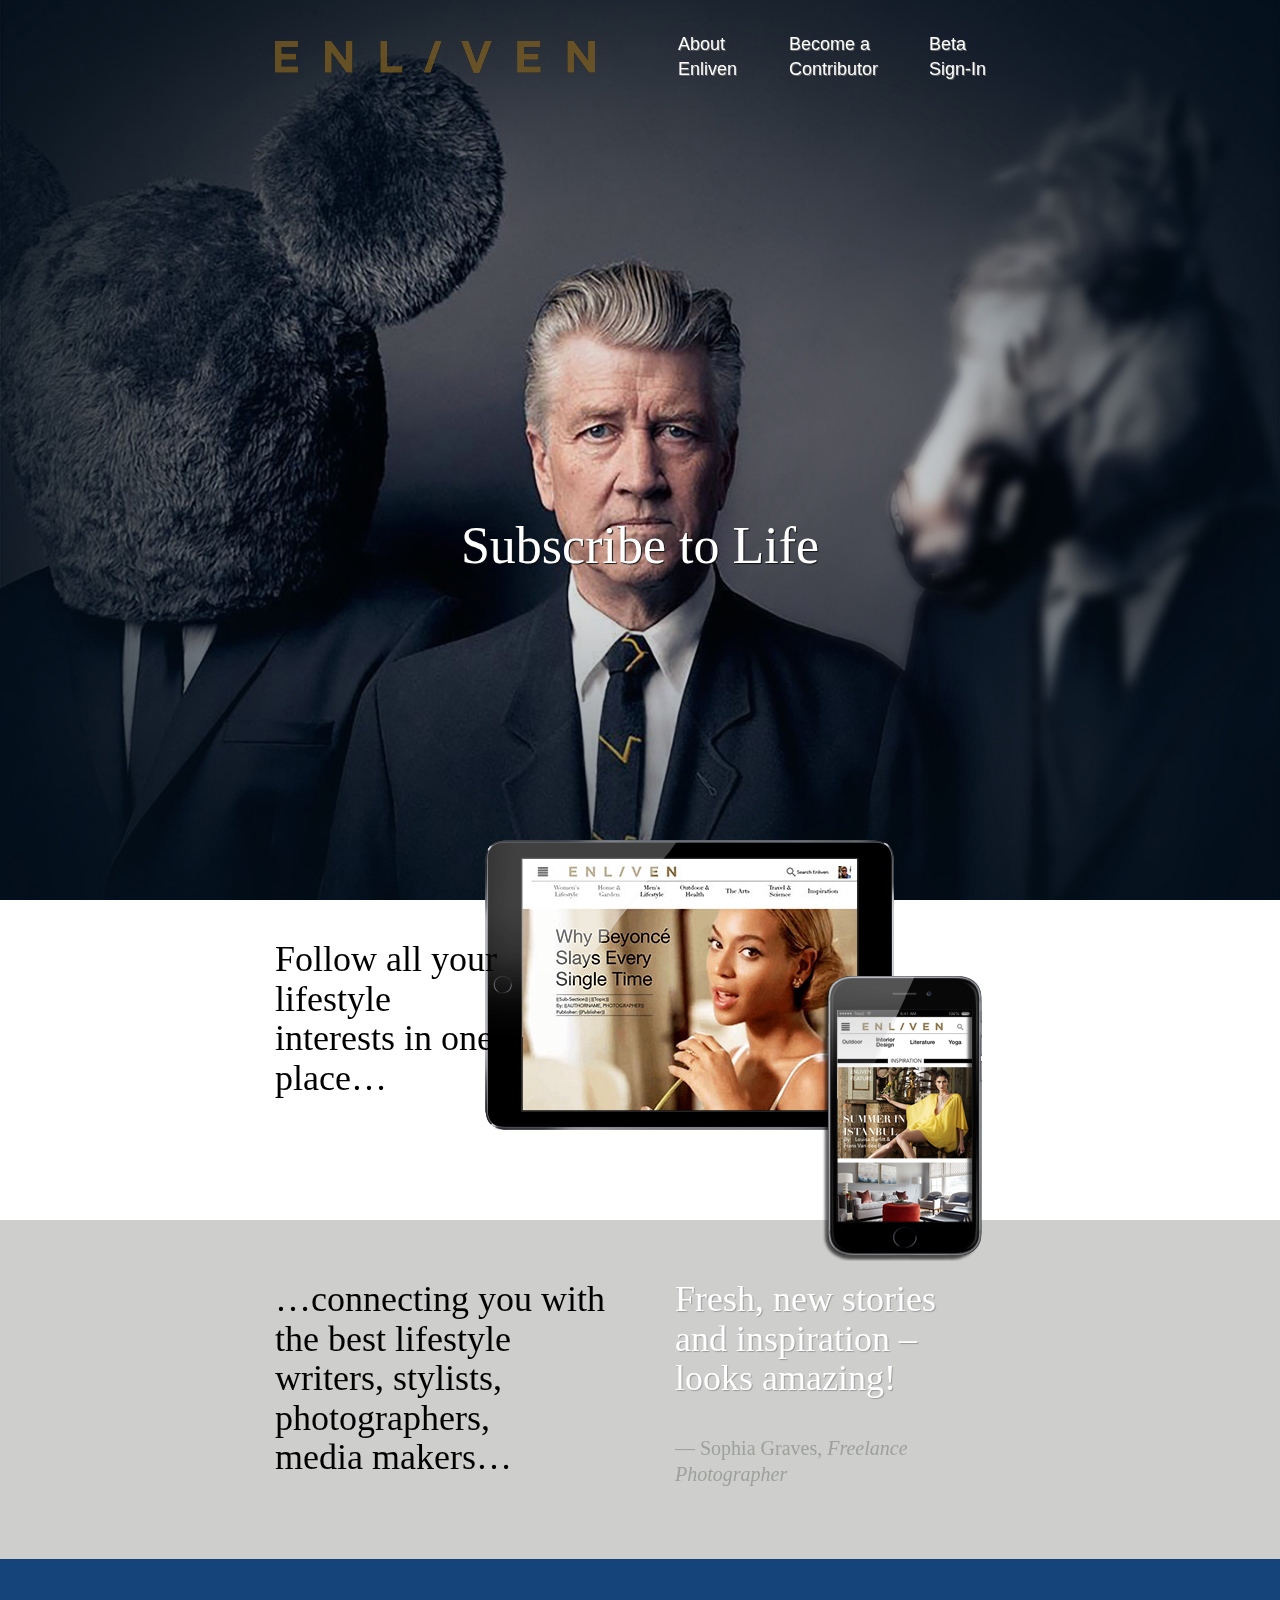
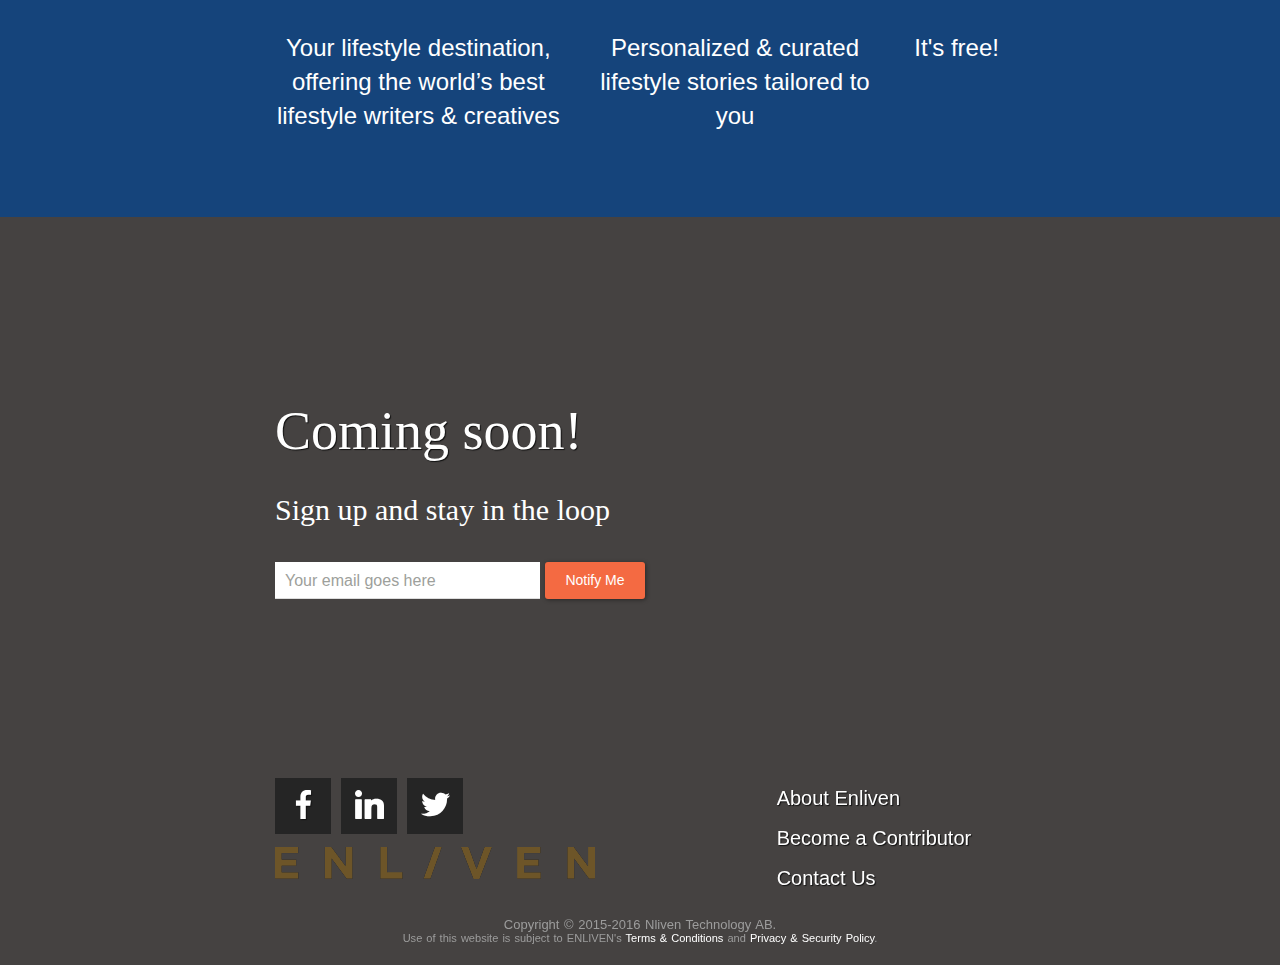
<file: index.html>
<!DOCTYPE html><html lang="en" class="no-js"><head><meta charset="utf-8"><meta name="viewport" content="width=device-width,initial-scale=1"><meta http-equiv="X-UA-Compatible" content="IE=edge"><title>ENLIVEN &ndash; Subscribe to Life</title><meta property="og:type" content="website"><meta property="og:url" content="https://www.enliven.co"><meta name="twitter:site" content="@Enliven"><meta property="og:site_name" content="ENLIVEN – Subscribe to Life"><meta property="og:title" content="ENLIVEN – Subscribe to Life"><meta property="twitter:card" content="summary"><meta property="twitter:title" content="ENLIVEN – Subscribe to Life"><meta name="description" content="ENLIVEN is a personalized lifestyle “magazine” where you can follow or save your favourite topics and styles. Share and interact with your favorite lifestyle writers, photographers, and columnists that challenge and inspire you."><meta property="og:description" content="ENLIVEN is a personalized lifestyle “magazine” where you can follow or save your favourite topics and styles. Share and interact with your favorite lifestyle writers, photographers, and columnists that challenge and inspire you."><meta property="twitter:description" content="ENLIVEN is a personalized lifestyle “magazine” where you can follow or save your favourite topics and styles. Share and interact with your favorite lifestyle writers, photographers, and columnists that challenge and inspire you."><link rel="apple-touch-icon" href="/logo-52a3cb.png"><link rel="shortcut icon" href="/favicon.ico" type="image/x-icon"><meta property="og:image" content="/images/logo-52a3cb.png"><meta property="twitter:image" content="/images/logo-52a3cb.png"><meta name="apple-mobile-web-app-capable" content="yes"><meta name="HandheldFriendly" content="true"><meta name="MobileOptimized" content="width"><link href="//style.enliven.co" rel="dns-prefetch"><link href="//piwik.enliven.co" rel="dns-prefetch"><link href="//cms-embed.enliven.co" rel="dns-prefetch"><link href="//cms.enliven.co" rel="dns-prefetch"><link href="//www.enliven.co" rel="dns-prefetch"><link href="//www.google-analytics.com" rel="dns-prefetch"><link href="//s3.amazonaws.com" rel="dns-prefetch"><link rel="stylesheet" href="/styles/main-96703f64bf.css"><script src="/scripts/vendor/modernizr-272916a077.js"></script></head><body class="page front"><!--[if lt IE 10]>
  <p class="browserupgrade">You are using an <strong>outdated</strong> browser. Please <a href="http://browsehappy.com/">upgrade your browser</a> to improve your experience.</p>
<![endif]--><section id="ext_menu-0" class="mbr-navbar mbr-navbar-freeze mbr-navbar-absolute mbr-navbar-sticky mbr-navbar-auto-collapse top"><nav class="mbr-navbar-section mbr-section navbar navbar-default"><div class="mbr-section-container"><div class="mbr-navbar-container navbar-header container"><div class="mbr-navbar-column mbr-navbar-column-s mbr-navbar-brand"><span class="mbr-navbar-brand-link mbr-brand mbr-brand-inline"><span class="mbr-brand-logo"><a href="/"><img src="/images/enliven-logo.png" alt="Enliven" class="mbr-navbar-brand-img mbr-brand-img"></a></span></span></div><div class="mbr-navbar-hamburger mbr-hamburger"><span class="mbr-hamburger-line"></span></div><div class="mbr-navbar-column mbr-navbar-menu"><nav class="mbr-navbar-menu-box mbr-navbar-menu-box-inline-right"><div class="mbr-navbar-column"><ul class="mbr-navbar-items mbr-navbar-items-right float-left mbr-buttons mbr-buttons-freeze mbr-buttons-right btn-decorator mbr-buttons-active mbr-buttons-only-links nav navbar-nav navbar-right"><li class="mbr-navbar-item"><a href="/about" class="mbr-buttons-link text-black about-link">About Enliven</a></li><li class="mbr-navbar-item"><a href="/become-a-contributor" class="mbr-buttons-link text-black become-link"><span class="text-nowrap">Become a</span> Contributor</a></li><li class="mbr-navbar-item"><a href="/contributor-faq" class="mbr-buttons-link text-black hidden-md hidden-lg">Contributor FAQ</a></li><li class="mbr-navbar-item"><a href="/submission-guidelines" class="mbr-buttons-link text-black hidden-md hidden-lg">Submission Guidelines</a></li><li class="mbr-navbar-item"><a href="/contributor-application-form" class="mbr-buttons-link text-black hidden-md hidden-lg">Contributor Application Form</a></li><li class="mbr-navbar-item"><a href="/join-enliven" class="mbr-buttons-link text-black hidden-md hidden-lg">Join ENLIVEN</a></li><li class="mbr-navbar-item"><a href="//cms.enliven.co/" class="mbr-buttons-link text-black beta-link">Beta <span class="text-nowrap">Sign-In</span></a></li><li class="mbr-navbar-item"><a href="/contact" class="mbr-buttons-link text-black hidden-md hidden-lg">Contact</a></li></ul></div></nav></div></div></div></nav></section><div id="pagepiling" class="front"><div class="section" id="section1"><section class="mbr-box mbr-section mbr-section-relative mbr-section-fixed-size mbr-section-full-height mbr-section-bg-adapted" id="main-container"><div id="background" class="poster"></div><div class="mbr-box-magnet mbr-box-magnet-sm-padding mbr-box-magnet-center-center mbr-after-navbar"><div class="mbr-box-container mbr-section-container container"><div class="mbr-box mbr-box-stretched"><div class="mbr-box-magnet mbr-box-magnet-center-center"><div class="mbr-hero animated fadeInUp text-center"><h1 class="mbr-hero-text">Subscribe <span class="text-nowrap">to Life</span></h1></div></div></div></div></div></section></div><div class="section" id="section2"><section class="mbr-section mbr-section-relative" id="msg-box4-3"><div class="mbr-section-container mbr-section-container-isolated container"><div class="row"><div class="mbr-box mbr-box-fixed mbr-box-adapted"><div class="mbr-box-magnet mbr-class-mbr-box-magnet-center-left col-sm-4 mbr-section-left"><div class="mbr-section-container mbr-section-container-middle"><div class="mbr-header"><h3 class="mbr-header-text">Follow all your lifestyle interests in one <span class="text-nowrap">place…</span></h3></div></div></div><div class="mbr-box-magnet mbr-box-magnet-top-left mbr-section-right mockup-frames col-sm-8"><div class="mbr-figure-container phone-container"><figure class="mbr-figure mbr-figure-adapted mbr-figure-caption-inside-bottom mbr-figure-full-width"><img class="mbr-figure-img frame-phone" src="/images/mockups/frame-phone.png" width="162" height="301" alt="phone"><div class="flex-slider flex-slider-phone" data-slider="phone"><ul class="slides"><li class="flex-slider-slide"><img src="/images/slides/phone-slide-1.png" width="135" height="212" alt=""></li><li class="flex-slider-slide"><img src="/images/slides/phone-slide-2.png" width="135" height="212" alt=""></li><li class="flex-slider-slide"><img src="/images/slides/phone-slide-3.png" width="135" height="212" alt=""></li><li class="flex-slider-slide"><img src="/images/slides/phone-slide-4.png" width="135" height="212" alt=""></li><li class="flex-slider-slide"><img src="/images/slides/phone-slide-5.png" width="135" height="212" alt=""></li></ul></div></figure></div><div class="mbr-figure-container tablet-container"><figure class="mbr-figure mbr-figure-adapted mbr-figure-caption-inside-bottom mbr-figure-full-width"><img class="mbr-figure-img frame-tablet" src="/images/mockups/frame-tablet.png" width="409" height="306" alt="tablet"><div class="flex-slider flex-slider-tablet" data-slider="tablet"><ul class="slides"><li class="flex-slider-slide"><img src="/images/slides/tablet-slide-1.jpg" width="338" height="254" alt=""></li><li class="flex-slider-slide"><img src="/images/slides/tablet-slide-2.jpg" width="338" height="254" alt=""></li><li class="flex-slider-slide"><img src="/images/slides/tablet-slide-3.jpg" width="338" height="254" alt=""></li><li class="flex-slider-slide"><img src="/images/slides/tablet-slide-4.jpg" width="338" height="254" alt=""></li><li class="flex-slider-slide"><img src="/images/slides/tablet-slide-5.jpg" width="338" height="254" alt=""></li><li class="flex-slider-slide"><img src="/images/slides/tablet-slide-6.jpg" width="338" height="254" alt=""></li></ul></div></figure></div></div></div></div></div></section></div><div class="section" id="section3"><section class="mbr-section mbr-section-relative" id="msg-box4-4"><div class="mbr-section-container mbr-section-container-isolated container"><div class="row"><div class="mbr-box mbr-box-fixed mbr-box-adapted"><div class="mbr-box-magnet mbr-box-magnet-top-left col-sm-6 mbr-section-left"><div class="mbr-section-container mbr-section-container-middle"><div class="mbr-header"><h3 class="mbr-header-text"><span class="text-nowrap">…connecting</span> you with the best lifestyle writers, stylists, photographers, <span class="text-nowrap">media makers…</span></h3></div></div></div><div class="mbr-box-magnet mbr-box-magnet-top-left mbr-section-right col-sm-6"><div class="flex-slider flex-slider-quotes" data-slider="quotes"><ul class="slides"><li class="flex-slider-slide"><blockquote><p>ENLIVEN is what I've been needing for years!</p><small>Bill Gray, <cite title="Source Title">Freelance Journalist</cite></small></blockquote></li><li class="flex-slider-slide"><blockquote><p>This is a true game changer for the gig economy.</p><small>Kylie Crawford<cite title="Source Title"></cite></small></blockquote></li><li class="flex-slider-slide"><blockquote><p>Love it – can't wait for the first issue!</p><small>Sandra Myhrberg, <cite title="Source Title">Editor in Chief, Odalisque Magazine</cite></small></blockquote></li><li class="flex-slider-slide"><blockquote><p>Fresh, new stories and inspiration – looks amazing!</p><small>Sophia Graves, <cite title="Source Title">Freelance Photographer</cite></small></blockquote></li><li class="flex-slider-slide"><blockquote><p>ENLIVEN puts the power back in the hands of the people.</p><small>Pamela Wade, <cite title="Source Title">Publisher</cite></small></blockquote></li></ul></div></div></div></div></div></section></div><div class="section" id="section4"><section class="mbr-section-container mbr-section-container-isolated container"><div class="row"><div class="col-md-5"><h4 class="lead">Your lifestyle destination, offering the world’s best lifestyle writers &amp; creatives</h4></div><div class="col-md-5"><h4 class="lead">Personalized &amp; curated lifestyle stories tailored to you</h4></div><div class="col-md-2"><h4 class="lead">It's free!</h4></div></div></section></div><section class="section mbr-section mbr-section--relative mbr-section--fixed-size mbr-parallax-background" id="section5"><div class="mbr-section-container mbr-section-container--std-padding container"><div class="row"><div class="mbr-header mbr-header--center mbr-header--std-padding"><h1 class="text-coming-soon">Coming soon!</h1><h3 class="text-sign-up">Sign up and stay <span class="text-nowrap">in the loop</span></h3></div></div><div class="mc_embed_signup custom-mc_embed_signup_scroll"><!-- Begin MailChimp Signup Form --><form action="//enliven.us13.list-manage.com/subscribe/post?u=26bdde73cd2b2aa42aceb57fe&amp;id=50bfc63b1c" method="post" id="mc-embedded-subscribe-form" name="mc-embedded-subscribe-form" class="validate js-subscribe-form" novalidate><fieldset class="form-inline form-horizontal mc-field-group"><div class="form-group form-group-email"><label class="sr-only" for="textinput">Email address</label><input id="textinput" type="email" value="" placeholder="Your email goes here" name="EMAIL" class="form-control required email input-md" id="mce-EMAIL"></div><div class="form-group"><button id="singlebutton3" name="singlebutton" tabindex="0" name="subscribe" class="btn btn-warning">Notify Me</button></div></fieldset><div class="mce-responses"><div class="response js-error-message" id="mce-error-response" style="display:none"></div><div class="response js-success-message" id="mce-success-response" style="display:none"></div></div><div style="position: absolute; left: -5000px" aria-hidden="true"><input type="text" name="b_26bdde73cd2b2aa42aceb57fe_50bfc63b1c" tabindex="-1" value=""></div></form><!--End mc_embed_signup--></div></div></section></div><footer id="section6" class="section footer"><div id="custom-html-226"><section id="social-buttons1-10" class="mbr-section mbr-section-relative mbr-section-fixed-size"><div class="mbr-section-container container"><div class="row"><div class="col-sm-8"><div class="row"><div class="mbr-social-icons"><div data-counters="false" class="mbr-social-likes social-likes_style-2"><div title="Share link on Facebook" class="mbr-social-icons-icon social-likes-icon facebook socicon-bg-facebook"><a href="https://www.facebook.com/Enlivenmagazine/" target="_blank" class="socicon socicon-facebook"></a></div><div title="Share link on Google+" class="mbr-social-icons-icon social-likes-icon plusone socicon-bg-linkedin"><i href="#" target="_blank" class="socicon socicon-linkedin"></i></div><div title="Share link on Twitter" class="mbr-social-icons-icon social-likes-icon twitter socicon-bg-twitter"><i href="#" target="_blank" class="socicon socicon-twitter"></i></div></div></div></div><div class="mbr-contacts mbr-contacts--wysiwyg row"><div><a href="/"><img src="/images/enliven-logo-footer.png" class="mbr-contacts-img mbr-contacts-img--left"></a></div></div></div><div class="col-sm-4"><ul class="mbr-contacts-list"><li><a href="/about" class="mbr-contacts-link text-gray">About Enliven</a></li><li><a href="/become-a-contributor" class="mbr-contacts-link text-gray"><span class="text-nowrap">Become a</span> Contributor</a></li><li><a href="/contact" class="mbr-contacts-link text-gray">Contact Us</a></li></ul></div></div></div></section></div></footer><footer class="mbr-section mbr-section--relative mbr-section--fixed-size"><div class="mbr-section-container container"><div class="mbr-footer mbr-footer--wysiwyg"><p class="mbr-footer-copyright text-center">Copyright &copy; 2015-2016 Nliven Technology AB.</p><p class="mbr-footer-copyright text-center"><small>Use of this website is subject to ENLIVEN's <a href="/terms-conditions">Terms &amp; Conditions</a> and <a href="/privacy-security">Privacy &amp; Security Policy</a>.</small></p></div></div></footer><!-- Google Analytics --><script>(function(b, o, i, l, e, r) {
    b.GoogleAnalyticsObject = l;
    b[l] || (b[l] =
      function() {
        (b[l].q = b[l].q || []).push(arguments)
      });
    b[l].l = +new Date;
    e = o.createElement(i);
    r = o.getElementsByTagName(i)[0];
    e.src = '//www.google-analytics.com/analytics.js';
    r.parentNode.insertBefore(e, r)
  }(window, document, 'script', 'ga'));
  ga('create', 'UA-72026616-1');
  ga('send', 'pageview');</script><!-- End Google Analytics Code --><!-- Piwik --><script type="text/javascript">var _paq = _paq || [];
  _paq.push(["setDomains", ["*.www.enliven.co"]]);
  _paq.push(['trackPageView']);
  _paq.push(['enableLinkTracking']);
  (function() {
    var u="//piwik.enliven.co/";
    _paq.push(['setTrackerUrl', u+'piwik.php']);
    _paq.push(['setSiteId', 1]);
    var d=document, g=d.createElement('script'), s=d.getElementsByTagName('script')[0];
    g.type='text/javascript'; g.async=true; g.defer=true; g.src=u+'piwik.js'; s.parentNode.insertBefore(g,s);
  })();</script><noscript><p><img src="//piwik.enliven.co/piwik.php?idsite=1" style="border:0" alt=""></p></noscript><!-- End Piwik Code --><script src="/scripts/vendor-3f0e1a65cd.js"></script><script src="/scripts/plugins-2d089c7f19.js"></script><script src="//s3.amazonaws.com/downloads.mailchimp.com/js/mc-validate.js" async=""></script><script src="/scripts/main-6ea86807e6.js"></script></body></html>
</file>
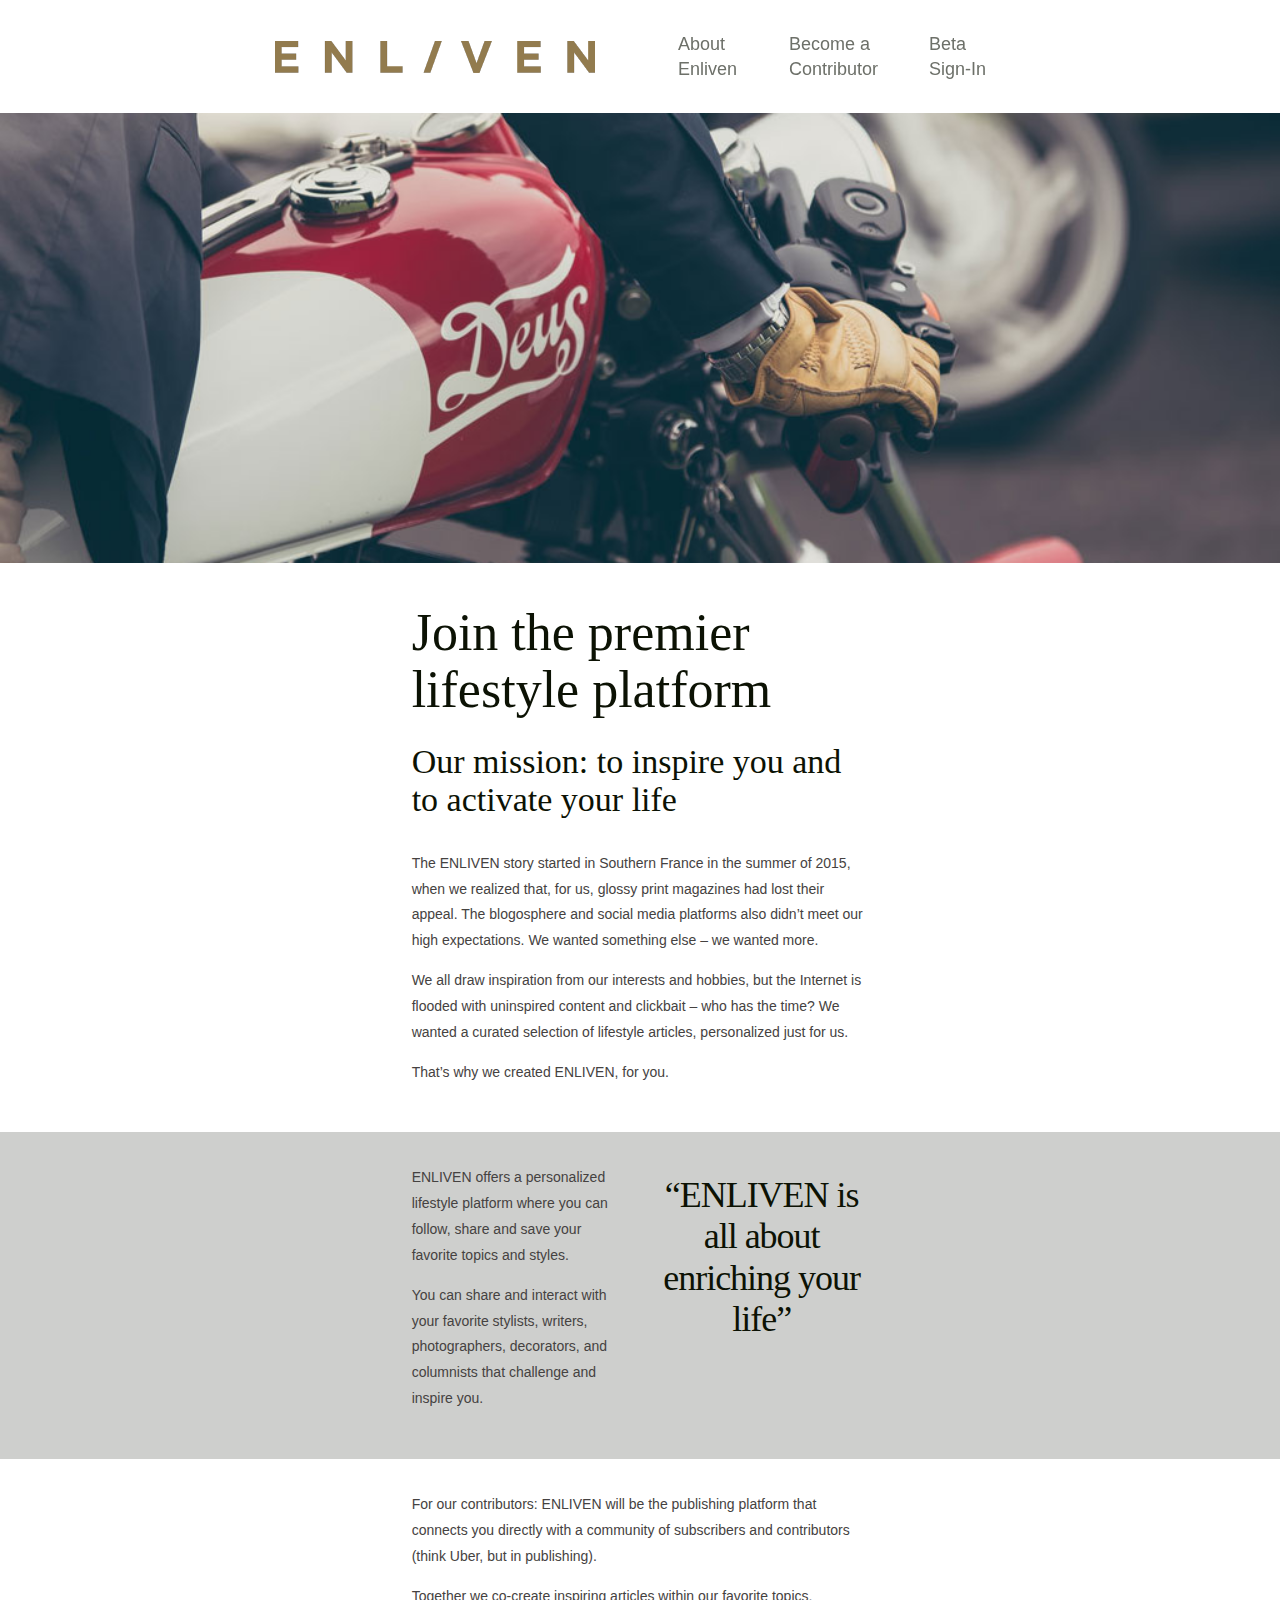
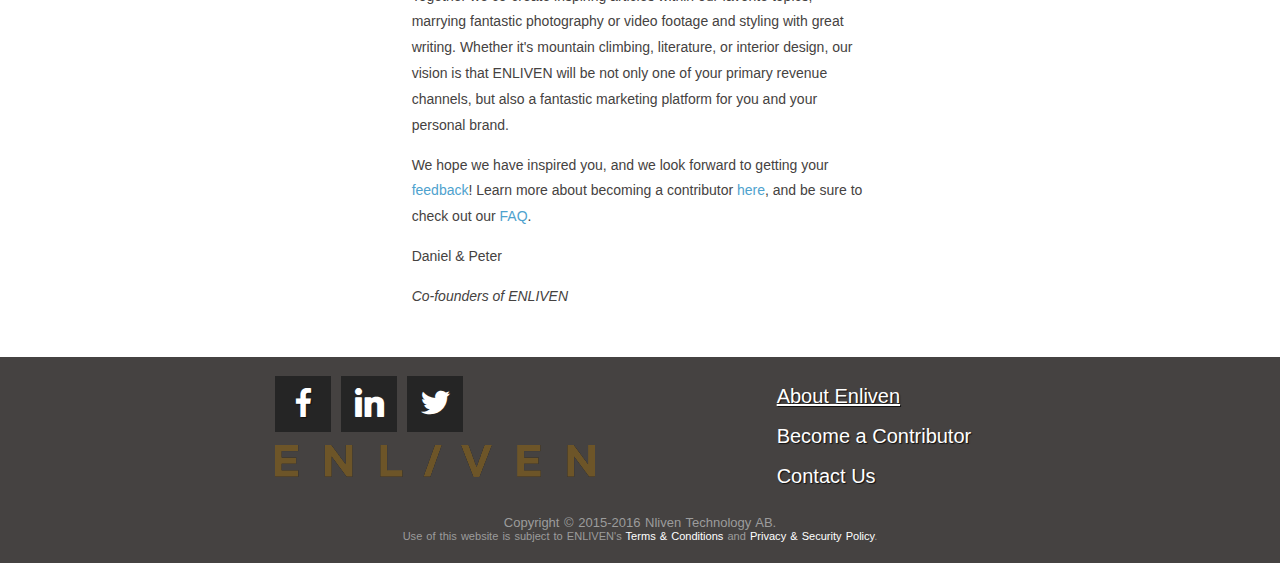
<file: about/index.html>
<!DOCTYPE html><html lang="en" class="no-js"><head><meta charset="utf-8"><meta name="viewport" content="width=device-width,initial-scale=1"><meta http-equiv="X-UA-Compatible" content="IE=edge"><title>ENLIVEN &ndash; About ENLIVEN</title><meta property="og:type" content="website"><meta property="og:url" content="https://www.enliven.co"><meta name="twitter:site" content="@Enliven"><meta property="og:site_name" content="ENLIVEN – About ENLIVEN"><meta property="og:title" content="ENLIVEN – About ENLIVEN"><meta property="twitter:card" content="summary"><meta property="twitter:title" content="ENLIVEN – About ENLIVEN"><meta name="description" content="ENLIVEN is a personalized lifestyle “magazine” where you can follow or save your favourite topics and styles. Share and interact with your favorite lifestyle writers, photographers, and columnists that challenge and inspire you."><meta property="og:description" content="ENLIVEN is a personalized lifestyle “magazine” where you can follow or save your favourite topics and styles. Share and interact with your favorite lifestyle writers, photographers, and columnists that challenge and inspire you."><meta property="twitter:description" content="ENLIVEN is a personalized lifestyle “magazine” where you can follow or save your favourite topics and styles. Share and interact with your favorite lifestyle writers, photographers, and columnists that challenge and inspire you."><link rel="apple-touch-icon" href="/logo-52a3cb.png"><link rel="shortcut icon" href="/favicon.ico" type="image/x-icon"><meta property="og:image" content="/images/logo-52a3cb.png"><meta property="twitter:image" content="/images/logo-52a3cb.png"><meta name="apple-mobile-web-app-capable" content="yes"><meta name="HandheldFriendly" content="true"><meta name="MobileOptimized" content="width"><link href="//style.enliven.co" rel="dns-prefetch"><link href="//piwik.enliven.co" rel="dns-prefetch"><link href="//cms-embed.enliven.co" rel="dns-prefetch"><link href="//cms.enliven.co" rel="dns-prefetch"><link href="//www.enliven.co" rel="dns-prefetch"><link href="//www.google-analytics.com" rel="dns-prefetch"><link href="//s3.amazonaws.com" rel="dns-prefetch"><link rel="stylesheet" href="/styles/main-96703f64bf.css"><script src="/scripts/vendor/modernizr-272916a077.js"></script></head><body class="page about"><!--[if lt IE 10]>
  <p class="browserupgrade">You are using an <strong>outdated</strong> browser. Please <a href="http://browsehappy.com/">upgrade your browser</a> to improve your experience.</p>
<![endif]--><section id="ext_menu-0" class="mbr-navbar mbr-navbar-freeze mbr-navbar-absolute mbr-navbar-sticky mbr-navbar-auto-collapse top"><nav class="mbr-navbar-section mbr-section navbar navbar-default"><div class="mbr-section-container"><div class="mbr-navbar-container navbar-header container"><div class="mbr-navbar-column mbr-navbar-column-s mbr-navbar-brand"><span class="mbr-navbar-brand-link mbr-brand mbr-brand-inline"><span class="mbr-brand-logo"><a href="/"><img src="/images/enliven-logo.png" alt="Enliven" class="mbr-navbar-brand-img mbr-brand-img"></a></span></span></div><div class="mbr-navbar-hamburger mbr-hamburger"><span class="mbr-hamburger-line"></span></div><div class="mbr-navbar-column mbr-navbar-menu"><nav class="mbr-navbar-menu-box mbr-navbar-menu-box-inline-right"><div class="mbr-navbar-column"><ul class="mbr-navbar-items mbr-navbar-items-right float-left mbr-buttons mbr-buttons-freeze mbr-buttons-right btn-decorator mbr-buttons-active mbr-buttons-only-links nav navbar-nav navbar-right"><li class="mbr-navbar-item"><a href="/about" class="mbr-buttons-link text-black about-link active">About Enliven</a></li><li class="mbr-navbar-item"><a href="/become-a-contributor" class="mbr-buttons-link text-black become-link"><span class="text-nowrap">Become a</span> Contributor</a></li><li class="mbr-navbar-item"><a href="/contributor-faq" class="mbr-buttons-link text-black hidden-md hidden-lg">Contributor FAQ</a></li><li class="mbr-navbar-item"><a href="/submission-guidelines" class="mbr-buttons-link text-black hidden-md hidden-lg">Submission Guidelines</a></li><li class="mbr-navbar-item"><a href="/contributor-application-form" class="mbr-buttons-link text-black hidden-md hidden-lg">Contributor Application Form</a></li><li class="mbr-navbar-item"><a href="/join-enliven" class="mbr-buttons-link text-black hidden-md hidden-lg">Join ENLIVEN</a></li><li class="mbr-navbar-item"><a href="//cms.enliven.co/" class="mbr-buttons-link text-black beta-link">Beta <span class="text-nowrap">Sign-In</span></a></li><li class="mbr-navbar-item"><a href="/contact" class="mbr-buttons-link text-black hidden-md hidden-lg">Contact</a></li></ul></div></nav></div></div></div></nav></section><div class="hero about"><div class="container"></div></div><section class="bkg16"><div class="container"><div class="row"><div class="col-md-8 col-md-offset-2"><h2 class="title" id="join-the-premier-lifestyle-platform">Join the premier lifestyle platform</h2><h3 id="our-mission-is-to-inspire-and-activate-your-life">Our mission: <span class="mission">to inspire you and to activate your life</span></h3><p>The ENLIVEN story started in Southern France in the summer of 2015, when we realized that, for us, glossy print magazines had lost their appeal. The blogosphere and social media platforms also didn’t meet our high expectations. We wanted something else – we wanted more.</p><p>We all draw inspiration from our interests and hobbies, but the Internet is flooded with uninspired content and clickbait – who has the time? We wanted a curated selection of lifestyle articles, personalized just for us.</p><p>That’s why we created ENLIVEN, for you.</p></div></div></div></section><section class="bkg15"><div class="container"><div class="row"><div class="col-md-4 col-md-offset-2"><p>ENLIVEN offers a personalized lifestyle platform where you can follow, share and save your favorite topics and styles.</p><p>You can share and interact with your favorite stylists, writers, photographers, decorators, and columnists that challenge and inspire you.</p></div><div class="col-md-4"><blockquote><h2>&ldquo;ENLIVEN is all about enriching your life&rdquo;</h2></blockquote></div></div></div></section><section class="bkg17"><div class="container"><div class="row"><div class="col-md-8 col-md-offset-2"><p><strong>For our contributors:</strong> ENLIVEN will be the publishing platform that connects you directly with a community of subscribers and contributors (think Uber, but in publishing).</p><p>Together we co-create inspiring articles within our favorite topics, marrying fantastic photography or video footage and styling with great writing. Whether it's mountain climbing, literature, or interior design, our vision is that ENLIVEN will be not only one of your primary revenue channels, but also a fantastic marketing platform for you and your personal brand.</p><p>We hope we have inspired you, and we look forward to getting your <a href="/contact">feedback</a>! Learn more about becoming a contributor <a href="/become-a-contributor/">here</a>, and be sure to check out our <a href="/contributor-faq/">FAQ</a>.</p><p>Daniel &amp; Peter</p><p><em>Co-founders of ENLIVEN</em></p></div></div></div></section><footer id="section6" class="section footer"><div id="custom-html-226"><section id="social-buttons1-10" class="mbr-section mbr-section-relative mbr-section-fixed-size"><div class="mbr-section-container container"><div class="row"><div class="col-sm-8"><div class="row"><div class="mbr-social-icons"><div data-counters="false" class="mbr-social-likes social-likes_style-2"><div title="Share link on Facebook" class="mbr-social-icons-icon social-likes-icon facebook socicon-bg-facebook"><a href="https://www.facebook.com/Enlivenmagazine/" target="_blank" class="socicon socicon-facebook"></a></div><div title="Share link on Google+" class="mbr-social-icons-icon social-likes-icon plusone socicon-bg-linkedin"><i href="#" target="_blank" class="socicon socicon-linkedin"></i></div><div title="Share link on Twitter" class="mbr-social-icons-icon social-likes-icon twitter socicon-bg-twitter"><i href="#" target="_blank" class="socicon socicon-twitter"></i></div></div></div></div><div class="mbr-contacts mbr-contacts--wysiwyg row"><div><a href="/"><img src="/images/enliven-logo-footer.png" class="mbr-contacts-img mbr-contacts-img--left"></a></div></div></div><div class="col-sm-4"><ul class="mbr-contacts-list"><li><a href="/about" class="mbr-contacts-link text-gray active">About Enliven</a></li><li><a href="/become-a-contributor" class="mbr-contacts-link text-gray"><span class="text-nowrap">Become a</span> Contributor</a></li><li><a href="/contact" class="mbr-contacts-link text-gray">Contact Us</a></li></ul></div></div></div></section></div></footer><footer class="mbr-section mbr-section--relative mbr-section--fixed-size"><div class="mbr-section-container container"><div class="mbr-footer mbr-footer--wysiwyg"><p class="mbr-footer-copyright text-center">Copyright &copy; 2015-2016 Nliven Technology AB.</p><p class="mbr-footer-copyright text-center"><small>Use of this website is subject to ENLIVEN's <a href="/terms-conditions">Terms &amp; Conditions</a> and <a href="/privacy-security">Privacy &amp; Security Policy</a>.</small></p></div></div></footer><!-- Google Analytics --><script>(function(b, o, i, l, e, r) {
    b.GoogleAnalyticsObject = l;
    b[l] || (b[l] =
      function() {
        (b[l].q = b[l].q || []).push(arguments)
      });
    b[l].l = +new Date;
    e = o.createElement(i);
    r = o.getElementsByTagName(i)[0];
    e.src = '//www.google-analytics.com/analytics.js';
    r.parentNode.insertBefore(e, r)
  }(window, document, 'script', 'ga'));
  ga('create', 'UA-72026616-1');
  ga('send', 'pageview');</script><!-- End Google Analytics Code --><!-- Piwik --><script type="text/javascript">var _paq = _paq || [];
  _paq.push(["setDomains", ["*.www.enliven.co"]]);
  _paq.push(['trackPageView']);
  _paq.push(['enableLinkTracking']);
  (function() {
    var u="//piwik.enliven.co/";
    _paq.push(['setTrackerUrl', u+'piwik.php']);
    _paq.push(['setSiteId', 1]);
    var d=document, g=d.createElement('script'), s=d.getElementsByTagName('script')[0];
    g.type='text/javascript'; g.async=true; g.defer=true; g.src=u+'piwik.js'; s.parentNode.insertBefore(g,s);
  })();</script><noscript><p><img src="//piwik.enliven.co/piwik.php?idsite=1" style="border:0" alt=""></p></noscript><!-- End Piwik Code --><script src="/scripts/vendor-3f0e1a65cd.js"></script><script src="/scripts/plugins-2d089c7f19.js"></script><script src="/scripts/main-6ea86807e6.js"></script></body></html>
</file>
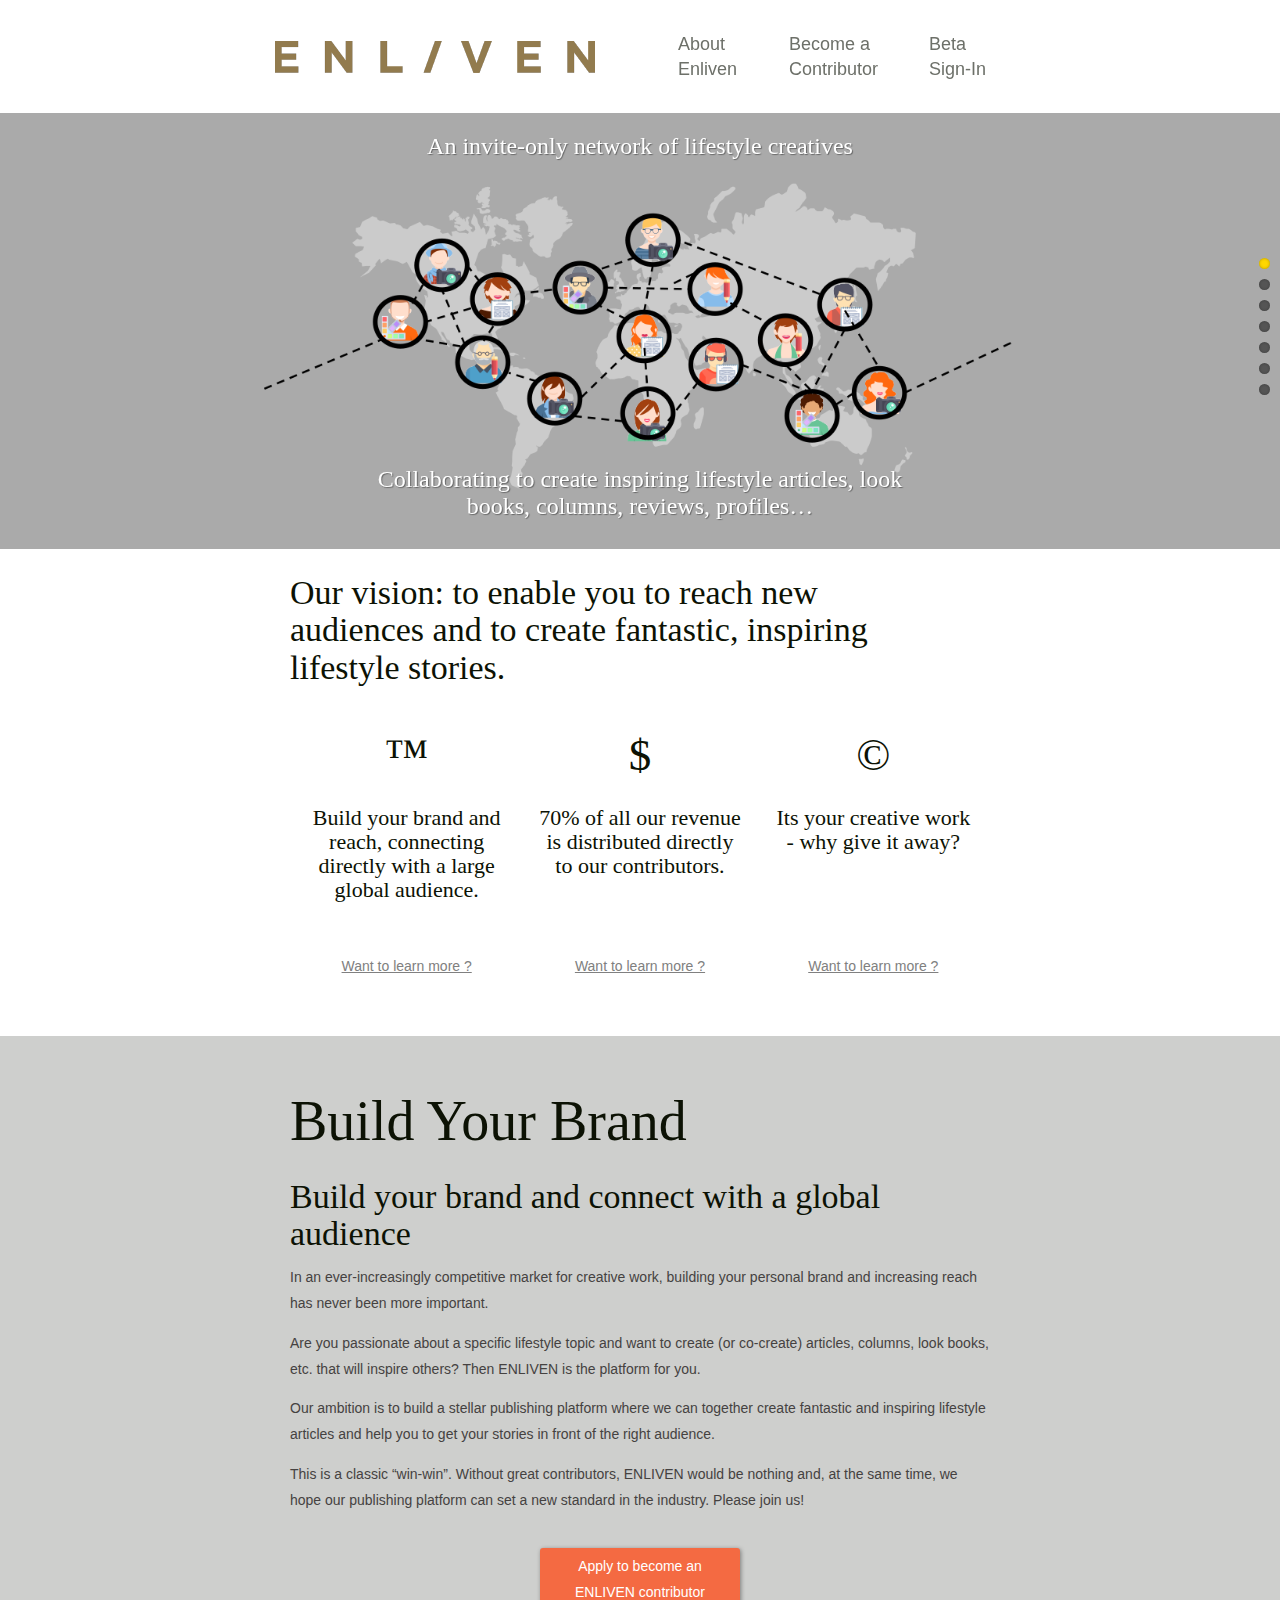
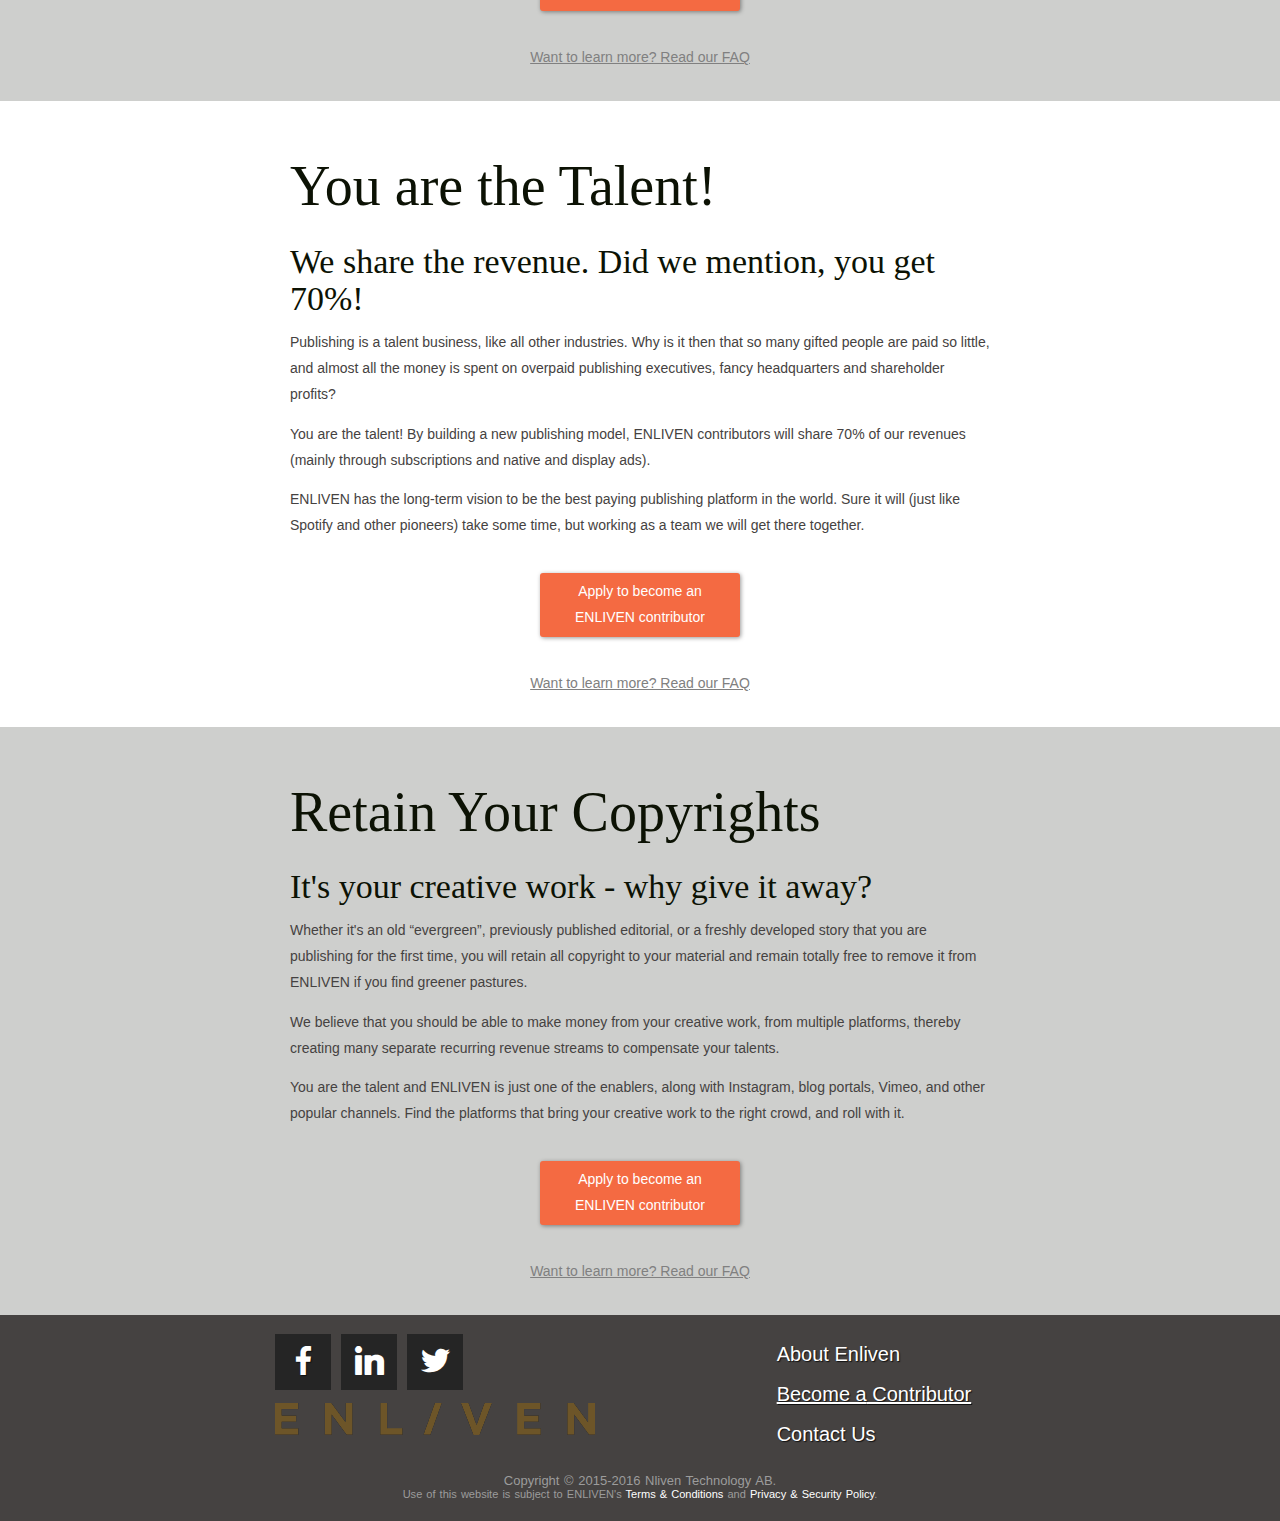
<file: become-a-contributor/index.html>
<!DOCTYPE html><html lang="en" class="no-js"><head><meta charset="utf-8"><meta name="viewport" content="width=device-width,initial-scale=1"><meta http-equiv="X-UA-Compatible" content="IE=edge"><title>ENLIVEN &ndash; Become a Contributor</title><meta property="og:type" content="website"><meta property="og:url" content="https://www.enliven.co"><meta name="twitter:site" content="@Enliven"><meta property="og:site_name" content="ENLIVEN – Become a Contributor"><meta property="og:title" content="ENLIVEN – Become a Contributor"><meta property="twitter:card" content="summary"><meta property="twitter:title" content="ENLIVEN – Become a Contributor"><meta name="description" content="ENLIVEN is a personalized lifestyle “magazine” where you can follow or save your favourite topics and styles. Share and interact with your favorite lifestyle writers, photographers, and columnists that challenge and inspire you."><meta property="og:description" content="ENLIVEN is a personalized lifestyle “magazine” where you can follow or save your favourite topics and styles. Share and interact with your favorite lifestyle writers, photographers, and columnists that challenge and inspire you."><meta property="twitter:description" content="ENLIVEN is a personalized lifestyle “magazine” where you can follow or save your favourite topics and styles. Share and interact with your favorite lifestyle writers, photographers, and columnists that challenge and inspire you."><link rel="apple-touch-icon" href="/logo-52a3cb.png"><link rel="shortcut icon" href="/favicon.ico" type="image/x-icon"><meta property="og:image" content="/images/logo-52a3cb.png"><meta property="twitter:image" content="/images/logo-52a3cb.png"><meta name="apple-mobile-web-app-capable" content="yes"><meta name="HandheldFriendly" content="true"><meta name="MobileOptimized" content="width"><link href="//style.enliven.co" rel="dns-prefetch"><link href="//piwik.enliven.co" rel="dns-prefetch"><link href="//cms-embed.enliven.co" rel="dns-prefetch"><link href="//cms.enliven.co" rel="dns-prefetch"><link href="//www.enliven.co" rel="dns-prefetch"><link href="//www.google-analytics.com" rel="dns-prefetch"><link href="//s3.amazonaws.com" rel="dns-prefetch"><link rel="stylesheet" href="/styles/main-96703f64bf.css"><script src="/scripts/vendor/modernizr-272916a077.js"></script></head><body class="page become-a-contributor"><!--[if lt IE 10]>
  <p class="browserupgrade">You are using an <strong>outdated</strong> browser. Please <a href="http://browsehappy.com/">upgrade your browser</a> to improve your experience.</p>
<![endif]--><section id="ext_menu-0" class="mbr-navbar mbr-navbar-freeze mbr-navbar-absolute mbr-navbar-sticky mbr-navbar-auto-collapse top"><nav class="mbr-navbar-section mbr-section navbar navbar-default"><div class="mbr-section-container"><div class="mbr-navbar-container navbar-header container"><div class="mbr-navbar-column mbr-navbar-column-s mbr-navbar-brand"><span class="mbr-navbar-brand-link mbr-brand mbr-brand-inline"><span class="mbr-brand-logo"><a href="/"><img src="/images/enliven-logo.png" alt="Enliven" class="mbr-navbar-brand-img mbr-brand-img"></a></span></span></div><div class="mbr-navbar-hamburger mbr-hamburger"><span class="mbr-hamburger-line"></span></div><div class="mbr-navbar-column mbr-navbar-menu"><nav class="mbr-navbar-menu-box mbr-navbar-menu-box-inline-right"><div class="mbr-navbar-column"><ul class="mbr-navbar-items mbr-navbar-items-right float-left mbr-buttons mbr-buttons-freeze mbr-buttons-right btn-decorator mbr-buttons-active mbr-buttons-only-links nav navbar-nav navbar-right"><li class="mbr-navbar-item"><a href="/about" class="mbr-buttons-link text-black about-link">About Enliven</a></li><li class="mbr-navbar-item"><a href="/become-a-contributor" class="mbr-buttons-link text-black become-link active"><span class="text-nowrap">Become a</span> Contributor</a></li><li class="mbr-navbar-item"><a href="/contributor-faq" class="mbr-buttons-link text-black hidden-md hidden-lg">Contributor FAQ</a></li><li class="mbr-navbar-item"><a href="/submission-guidelines" class="mbr-buttons-link text-black hidden-md hidden-lg">Submission Guidelines</a></li><li class="mbr-navbar-item"><a href="/contributor-application-form" class="mbr-buttons-link text-black hidden-md hidden-lg">Contributor Application Form</a></li><li class="mbr-navbar-item"><a href="/join-enliven" class="mbr-buttons-link text-black hidden-md hidden-lg">Join ENLIVEN</a></li><li class="mbr-navbar-item"><a href="//cms.enliven.co/" class="mbr-buttons-link text-black beta-link">Beta <span class="text-nowrap">Sign-In</span></a></li><li class="mbr-navbar-item"><a href="/contact" class="mbr-buttons-link text-black hidden-md hidden-lg">Contact</a></li></ul></div></nav></div></div></div></nav></section><div class="hero become-a-contributor"><div class="container"></div><div class="flex-slider" data-slider=""><ul class="slides centered"><li class="flex-slider-slide slide-1"><div class="slide-bg"><img class="slide slide-1" src="/images/slides/become-slide-1.png" width="962" height="391" alt=""></div><div class="slide-text p1"><h4>An invite-only network of lifestyle creatives</h4></div><div class="slide-text p2"><h4>Collaborating to create inspiring lifestyle articles, look books, columns, reviews, profiles&hellip;</h4></div></li><li class="flex-slider-slide slide-2"><div class="row"><div class="col-sm-6 slide-bg"><img class="slide slide-2" src="/images/slides/become-slide-2.png" width="314" height="441" alt=""></div><div class="col-sm-5 slide-text"><div><h3>You are an established ENLIVEN contributor passionate about interior design and&nbsp;architecture.</h3><h3>You have an idea for an&nbsp;article.</h3></div></div></div></li><li class="flex-slider-slide slide-3"><div class="row"><div class="col-sm-6 slide-bg"><img class="slide slide-3" src="/images/slides/become-slide-3.png" width="493" height="441" alt=""></div><div class="col-sm-5 slide-text"><div><h3>Depending on your skill set and article format, you either create the article yourself or form a team with other ENLIVEN contributors.</h3><h3>The team leader decides on an appropriate revenue&nbsp;share.</h3></div></div></div></li><li class="flex-slider-slide slide-4"><div class="row"><div class="col-sm-6 slide-bg"><img class="slide slide-4" src="/images/slides/become-slide-4.png" width="440" height="441" alt=""></div><div class="col-sm-5 slide-text"><div><h3>The article is created by the team with our easy to use online editorial&nbsp;tools.</h3><h3>Together with ENLIVEN editors, the article is fine-tuned and then&nbsp;published.</h3></div></div></div></li><li class="flex-slider-slide slide-5"><div class="row"><div class="col-sm-6 slide-bg"><img class="slide slide-5" src="/images/slides/become-slide-5.png" width="496" height="441" alt=""></div><div class="col-sm-5 slide-text"><div><h3>We market and distribute your article on ENLIVEN, social media and other relevant&nbsp;channels.</h3><h3>We also coordinate brand collaborations and ad sales to promote and support your&nbsp;article.</h3></div></div></div></li><li class="flex-slider-slide slide-6"><div class="row"><div class="col-sm-6 slide-bg"><img class="slide slide-6" src="/images/slides/become-slide-6.png" width="583" height="441" alt=""></div><div class="col-sm-5 slide-text"><div><h3>ENLIVEN's recommendation algorithms ensure that your article is put in front of the right&nbsp;audience.</h3><h3>Your story will be shown to ENLIVEN subscribers who follow related topics, influencers and stories.</h3></div></div></div></li><li class="flex-slider-slide slide-7"><div class="row"><div class="col-sm-6 slide-bg"><img class="slide slide-7" src="/images/slides/become-slide-7.png" width="480" height="441" alt=""></div><div class="col-sm-5 slide-text"><div><h3>Revenue is shared – contributors retain 60% and editors 10% of total revenues stemming from the article that you&nbsp;created.</h3><h3>ENLIVEN retains 30% to finance our growth, ad sales, marketing, technology, <em class="text-nowrap">et cetera</em>.</h3></div></div></div></li></ul></div></div><section class="features"><div class="container"><h3 id="our-vision">Our vision: <span class="vision">to enable you to reach new audiences and to create fantastic, inspiring lifestyle stories.</span></h3><div class="row responsive-table"><div class="col-md-4 text-center table-cell"><div class="align-top"><h2>&trade;</h2><h3>Build your brand and reach, connecting directly with a large global&nbsp;audience.</h3></div><div class="align-bottom"><a href="#build-your-brand" title="Build Your Brand">Want to learn more ?</a></div></div><div class="col-md-4 text-center table-cell"><div class="align-top"><h2>$</h2><h3>70% of all our revenue is distributed directly to our&nbsp;contributors.</h3></div><div class="align-bottom"><a href="#you-are-the-talent" title="You are the Talent!">Want to learn more ?</a></div></div><div class="col-md-4 text-center table-cell"><div class="align-top"><h2>&copy;</h2><h3>Its your creative work - why give it away?</h3></div><div class="align-bottom"><a href="#retain-your-copyrights" title="Retain Your Copyrights">Want to learn more ?</a></div></div></div></div></section><section class="bkg12" id="build-your-brand"><div class="container"><h1>Build Your Brand</h1><h3 id="build-your-brand-and-connect-with-a-global-audience">Build your brand and connect with a global audience</h3><p>In an ever-increasingly competitive market for creative work, building your personal brand and increasing reach has never been more important.</p><p>Are you passionate about a specific lifestyle topic and want to create (or co-create) articles, columns, look books, etc. that will inspire others? Then ENLIVEN is the platform for you.</p><p>Our ambition is to build a stellar publishing platform where we can together create fantastic and inspiring lifestyle articles and help you to get your stories in front of the right audience.</p><p>This is a classic &ldquo;win-win&rdquo;. Without great contributors, ENLIVEN would be nothing and, at the same time, we hope our publishing platform can set a new standard in the industry. Please join us!</p><div class="text-center cta"><a class="btn btn-warning" href="/contributor-application-form"><span class="text-nowrap">Apply to become an</span> <span class="text-nowrap">ENLIVEN contributor</span></a></div><div class="text-center"><a class="agrey" href="/contributor-faq">Want to learn more? Read our FAQ</a></div></div></section><section class="bkg14" id="you-are-the-talent"><div class="container"><h1>You are the Talent!</h1><h3 id="we-share-the-revenue">We share the revenue. Did we mention, you get 70%!</h3><p>Publishing is a talent business, like all other industries. Why is it then that so many gifted people are paid so little, and almost all the money is spent on overpaid publishing executives, fancy headquarters and shareholder profits?</p><p>You are the talent! By building a new publishing model, ENLIVEN contributors will share 70% of our revenues (mainly through subscriptions and native and display ads).</p><p>ENLIVEN has the long-term vision to be the best paying publishing platform in the world. Sure it will (just like Spotify and other pioneers) take some time, but working as a team we will get there together.</p><div class="text-center cta"><a class="btn btn-warning" href="/contributor-application-form"><span class="text-nowrap">Apply to become an</span> <span class="text-nowrap">ENLIVEN contributor</span></a></div><div class="text-center"><a class="agrey" href="/contributor-faq">Want to learn more? Read our FAQ</a></div></div></section><section class="bkg12" id="retain-your-copyrights"><div class="container"><h1>Retain Your Copyrights</h1><h3 id="creative-work">It's your creative work - why give it away?</h3><p>Whether it's an old &ldquo;evergreen&rdquo;, previously published editorial, or a freshly developed story that you are publishing for the first time, you will retain all copyright to your material and remain totally free to remove it from ENLIVEN if you find greener pastures.</p><p>We believe that you should be able to make money from your creative work, from multiple platforms, thereby creating many separate recurring revenue streams to compensate your talents.</p><p>You are the talent and ENLIVEN is just one of the enablers, along with Instagram, blog portals, Vimeo, and other popular channels. Find the platforms that bring your creative work to the right crowd, and roll with it.</p><div class="text-center cta"><a class="btn btn-warning" href="/contributor-application-form"><span class="text-nowrap">Apply to become an</span> <span class="text-nowrap">ENLIVEN contributor</span></a></div><div class="text-center"><a class="agrey" href="/contributor-faq">Want to learn more? Read our FAQ</a></div></div></section><footer id="section6" class="section footer"><div id="custom-html-226"><section id="social-buttons1-10" class="mbr-section mbr-section-relative mbr-section-fixed-size"><div class="mbr-section-container container"><div class="row"><div class="col-sm-8"><div class="row"><div class="mbr-social-icons"><div data-counters="false" class="mbr-social-likes social-likes_style-2"><div title="Share link on Facebook" class="mbr-social-icons-icon social-likes-icon facebook socicon-bg-facebook"><a href="https://www.facebook.com/Enlivenmagazine/" target="_blank" class="socicon socicon-facebook"></a></div><div title="Share link on Google+" class="mbr-social-icons-icon social-likes-icon plusone socicon-bg-linkedin"><i href="#" target="_blank" class="socicon socicon-linkedin"></i></div><div title="Share link on Twitter" class="mbr-social-icons-icon social-likes-icon twitter socicon-bg-twitter"><i href="#" target="_blank" class="socicon socicon-twitter"></i></div></div></div></div><div class="mbr-contacts mbr-contacts--wysiwyg row"><div><a href="/"><img src="/images/enliven-logo-footer.png" class="mbr-contacts-img mbr-contacts-img--left"></a></div></div></div><div class="col-sm-4"><ul class="mbr-contacts-list"><li><a href="/about" class="mbr-contacts-link text-gray">About Enliven</a></li><li><a href="/become-a-contributor" class="mbr-contacts-link text-gray active"><span class="text-nowrap">Become a</span> Contributor</a></li><li><a href="/contact" class="mbr-contacts-link text-gray">Contact Us</a></li></ul></div></div></div></section></div></footer><footer class="mbr-section mbr-section--relative mbr-section--fixed-size"><div class="mbr-section-container container"><div class="mbr-footer mbr-footer--wysiwyg"><p class="mbr-footer-copyright text-center">Copyright &copy; 2015-2016 Nliven Technology AB.</p><p class="mbr-footer-copyright text-center"><small>Use of this website is subject to ENLIVEN's <a href="/terms-conditions">Terms &amp; Conditions</a> and <a href="/privacy-security">Privacy &amp; Security Policy</a>.</small></p></div></div></footer><!-- Google Analytics --><script>(function(b, o, i, l, e, r) {
    b.GoogleAnalyticsObject = l;
    b[l] || (b[l] =
      function() {
        (b[l].q = b[l].q || []).push(arguments)
      });
    b[l].l = +new Date;
    e = o.createElement(i);
    r = o.getElementsByTagName(i)[0];
    e.src = '//www.google-analytics.com/analytics.js';
    r.parentNode.insertBefore(e, r)
  }(window, document, 'script', 'ga'));
  ga('create', 'UA-72026616-1');
  ga('send', 'pageview');</script><!-- End Google Analytics Code --><!-- Piwik --><script type="text/javascript">var _paq = _paq || [];
  _paq.push(["setDomains", ["*.www.enliven.co"]]);
  _paq.push(['trackPageView']);
  _paq.push(['enableLinkTracking']);
  (function() {
    var u="//piwik.enliven.co/";
    _paq.push(['setTrackerUrl', u+'piwik.php']);
    _paq.push(['setSiteId', 1]);
    var d=document, g=d.createElement('script'), s=d.getElementsByTagName('script')[0];
    g.type='text/javascript'; g.async=true; g.defer=true; g.src=u+'piwik.js'; s.parentNode.insertBefore(g,s);
  })();</script><noscript><p><img src="//piwik.enliven.co/piwik.php?idsite=1" style="border:0" alt=""></p></noscript><!-- End Piwik Code --><script src="/scripts/vendor-3f0e1a65cd.js"></script><script src="/scripts/plugins-2d089c7f19.js"></script><script src="/scripts/main-6ea86807e6.js"></script></body></html>
</file>
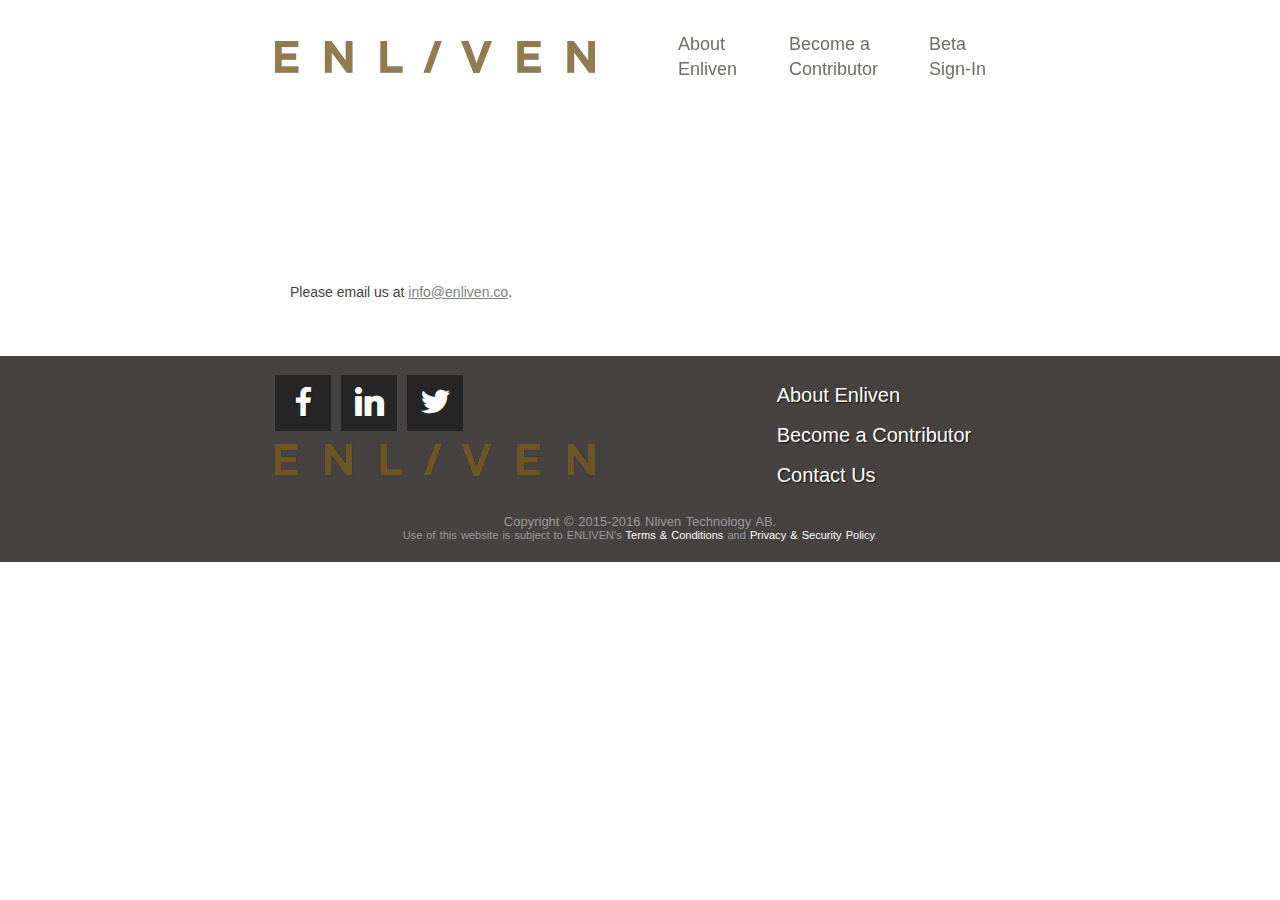
<file: contact/index.html>
<!DOCTYPE html><html lang="en" class="no-js"><head><meta charset="utf-8"><meta name="viewport" content="width=device-width,initial-scale=1"><meta http-equiv="X-UA-Compatible" content="IE=edge"><title>ENLIVEN &ndash; Contact</title><meta property="og:type" content="website"><meta property="og:url" content="https://www.enliven.co"><meta name="twitter:site" content="@Enliven"><meta property="og:site_name" content="ENLIVEN – Contact"><meta property="og:title" content="ENLIVEN – Contact"><meta property="twitter:card" content="summary"><meta property="twitter:title" content="ENLIVEN – Contact"><meta name="description" content="ENLIVEN is a personalized lifestyle “magazine” where you can follow or save your favourite topics and styles. Share and interact with your favorite lifestyle writers, photographers, and columnists that challenge and inspire you."><meta property="og:description" content="ENLIVEN is a personalized lifestyle “magazine” where you can follow or save your favourite topics and styles. Share and interact with your favorite lifestyle writers, photographers, and columnists that challenge and inspire you."><meta property="twitter:description" content="ENLIVEN is a personalized lifestyle “magazine” where you can follow or save your favourite topics and styles. Share and interact with your favorite lifestyle writers, photographers, and columnists that challenge and inspire you."><link rel="apple-touch-icon" href="/logo-52a3cb.png"><link rel="shortcut icon" href="/favicon.ico" type="image/x-icon"><meta property="og:image" content="/images/logo-52a3cb.png"><meta property="twitter:image" content="/images/logo-52a3cb.png"><meta name="apple-mobile-web-app-capable" content="yes"><meta name="HandheldFriendly" content="true"><meta name="MobileOptimized" content="width"><link href="//style.enliven.co" rel="dns-prefetch"><link href="//piwik.enliven.co" rel="dns-prefetch"><link href="//cms-embed.enliven.co" rel="dns-prefetch"><link href="//cms.enliven.co" rel="dns-prefetch"><link href="//www.enliven.co" rel="dns-prefetch"><link href="//www.google-analytics.com" rel="dns-prefetch"><link href="//s3.amazonaws.com" rel="dns-prefetch"><link rel="stylesheet" href="/styles/main-96703f64bf.css"><script src="/scripts/vendor/modernizr-272916a077.js"></script></head><body class="page contact"><!--[if lt IE 10]>
  <p class="browserupgrade">You are using an <strong>outdated</strong> browser. Please <a href="http://browsehappy.com/">upgrade your browser</a> to improve your experience.</p>
<![endif]--><section id="ext_menu-0" class="mbr-navbar mbr-navbar-freeze mbr-navbar-absolute mbr-navbar-sticky mbr-navbar-auto-collapse top"><nav class="mbr-navbar-section mbr-section navbar navbar-default"><div class="mbr-section-container"><div class="mbr-navbar-container navbar-header container"><div class="mbr-navbar-column mbr-navbar-column-s mbr-navbar-brand"><span class="mbr-navbar-brand-link mbr-brand mbr-brand-inline"><span class="mbr-brand-logo"><a href="/"><img src="/images/enliven-logo.png" alt="Enliven" class="mbr-navbar-brand-img mbr-brand-img"></a></span></span></div><div class="mbr-navbar-hamburger mbr-hamburger"><span class="mbr-hamburger-line"></span></div><div class="mbr-navbar-column mbr-navbar-menu"><nav class="mbr-navbar-menu-box mbr-navbar-menu-box-inline-right"><div class="mbr-navbar-column"><ul class="mbr-navbar-items mbr-navbar-items-right float-left mbr-buttons mbr-buttons-freeze mbr-buttons-right btn-decorator mbr-buttons-active mbr-buttons-only-links nav navbar-nav navbar-right"><li class="mbr-navbar-item"><a href="/about" class="mbr-buttons-link text-black about-link">About Enliven</a></li><li class="mbr-navbar-item"><a href="/become-a-contributor" class="mbr-buttons-link text-black become-link"><span class="text-nowrap">Become a</span> Contributor</a></li><li class="mbr-navbar-item"><a href="/contributor-faq" class="mbr-buttons-link text-black hidden-md hidden-lg">Contributor FAQ</a></li><li class="mbr-navbar-item"><a href="/submission-guidelines" class="mbr-buttons-link text-black hidden-md hidden-lg">Submission Guidelines</a></li><li class="mbr-navbar-item"><a href="/contributor-application-form" class="mbr-buttons-link text-black hidden-md hidden-lg">Contributor Application Form</a></li><li class="mbr-navbar-item"><a href="/join-enliven" class="mbr-buttons-link text-black hidden-md hidden-lg">Join ENLIVEN</a></li><li class="mbr-navbar-item"><a href="//cms.enliven.co/" class="mbr-buttons-link text-black beta-link">Beta <span class="text-nowrap">Sign-In</span></a></li><li class="mbr-navbar-item"><a href="/contact" class="mbr-buttons-link text-black hidden-md hidden-lg active">Contact</a></li></ul></div></nav></div></div></div></nav></section><div class="hero contact"><div class="container"></div></div><section class="features"><div class="container"><iframe class="resizable" scrolling="no" src="https://cms-embed.enliven.co/contact"></iframe><p>Please email us at <a href="mailto:info@enliven.co">info@enliven.co</a>.</p></div></section><footer id="section6" class="section footer"><div id="custom-html-226"><section id="social-buttons1-10" class="mbr-section mbr-section-relative mbr-section-fixed-size"><div class="mbr-section-container container"><div class="row"><div class="col-sm-8"><div class="row"><div class="mbr-social-icons"><div data-counters="false" class="mbr-social-likes social-likes_style-2"><div title="Share link on Facebook" class="mbr-social-icons-icon social-likes-icon facebook socicon-bg-facebook"><a href="https://www.facebook.com/Enlivenmagazine/" target="_blank" class="socicon socicon-facebook"></a></div><div title="Share link on Google+" class="mbr-social-icons-icon social-likes-icon plusone socicon-bg-linkedin"><i href="#" target="_blank" class="socicon socicon-linkedin"></i></div><div title="Share link on Twitter" class="mbr-social-icons-icon social-likes-icon twitter socicon-bg-twitter"><i href="#" target="_blank" class="socicon socicon-twitter"></i></div></div></div></div><div class="mbr-contacts mbr-contacts--wysiwyg row"><div><a href="/"><img src="/images/enliven-logo-footer.png" class="mbr-contacts-img mbr-contacts-img--left"></a></div></div></div><div class="col-sm-4"><ul class="mbr-contacts-list"><li><a href="/about" class="mbr-contacts-link text-gray">About Enliven</a></li><li><a href="/become-a-contributor" class="mbr-contacts-link text-gray"><span class="text-nowrap">Become a</span> Contributor</a></li><li><a href="/contact" class="mbr-contacts-link text-gray">Contact Us</a></li></ul></div></div></div></section></div></footer><footer class="mbr-section mbr-section--relative mbr-section--fixed-size"><div class="mbr-section-container container"><div class="mbr-footer mbr-footer--wysiwyg"><p class="mbr-footer-copyright text-center">Copyright &copy; 2015-2016 Nliven Technology AB.</p><p class="mbr-footer-copyright text-center"><small>Use of this website is subject to ENLIVEN's <a href="/terms-conditions">Terms &amp; Conditions</a> and <a href="/privacy-security">Privacy &amp; Security Policy</a>.</small></p></div></div></footer><!-- Google Analytics --><script>(function(b, o, i, l, e, r) {
    b.GoogleAnalyticsObject = l;
    b[l] || (b[l] =
      function() {
        (b[l].q = b[l].q || []).push(arguments)
      });
    b[l].l = +new Date;
    e = o.createElement(i);
    r = o.getElementsByTagName(i)[0];
    e.src = '//www.google-analytics.com/analytics.js';
    r.parentNode.insertBefore(e, r)
  }(window, document, 'script', 'ga'));
  ga('create', 'UA-72026616-1');
  ga('send', 'pageview');</script><!-- End Google Analytics Code --><!-- Piwik --><script type="text/javascript">var _paq = _paq || [];
  _paq.push(["setDomains", ["*.www.enliven.co"]]);
  _paq.push(['trackPageView']);
  _paq.push(['enableLinkTracking']);
  (function() {
    var u="//piwik.enliven.co/";
    _paq.push(['setTrackerUrl', u+'piwik.php']);
    _paq.push(['setSiteId', 1]);
    var d=document, g=d.createElement('script'), s=d.getElementsByTagName('script')[0];
    g.type='text/javascript'; g.async=true; g.defer=true; g.src=u+'piwik.js'; s.parentNode.insertBefore(g,s);
  })();</script><noscript><p><img src="//piwik.enliven.co/piwik.php?idsite=1" style="border:0" alt=""></p></noscript><!-- End Piwik Code --><script src="/scripts/vendor-3f0e1a65cd.js"></script><script src="/scripts/plugins-2d089c7f19.js"></script><script src="/scripts/main-6ea86807e6.js"></script></body></html>
</file>
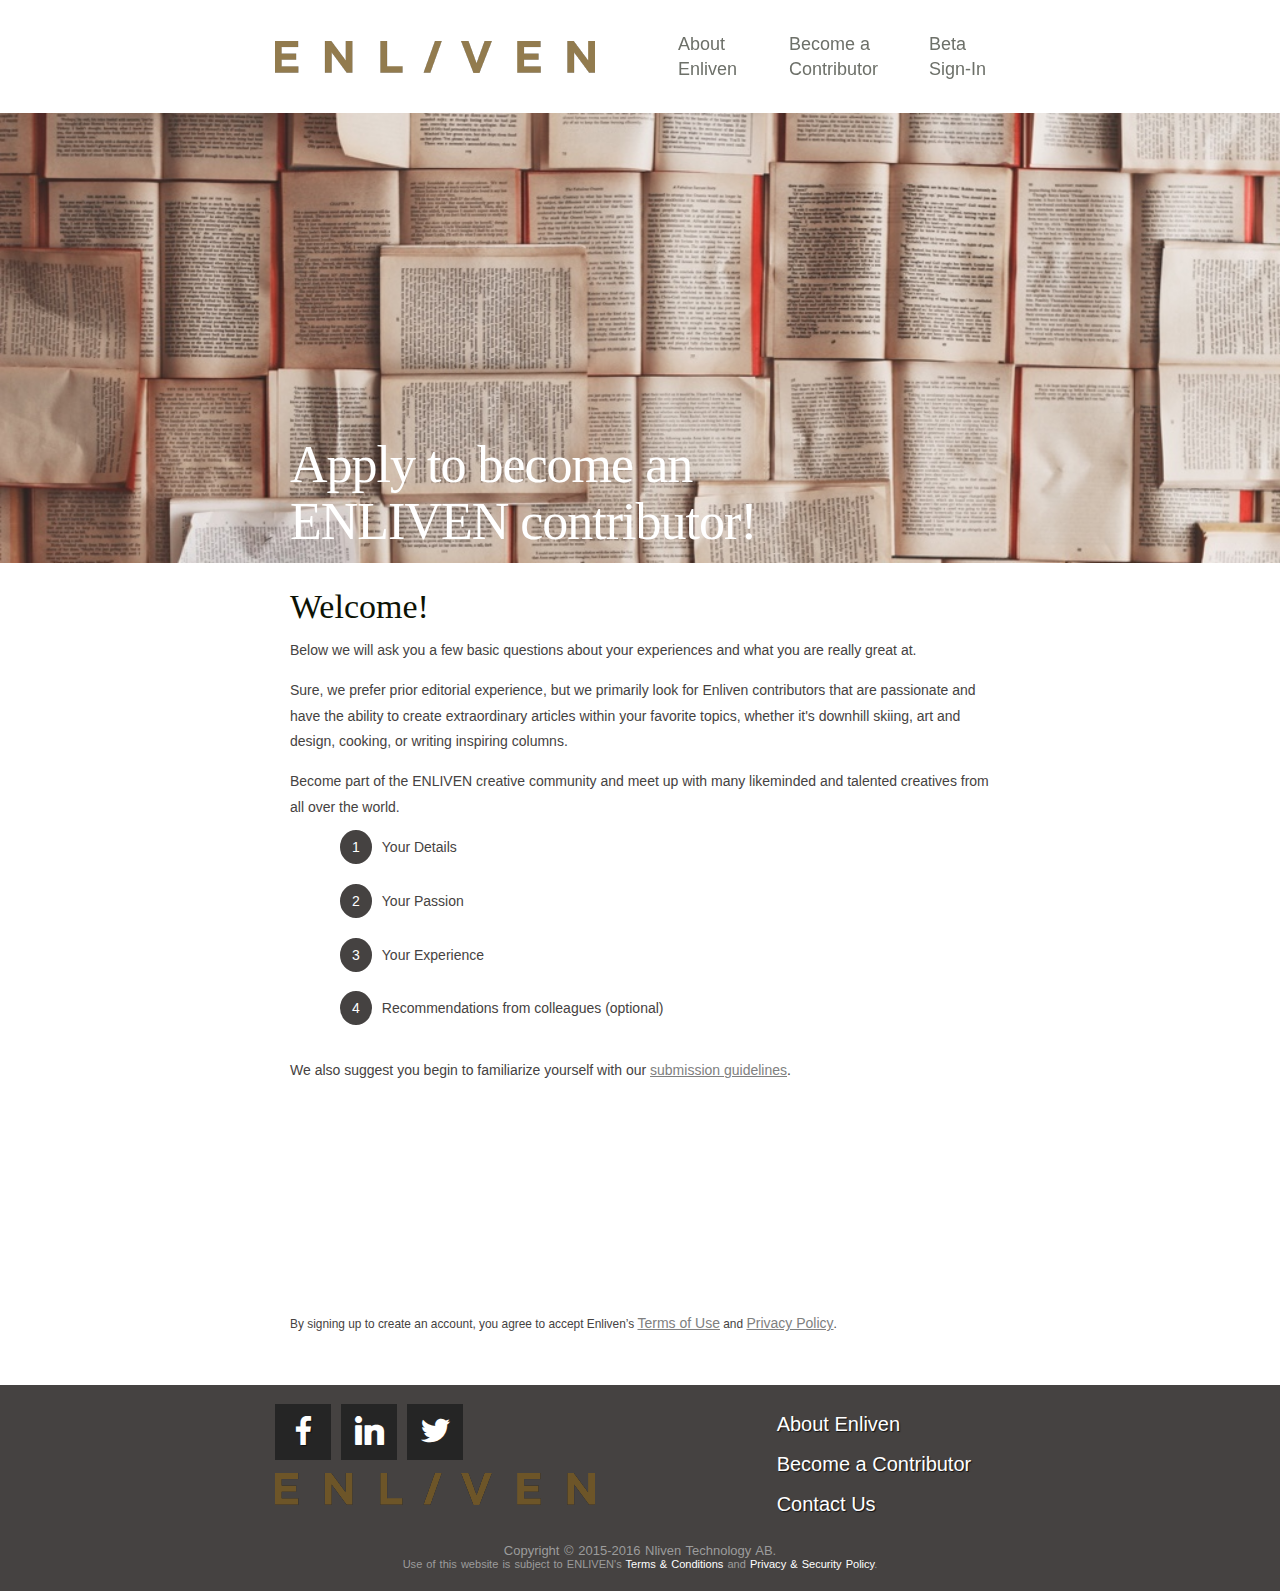
<file: contributor-application-form/index.html>
<!DOCTYPE html><html lang="en" class="no-js"><head><meta charset="utf-8"><meta name="viewport" content="width=device-width,initial-scale=1"><meta http-equiv="X-UA-Compatible" content="IE=edge"><title>ENLIVEN &ndash; Contributor Application Form</title><meta property="og:type" content="website"><meta property="og:url" content="https://www.enliven.co"><meta name="twitter:site" content="@Enliven"><meta property="og:site_name" content="ENLIVEN – Contributor Application Form"><meta property="og:title" content="ENLIVEN – Contributor Application Form"><meta property="twitter:card" content="summary"><meta property="twitter:title" content="ENLIVEN – Contributor Application Form"><meta name="description" content="ENLIVEN is a personalized lifestyle “magazine” where you can follow or save your favourite topics and styles. Share and interact with your favorite lifestyle writers, photographers, and columnists that challenge and inspire you."><meta property="og:description" content="ENLIVEN is a personalized lifestyle “magazine” where you can follow or save your favourite topics and styles. Share and interact with your favorite lifestyle writers, photographers, and columnists that challenge and inspire you."><meta property="twitter:description" content="ENLIVEN is a personalized lifestyle “magazine” where you can follow or save your favourite topics and styles. Share and interact with your favorite lifestyle writers, photographers, and columnists that challenge and inspire you."><link rel="apple-touch-icon" href="/logo-52a3cb.png"><link rel="shortcut icon" href="/favicon.ico" type="image/x-icon"><meta property="og:image" content="/images/logo-52a3cb.png"><meta property="twitter:image" content="/images/logo-52a3cb.png"><meta name="apple-mobile-web-app-capable" content="yes"><meta name="HandheldFriendly" content="true"><meta name="MobileOptimized" content="width"><link href="//style.enliven.co" rel="dns-prefetch"><link href="//piwik.enliven.co" rel="dns-prefetch"><link href="//cms-embed.enliven.co" rel="dns-prefetch"><link href="//cms.enliven.co" rel="dns-prefetch"><link href="//www.enliven.co" rel="dns-prefetch"><link href="//www.google-analytics.com" rel="dns-prefetch"><link href="//s3.amazonaws.com" rel="dns-prefetch"><link rel="stylesheet" href="/styles/main-96703f64bf.css"><script src="/scripts/vendor/modernizr-272916a077.js"></script></head><body class="page contributor-application-form"><!--[if lt IE 10]>
  <p class="browserupgrade">You are using an <strong>outdated</strong> browser. Please <a href="http://browsehappy.com/">upgrade your browser</a> to improve your experience.</p>
<![endif]--><section id="ext_menu-0" class="mbr-navbar mbr-navbar-freeze mbr-navbar-absolute mbr-navbar-sticky mbr-navbar-auto-collapse top"><nav class="mbr-navbar-section mbr-section navbar navbar-default"><div class="mbr-section-container"><div class="mbr-navbar-container navbar-header container"><div class="mbr-navbar-column mbr-navbar-column-s mbr-navbar-brand"><span class="mbr-navbar-brand-link mbr-brand mbr-brand-inline"><span class="mbr-brand-logo"><a href="/"><img src="/images/enliven-logo.png" alt="Enliven" class="mbr-navbar-brand-img mbr-brand-img"></a></span></span></div><div class="mbr-navbar-hamburger mbr-hamburger"><span class="mbr-hamburger-line"></span></div><div class="mbr-navbar-column mbr-navbar-menu"><nav class="mbr-navbar-menu-box mbr-navbar-menu-box-inline-right"><div class="mbr-navbar-column"><ul class="mbr-navbar-items mbr-navbar-items-right float-left mbr-buttons mbr-buttons-freeze mbr-buttons-right btn-decorator mbr-buttons-active mbr-buttons-only-links nav navbar-nav navbar-right"><li class="mbr-navbar-item"><a href="/about" class="mbr-buttons-link text-black about-link">About Enliven</a></li><li class="mbr-navbar-item"><a href="/become-a-contributor" class="mbr-buttons-link text-black become-link"><span class="text-nowrap">Become a</span> Contributor</a></li><li class="mbr-navbar-item"><a href="/contributor-faq" class="mbr-buttons-link text-black hidden-md hidden-lg">Contributor FAQ</a></li><li class="mbr-navbar-item"><a href="/submission-guidelines" class="mbr-buttons-link text-black hidden-md hidden-lg">Submission Guidelines</a></li><li class="mbr-navbar-item"><a href="/contributor-application-form" class="mbr-buttons-link text-black hidden-md hidden-lg active">Contributor Application Form</a></li><li class="mbr-navbar-item"><a href="/join-enliven" class="mbr-buttons-link text-black hidden-md hidden-lg">Join ENLIVEN</a></li><li class="mbr-navbar-item"><a href="//cms.enliven.co/" class="mbr-buttons-link text-black beta-link">Beta <span class="text-nowrap">Sign-In</span></a></li><li class="mbr-navbar-item"><a href="/contact" class="mbr-buttons-link text-black hidden-md hidden-lg">Contact</a></li></ul></div></nav></div></div></div></nav></section><div class="hero contributor-application-form"><div class="container"><h2 class="title" id="want-to-become-an-enliven-contributor">Apply to become an<br>ENLIVEN contributor!</h2></div></div><section class="features"><div class="container"><h3>Welcome!</h3><p>Below we will ask you a few basic questions about your experiences and what you are really great at.</p><p>Sure, we prefer prior editorial experience, but we primarily look for Enliven contributors that are passionate and have the ability to create extraordinary articles within your favorite topics, whether it's downhill skiing, art and design, cooking, or writing inspiring columns.</p><p>Become part of the ENLIVEN creative community and meet up with many likeminded and talented creatives from all over the world.</p><ol class="ordered-list-fancy"><li>Your Details</li><li>Your Passion</li><li>Your Experience</li><li>Recommendations from colleagues (optional)</li></ol><p>We also suggest you begin to familiarize yourself with our <a href="/submission-guidelines">submission guidelines</a>.</p><iframe class="resizable contributor-form" scrolling="no" src="https://cms-embed.enliven.co/contributor/register"></iframe><p class="small">By signing up to create an account, you agree to accept Enliven’s <a href="/terms-conditions">Terms of Use</a> and <a href="/privacy-security">Privacy Policy</a>.</p></div></section><footer id="section6" class="section footer"><div id="custom-html-226"><section id="social-buttons1-10" class="mbr-section mbr-section-relative mbr-section-fixed-size"><div class="mbr-section-container container"><div class="row"><div class="col-sm-8"><div class="row"><div class="mbr-social-icons"><div data-counters="false" class="mbr-social-likes social-likes_style-2"><div title="Share link on Facebook" class="mbr-social-icons-icon social-likes-icon facebook socicon-bg-facebook"><a href="https://www.facebook.com/Enlivenmagazine/" target="_blank" class="socicon socicon-facebook"></a></div><div title="Share link on Google+" class="mbr-social-icons-icon social-likes-icon plusone socicon-bg-linkedin"><i href="#" target="_blank" class="socicon socicon-linkedin"></i></div><div title="Share link on Twitter" class="mbr-social-icons-icon social-likes-icon twitter socicon-bg-twitter"><i href="#" target="_blank" class="socicon socicon-twitter"></i></div></div></div></div><div class="mbr-contacts mbr-contacts--wysiwyg row"><div><a href="/"><img src="/images/enliven-logo-footer.png" class="mbr-contacts-img mbr-contacts-img--left"></a></div></div></div><div class="col-sm-4"><ul class="mbr-contacts-list"><li><a href="/about" class="mbr-contacts-link text-gray">About Enliven</a></li><li><a href="/become-a-contributor" class="mbr-contacts-link text-gray"><span class="text-nowrap">Become a</span> Contributor</a></li><li><a href="/contact" class="mbr-contacts-link text-gray">Contact Us</a></li></ul></div></div></div></section></div></footer><footer class="mbr-section mbr-section--relative mbr-section--fixed-size"><div class="mbr-section-container container"><div class="mbr-footer mbr-footer--wysiwyg"><p class="mbr-footer-copyright text-center">Copyright &copy; 2015-2016 Nliven Technology AB.</p><p class="mbr-footer-copyright text-center"><small>Use of this website is subject to ENLIVEN's <a href="/terms-conditions">Terms &amp; Conditions</a> and <a href="/privacy-security">Privacy &amp; Security Policy</a>.</small></p></div></div></footer><!-- Google Analytics --><script>(function(b, o, i, l, e, r) {
    b.GoogleAnalyticsObject = l;
    b[l] || (b[l] =
      function() {
        (b[l].q = b[l].q || []).push(arguments)
      });
    b[l].l = +new Date;
    e = o.createElement(i);
    r = o.getElementsByTagName(i)[0];
    e.src = '//www.google-analytics.com/analytics.js';
    r.parentNode.insertBefore(e, r)
  }(window, document, 'script', 'ga'));
  ga('create', 'UA-72026616-1');
  ga('send', 'pageview');</script><!-- End Google Analytics Code --><!-- Piwik --><script type="text/javascript">var _paq = _paq || [];
  _paq.push(["setDomains", ["*.www.enliven.co"]]);
  _paq.push(['trackPageView']);
  _paq.push(['enableLinkTracking']);
  (function() {
    var u="//piwik.enliven.co/";
    _paq.push(['setTrackerUrl', u+'piwik.php']);
    _paq.push(['setSiteId', 1]);
    var d=document, g=d.createElement('script'), s=d.getElementsByTagName('script')[0];
    g.type='text/javascript'; g.async=true; g.defer=true; g.src=u+'piwik.js'; s.parentNode.insertBefore(g,s);
  })();</script><noscript><p><img src="//piwik.enliven.co/piwik.php?idsite=1" style="border:0" alt=""></p></noscript><!-- End Piwik Code --><script src="/scripts/vendor-3f0e1a65cd.js"></script><script src="/scripts/plugins-2d089c7f19.js"></script><script src="/scripts/main-6ea86807e6.js"></script></body></html>
</file>
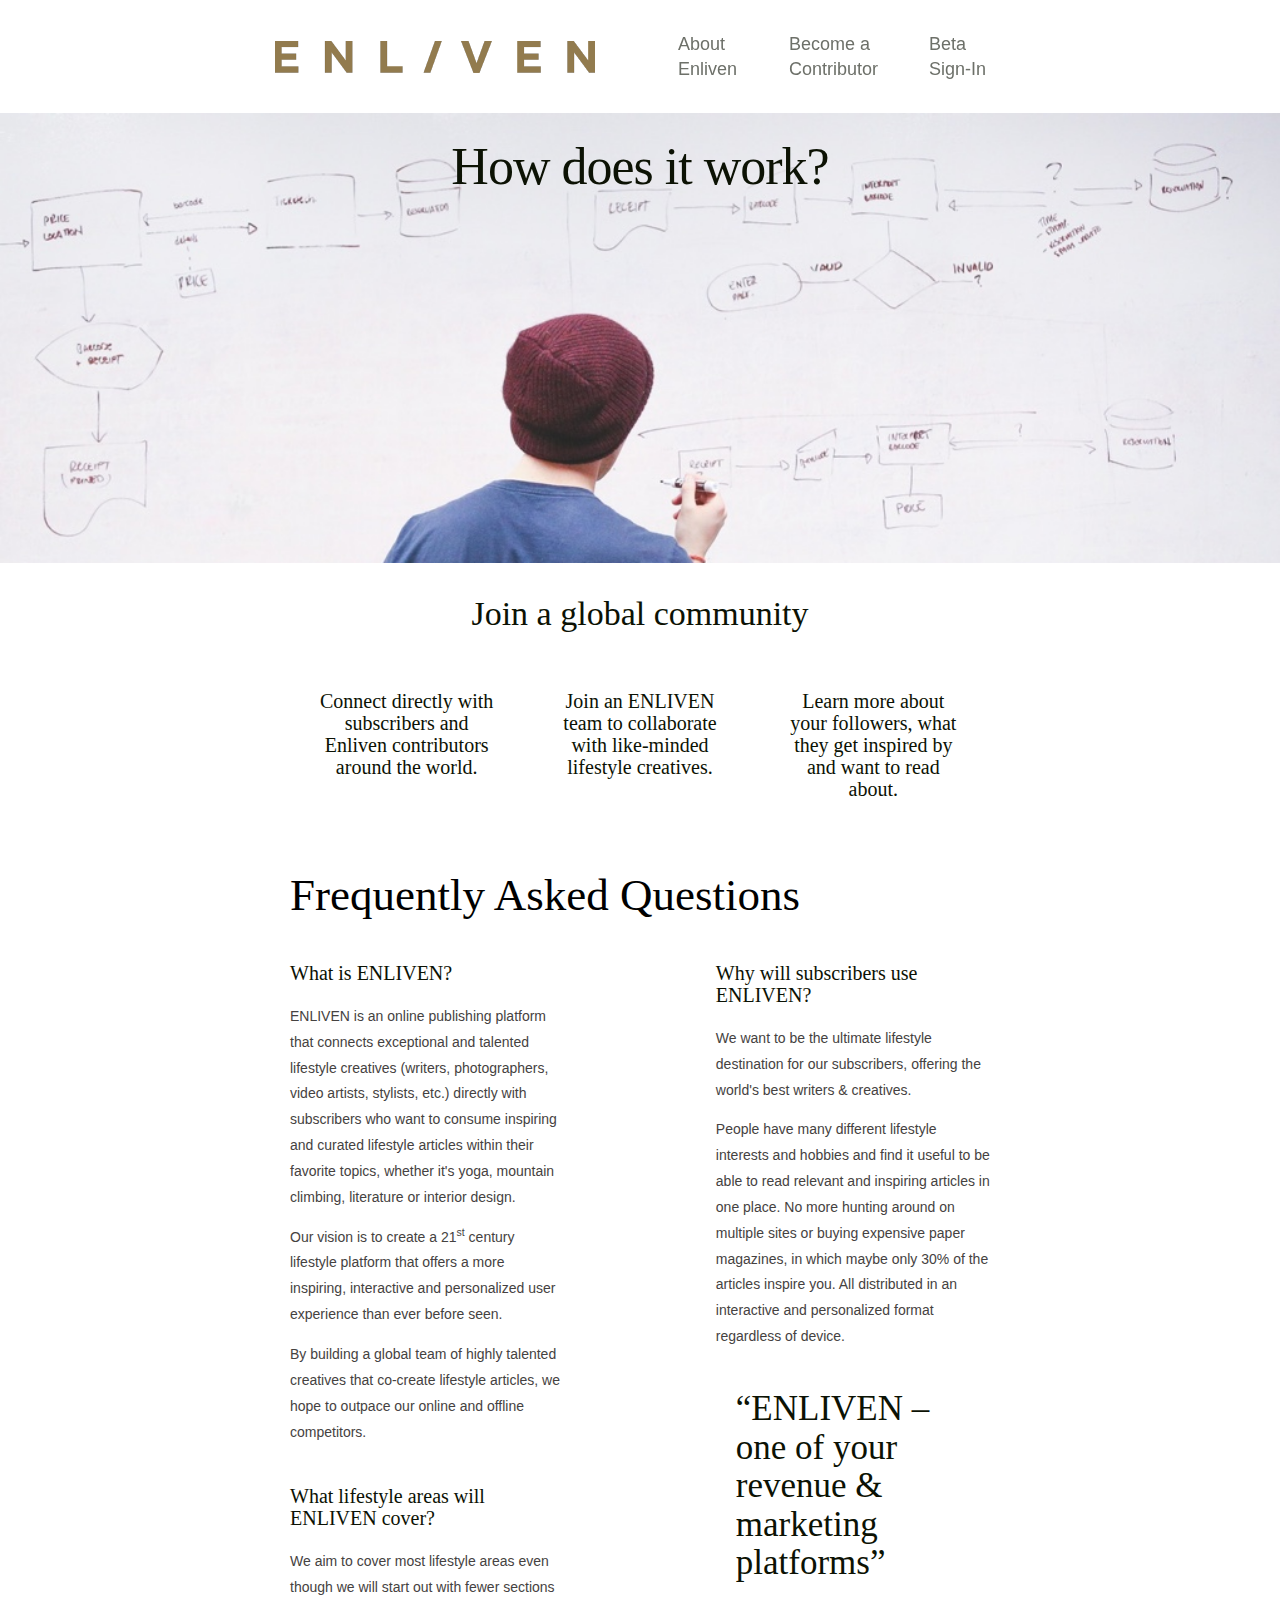
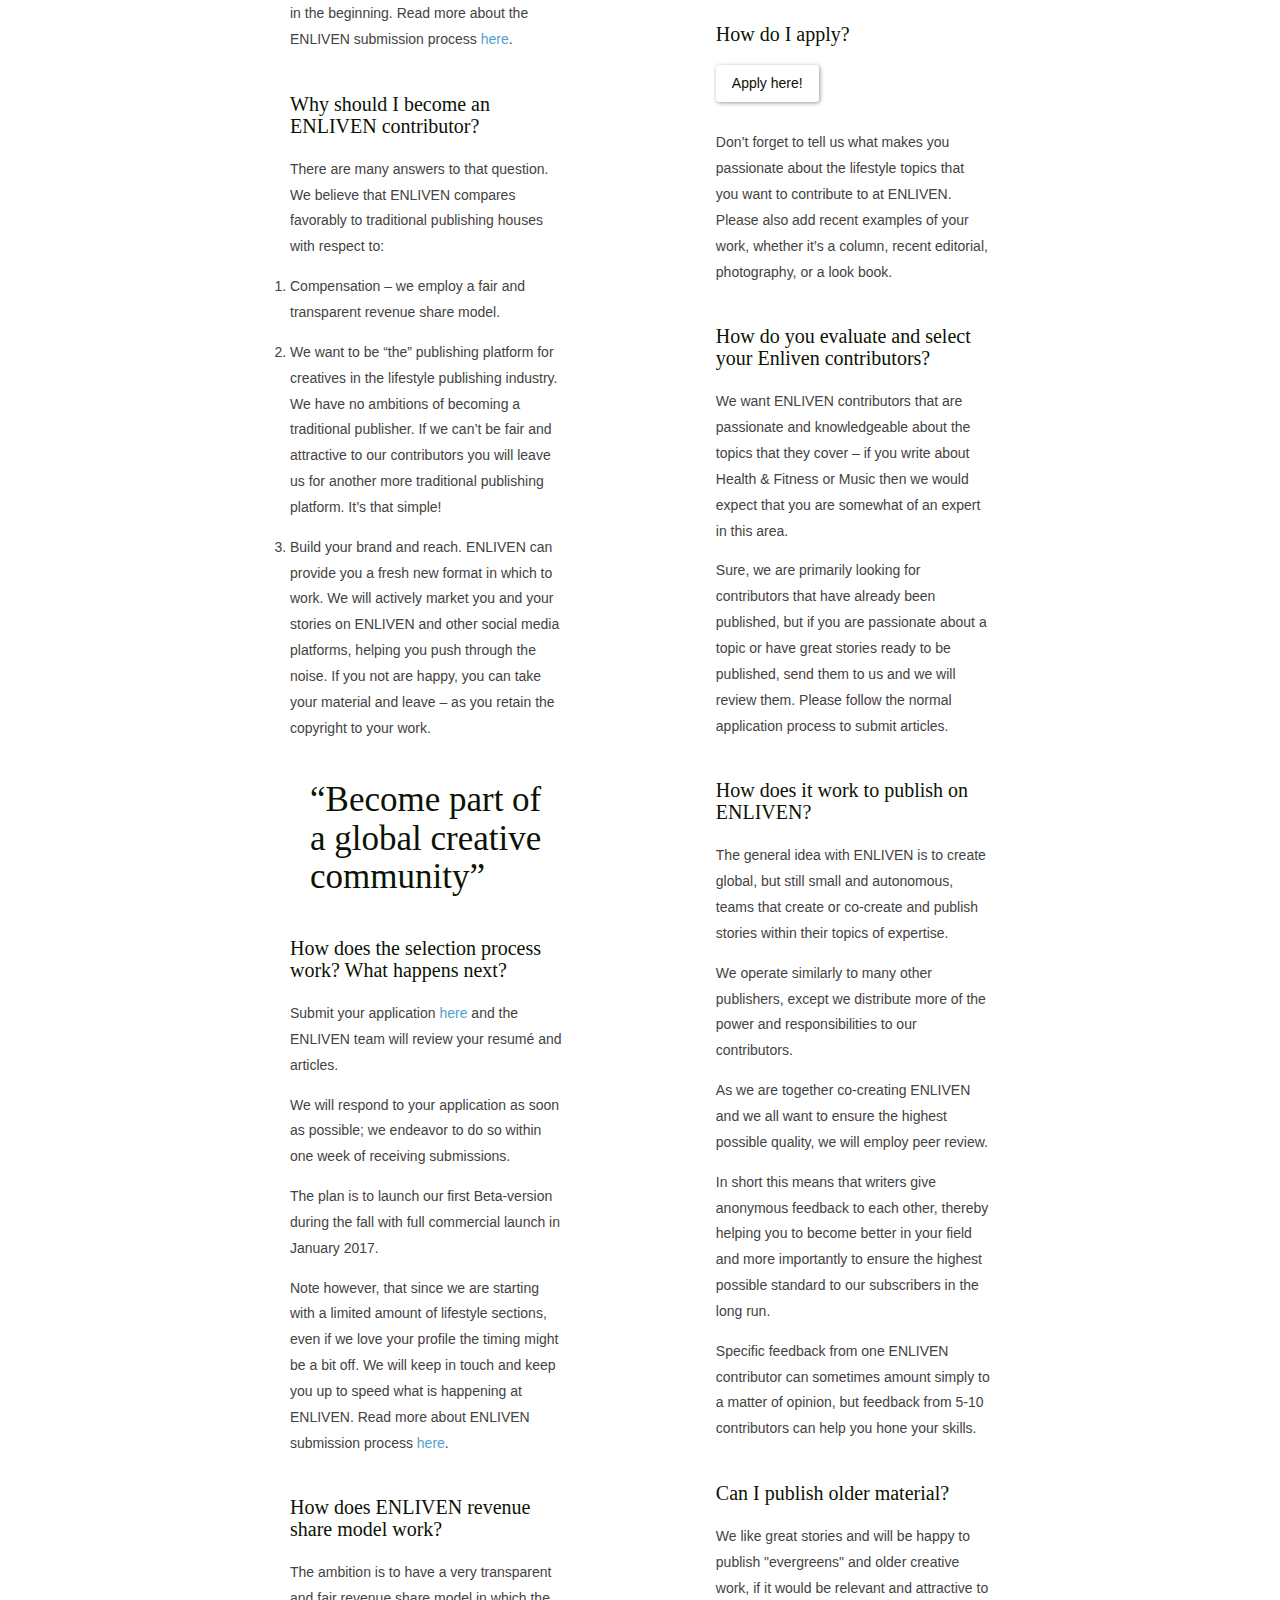
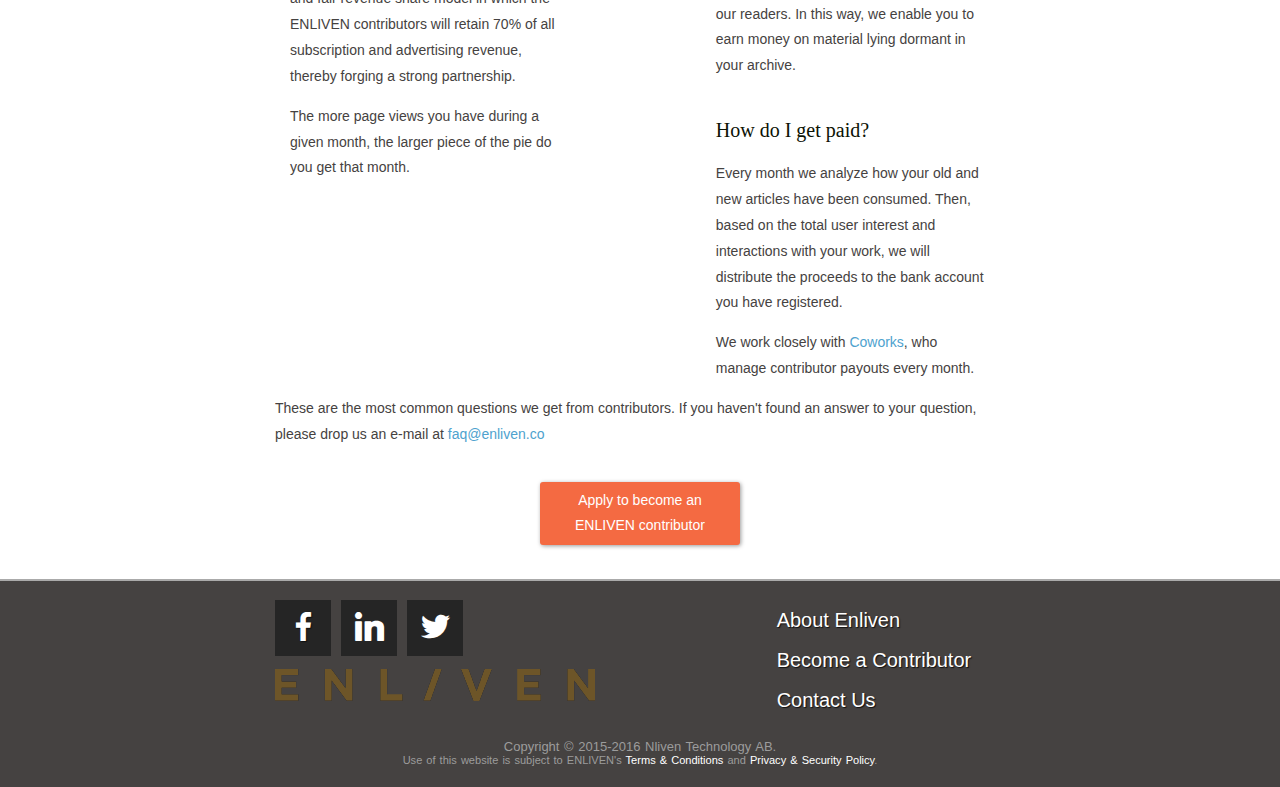
<file: contributor-faq/index.html>
<!DOCTYPE html><html lang="en" class="no-js"><head><meta charset="utf-8"><meta name="viewport" content="width=device-width,initial-scale=1"><meta http-equiv="X-UA-Compatible" content="IE=edge"><title>ENLIVEN &ndash; Contributor FAQ</title><meta property="og:type" content="website"><meta property="og:url" content="https://www.enliven.co"><meta name="twitter:site" content="@Enliven"><meta property="og:site_name" content="ENLIVEN – Contributor FAQ"><meta property="og:title" content="ENLIVEN – Contributor FAQ"><meta property="twitter:card" content="summary"><meta property="twitter:title" content="ENLIVEN – Contributor FAQ"><meta name="description" content="ENLIVEN is a personalized lifestyle “magazine” where you can follow or save your favourite topics and styles. Share and interact with your favorite lifestyle writers, photographers, and columnists that challenge and inspire you."><meta property="og:description" content="ENLIVEN is a personalized lifestyle “magazine” where you can follow or save your favourite topics and styles. Share and interact with your favorite lifestyle writers, photographers, and columnists that challenge and inspire you."><meta property="twitter:description" content="ENLIVEN is a personalized lifestyle “magazine” where you can follow or save your favourite topics and styles. Share and interact with your favorite lifestyle writers, photographers, and columnists that challenge and inspire you."><link rel="apple-touch-icon" href="/logo-52a3cb.png"><link rel="shortcut icon" href="/favicon.ico" type="image/x-icon"><meta property="og:image" content="/images/logo-52a3cb.png"><meta property="twitter:image" content="/images/logo-52a3cb.png"><meta name="apple-mobile-web-app-capable" content="yes"><meta name="HandheldFriendly" content="true"><meta name="MobileOptimized" content="width"><link href="//style.enliven.co" rel="dns-prefetch"><link href="//piwik.enliven.co" rel="dns-prefetch"><link href="//cms-embed.enliven.co" rel="dns-prefetch"><link href="//cms.enliven.co" rel="dns-prefetch"><link href="//www.enliven.co" rel="dns-prefetch"><link href="//www.google-analytics.com" rel="dns-prefetch"><link href="//s3.amazonaws.com" rel="dns-prefetch"><link rel="stylesheet" href="/styles/main-96703f64bf.css"><script src="/scripts/vendor/modernizr-272916a077.js"></script></head><body class="page contributor-faq"><!--[if lt IE 10]>
  <p class="browserupgrade">You are using an <strong>outdated</strong> browser. Please <a href="http://browsehappy.com/">upgrade your browser</a> to improve your experience.</p>
<![endif]--><section id="ext_menu-0" class="mbr-navbar mbr-navbar-freeze mbr-navbar-absolute mbr-navbar-sticky mbr-navbar-auto-collapse top"><nav class="mbr-navbar-section mbr-section navbar navbar-default"><div class="mbr-section-container"><div class="mbr-navbar-container navbar-header container"><div class="mbr-navbar-column mbr-navbar-column-s mbr-navbar-brand"><span class="mbr-navbar-brand-link mbr-brand mbr-brand-inline"><span class="mbr-brand-logo"><a href="/"><img src="/images/enliven-logo.png" alt="Enliven" class="mbr-navbar-brand-img mbr-brand-img"></a></span></span></div><div class="mbr-navbar-hamburger mbr-hamburger"><span class="mbr-hamburger-line"></span></div><div class="mbr-navbar-column mbr-navbar-menu"><nav class="mbr-navbar-menu-box mbr-navbar-menu-box-inline-right"><div class="mbr-navbar-column"><ul class="mbr-navbar-items mbr-navbar-items-right float-left mbr-buttons mbr-buttons-freeze mbr-buttons-right btn-decorator mbr-buttons-active mbr-buttons-only-links nav navbar-nav navbar-right"><li class="mbr-navbar-item"><a href="/about" class="mbr-buttons-link text-black about-link">About Enliven</a></li><li class="mbr-navbar-item"><a href="/become-a-contributor" class="mbr-buttons-link text-black become-link"><span class="text-nowrap">Become a</span> Contributor</a></li><li class="mbr-navbar-item"><a href="/contributor-faq" class="mbr-buttons-link text-black hidden-md hidden-lg active">Contributor FAQ</a></li><li class="mbr-navbar-item"><a href="/submission-guidelines" class="mbr-buttons-link text-black hidden-md hidden-lg">Submission Guidelines</a></li><li class="mbr-navbar-item"><a href="/contributor-application-form" class="mbr-buttons-link text-black hidden-md hidden-lg">Contributor Application Form</a></li><li class="mbr-navbar-item"><a href="/join-enliven" class="mbr-buttons-link text-black hidden-md hidden-lg">Join ENLIVEN</a></li><li class="mbr-navbar-item"><a href="//cms.enliven.co/" class="mbr-buttons-link text-black beta-link">Beta <span class="text-nowrap">Sign-In</span></a></li><li class="mbr-navbar-item"><a href="/contact" class="mbr-buttons-link text-black hidden-md hidden-lg">Contact</a></li></ul></div></nav></div></div></div></nav></section><div class="hero contributor-faq"><div class="container"><h1 class="title text-center" id="how-does-it-work">How does it work?</h1></div></div><section class="features2"><div class="container"><h1 id="join-a-global-community" class="text-center">Join a global community</h1><div class="row responsive-table"><div class="col-md-4 text-center table-cell"><div class="align-top"><h4>Connect directly with subscribers and Enliven contributors around the world.</h4></div></div><div class="col-md-4 text-center table-cell"><div class="align-top"><h4>Join an ENLIVEN team to collaborate with like-minded lifestyle creatives.</h4></div></div><div class="col-md-4 text-center table-cell"><div class="align-top"><h4>Learn more about your followers, what they get inspired by and want to read about.</h4></div></div></div></div></section><section class="faq"><div class="container"><h2 id="frequently-asked-questions">Frequently Asked Questions</h2><div class="row"><!-- col 1 --><div class="col-md-5"><h4 id="what-is-enliven">What is ENLIVEN?</h4><p>ENLIVEN is an online publishing platform that connects exceptional and talented lifestyle creatives (writers, photographers, video artists, stylists, etc.) directly with subscribers who want to consume inspiring and curated lifestyle articles within their favorite topics, whether it's yoga, mountain climbing, literature or interior design.</p><p>Our vision is to create a 21<sup>st</sup> century lifestyle platform that offers a more inspiring, interactive and personalized user experience than ever before seen.</p><p>By building a global team of highly talented creatives that co-create lifestyle articles, we hope to outpace our online and offline competitors.</p><h4 id="what-lifestyle-areas-will-enliven-cover">What lifestyle areas will ENLIVEN cover?</h4><p>We aim to cover most lifestyle areas even though we will start out with fewer sections in the beginning. Read more about the ENLIVEN submission process <a href="/submission-guidelines">here</a>.</p><h4 id="why-should-i-become-an-enliven-contributor">Why should I become an ENLIVEN contributor?</h4><p>There are many answers to that question. We believe that ENLIVEN compares favorably to traditional publishing houses with respect to:</p><ol style="list-style-type: decimal"><li><p>Compensation – we employ a fair and transparent revenue share model.</p></li><li><p>We want to be “the” publishing platform for creatives in the lifestyle publishing industry. We have no ambitions of becoming a traditional publisher. If we can’t be fair and attractive to our contributors you will leave us for another more traditional publishing platform. It’s that simple!</p></li><li><p>Build your brand and reach. ENLIVEN can provide you a fresh new format in which to work. We will actively market you and your stories on ENLIVEN and other social media platforms, helping you push through the noise. If you not are happy, you can take your material and leave – as you retain the copyright to your work.</p></li></ol><blockquote>&ldquo;Become part of a global creative community&rdquo;</blockquote><h4 id="how-does-the-selection-process-work-and-happens-next">How does the selection process work? What happens next?</h4><p>Submit your application <a href="/contributor-application-form">here</a> and the ENLIVEN team will review your resumé and articles.</p><p>We will respond to your application as soon as possible; we endeavor to do so within one week of receiving submissions.</p><p>The plan is to launch our first Beta-version during the fall with full commercial launch in January 2017.</p><p>Note however, that since we are starting with a limited amount of lifestyle sections, even if we love your profile the timing might be a bit off. We will keep in touch and keep you up to speed what is happening at ENLIVEN. Read more about ENLIVEN submission process <a href="/submission-guidelines">here</a>.</p><h4 id="how-does-enliven-revenue-share-model-work">How does ENLIVEN revenue share model work?</h4><p>The ambition is to have a very transparent and fair revenue share model in which the ENLIVEN contributors will retain 70% of all subscription and advertising revenue, thereby forging a strong partnership.</p><p>The more page views you have during a given month, the larger piece of the pie do you get that month.</p></div><!-- end col 1 --><!-- col 2 --><div class="col-md-2"></div><!-- end col 2 --><!-- col 3 --><div class="col-md-5"><h4 id="why-will-subscribers-use-enliven">Why will subscribers use ENLIVEN?</h4><p>We want to be the ultimate lifestyle destination for our subscribers, offering the world's best writers &amp; creatives.</p><p>People have many different lifestyle interests and hobbies and find it useful to be able to read relevant and inspiring articles in one place. No more hunting around on multiple sites or buying expensive paper magazines, in which maybe only 30% of the articles inspire you. All distributed in an interactive and personalized format regardless of device.</p><blockquote>&ldquo;ENLIVEN – one of your revenue &amp marketing platforms&rdquo;</blockquote><h4 id="how-do-i-apply">How do I apply?</h4><p><a class="btn btn-default" href="/contributor-application-form">Apply here!</a></p><p>Don’t forget to tell us what makes you passionate about the lifestyle topics that you want to contribute to at ENLIVEN. Please also add recent examples of your work, whether it’s a column, recent editorial, photography, or a look book.</p><h4 id="how-do-you-evaluate-and-select-your-enliven-contributors">How do you evaluate and select your Enliven contributors?</h4><p>We want ENLIVEN contributors that are passionate and knowledgeable about the topics that they cover – if you write about Health &amp; Fitness or Music then we would expect that you are somewhat of an expert in this area.</p><p>Sure, we are primarily looking for contributors that have already been published, but if you are passionate about a topic or have great stories ready to be published, send them to us and we will review them. Please follow the normal application process to submit articles.</p><h4 id="how-does-it-work-to-publish-on-enliven">How does it work to publish on ENLIVEN?</h4><p>The general idea with ENLIVEN is to create global, but still small and autonomous, teams that create or co-create and publish stories within their topics of expertise.</p><p>We operate similarly to many other publishers, except we distribute more of the power and responsibilities to our contributors.</p><p>As we are together co-creating ENLIVEN and we all want to ensure the highest possible quality, we will employ peer review.</p><p>In short this means that writers give anonymous feedback to each other, thereby helping you to become better in your field and more importantly to ensure the highest possible standard to our subscribers in the long run.</p><p>Specific feedback from one ENLIVEN contributor can sometimes amount simply to a matter of opinion, but feedback from 5-10 contributors can help you hone your skills.</p><h4 id="can-i-publish-older-material">Can I publish older material?</h4><p>We like great stories and will be happy to publish "evergreens" and older creative work, if it would be relevant and attractive to our readers. In this way, we enable you to earn money on material lying dormant in your archive.</p><h4 id="how-do-i-get-paid">How do I get paid?</h4><p>Every month we analyze how your old and new articles have been consumed. Then, based on the total user interest and interactions with your work, we will distribute the proceeds to the bank account you have registered.</p><p>We work closely with <a href="https://coworks.com/" target="_blank">Coworks</a>, who manage contributor payouts every month.</p></div><p id="below">These are the most common questions we get from contributors. If you haven't found an answer to your question, please drop us an e-mail at <a href="mailto:faq@enliven.co">faq@enliven.co</a></p></div><!-- end col 2 --></div></section><section class="newt"><div class="container"><div class="text-center cta"><a class="btn btn-warning" href="/contributor-application-form"><span class="text-nowrap">Apply to become an</span> <span class="text-nowrap">ENLIVEN contributor</span></a></div></div></section><footer id="section6" class="section footer"><div id="custom-html-226"><section id="social-buttons1-10" class="mbr-section mbr-section-relative mbr-section-fixed-size"><div class="mbr-section-container container"><div class="row"><div class="col-sm-8"><div class="row"><div class="mbr-social-icons"><div data-counters="false" class="mbr-social-likes social-likes_style-2"><div title="Share link on Facebook" class="mbr-social-icons-icon social-likes-icon facebook socicon-bg-facebook"><a href="https://www.facebook.com/Enlivenmagazine/" target="_blank" class="socicon socicon-facebook"></a></div><div title="Share link on Google+" class="mbr-social-icons-icon social-likes-icon plusone socicon-bg-linkedin"><i href="#" target="_blank" class="socicon socicon-linkedin"></i></div><div title="Share link on Twitter" class="mbr-social-icons-icon social-likes-icon twitter socicon-bg-twitter"><i href="#" target="_blank" class="socicon socicon-twitter"></i></div></div></div></div><div class="mbr-contacts mbr-contacts--wysiwyg row"><div><a href="/"><img src="/images/enliven-logo-footer.png" class="mbr-contacts-img mbr-contacts-img--left"></a></div></div></div><div class="col-sm-4"><ul class="mbr-contacts-list"><li><a href="/about" class="mbr-contacts-link text-gray">About Enliven</a></li><li><a href="/become-a-contributor" class="mbr-contacts-link text-gray"><span class="text-nowrap">Become a</span> Contributor</a></li><li><a href="/contact" class="mbr-contacts-link text-gray">Contact Us</a></li></ul></div></div></div></section></div></footer><footer class="mbr-section mbr-section--relative mbr-section--fixed-size"><div class="mbr-section-container container"><div class="mbr-footer mbr-footer--wysiwyg"><p class="mbr-footer-copyright text-center">Copyright &copy; 2015-2016 Nliven Technology AB.</p><p class="mbr-footer-copyright text-center"><small>Use of this website is subject to ENLIVEN's <a href="/terms-conditions">Terms &amp; Conditions</a> and <a href="/privacy-security">Privacy &amp; Security Policy</a>.</small></p></div></div></footer><!-- Google Analytics --><script>(function(b, o, i, l, e, r) {
    b.GoogleAnalyticsObject = l;
    b[l] || (b[l] =
      function() {
        (b[l].q = b[l].q || []).push(arguments)
      });
    b[l].l = +new Date;
    e = o.createElement(i);
    r = o.getElementsByTagName(i)[0];
    e.src = '//www.google-analytics.com/analytics.js';
    r.parentNode.insertBefore(e, r)
  }(window, document, 'script', 'ga'));
  ga('create', 'UA-72026616-1');
  ga('send', 'pageview');</script><!-- End Google Analytics Code --><!-- Piwik --><script type="text/javascript">var _paq = _paq || [];
  _paq.push(["setDomains", ["*.www.enliven.co"]]);
  _paq.push(['trackPageView']);
  _paq.push(['enableLinkTracking']);
  (function() {
    var u="//piwik.enliven.co/";
    _paq.push(['setTrackerUrl', u+'piwik.php']);
    _paq.push(['setSiteId', 1]);
    var d=document, g=d.createElement('script'), s=d.getElementsByTagName('script')[0];
    g.type='text/javascript'; g.async=true; g.defer=true; g.src=u+'piwik.js'; s.parentNode.insertBefore(g,s);
  })();</script><noscript><p><img src="//piwik.enliven.co/piwik.php?idsite=1" style="border:0" alt=""></p></noscript><!-- End Piwik Code --><script src="/scripts/vendor-3f0e1a65cd.js"></script><script src="/scripts/plugins-2d089c7f19.js"></script><script src="/scripts/main-6ea86807e6.js"></script></body></html>
</file>
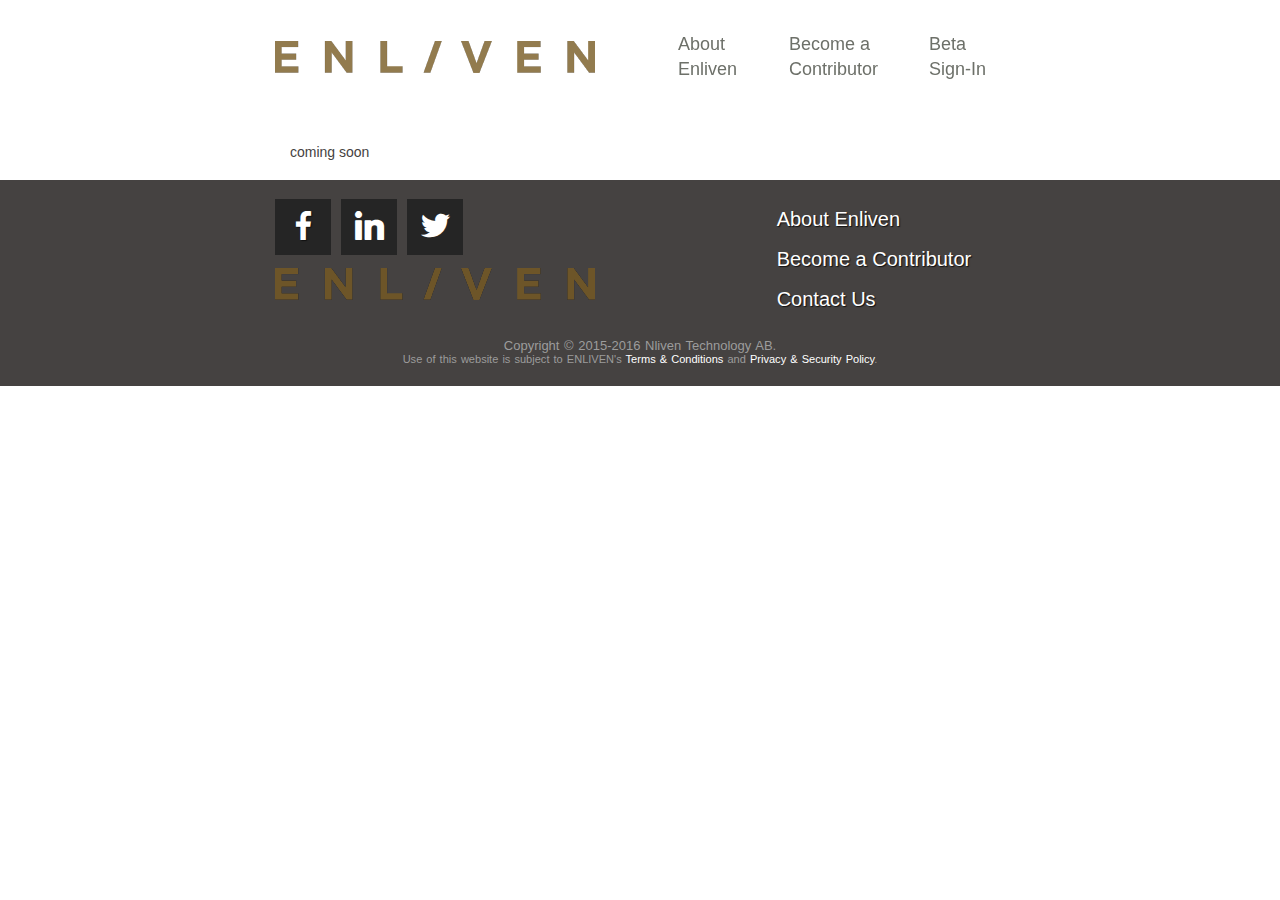
<file: contributor-signup/index.html>
<!DOCTYPE html><html lang="en" class="no-js"><head><meta charset="utf-8"><meta name="viewport" content="width=device-width,initial-scale=1"><meta http-equiv="X-UA-Compatible" content="IE=edge"><title>ENLIVEN &ndash; Contributor Signup</title><meta property="og:type" content="website"><meta property="og:url" content="https://www.enliven.co"><meta name="twitter:site" content="@Enliven"><meta property="og:site_name" content="ENLIVEN – Contributor Signup"><meta property="og:title" content="ENLIVEN – Contributor Signup"><meta property="twitter:card" content="summary"><meta property="twitter:title" content="ENLIVEN – Contributor Signup"><meta name="description" content="ENLIVEN is a personalized lifestyle “magazine” where you can follow or save your favourite topics and styles. Share and interact with your favorite lifestyle writers, photographers, and columnists that challenge and inspire you."><meta property="og:description" content="ENLIVEN is a personalized lifestyle “magazine” where you can follow or save your favourite topics and styles. Share and interact with your favorite lifestyle writers, photographers, and columnists that challenge and inspire you."><meta property="twitter:description" content="ENLIVEN is a personalized lifestyle “magazine” where you can follow or save your favourite topics and styles. Share and interact with your favorite lifestyle writers, photographers, and columnists that challenge and inspire you."><link rel="apple-touch-icon" href="/logo-52a3cb.png"><link rel="shortcut icon" href="/favicon.ico" type="image/x-icon"><meta property="og:image" content="/images/logo-52a3cb.png"><meta property="twitter:image" content="/images/logo-52a3cb.png"><meta name="apple-mobile-web-app-capable" content="yes"><meta name="HandheldFriendly" content="true"><meta name="MobileOptimized" content="width"><link href="//style.enliven.co" rel="dns-prefetch"><link href="//piwik.enliven.co" rel="dns-prefetch"><link href="//cms-embed.enliven.co" rel="dns-prefetch"><link href="//cms.enliven.co" rel="dns-prefetch"><link href="//www.enliven.co" rel="dns-prefetch"><link href="//www.google-analytics.com" rel="dns-prefetch"><link href="//s3.amazonaws.com" rel="dns-prefetch"><link rel="stylesheet" href="/styles/main-96703f64bf.css"><script src="/scripts/vendor/modernizr-272916a077.js"></script></head><body class="page contributor-signup"><!--[if lt IE 10]>
  <p class="browserupgrade">You are using an <strong>outdated</strong> browser. Please <a href="http://browsehappy.com/">upgrade your browser</a> to improve your experience.</p>
<![endif]--><section id="ext_menu-0" class="mbr-navbar mbr-navbar-freeze mbr-navbar-absolute mbr-navbar-sticky mbr-navbar-auto-collapse top"><nav class="mbr-navbar-section mbr-section navbar navbar-default"><div class="mbr-section-container"><div class="mbr-navbar-container navbar-header container"><div class="mbr-navbar-column mbr-navbar-column-s mbr-navbar-brand"><span class="mbr-navbar-brand-link mbr-brand mbr-brand-inline"><span class="mbr-brand-logo"><a href="/"><img src="/images/enliven-logo.png" alt="Enliven" class="mbr-navbar-brand-img mbr-brand-img"></a></span></span></div><div class="mbr-navbar-hamburger mbr-hamburger"><span class="mbr-hamburger-line"></span></div><div class="mbr-navbar-column mbr-navbar-menu"><nav class="mbr-navbar-menu-box mbr-navbar-menu-box-inline-right"><div class="mbr-navbar-column"><ul class="mbr-navbar-items mbr-navbar-items-right float-left mbr-buttons mbr-buttons-freeze mbr-buttons-right btn-decorator mbr-buttons-active mbr-buttons-only-links nav navbar-nav navbar-right"><li class="mbr-navbar-item"><a href="/about" class="mbr-buttons-link text-black about-link">About Enliven</a></li><li class="mbr-navbar-item"><a href="/become-a-contributor" class="mbr-buttons-link text-black become-link"><span class="text-nowrap">Become a</span> Contributor</a></li><li class="mbr-navbar-item"><a href="/contributor-faq" class="mbr-buttons-link text-black hidden-md hidden-lg">Contributor FAQ</a></li><li class="mbr-navbar-item"><a href="/submission-guidelines" class="mbr-buttons-link text-black hidden-md hidden-lg">Submission Guidelines</a></li><li class="mbr-navbar-item"><a href="/contributor-application-form" class="mbr-buttons-link text-black hidden-md hidden-lg">Contributor Application Form</a></li><li class="mbr-navbar-item"><a href="/join-enliven" class="mbr-buttons-link text-black hidden-md hidden-lg">Join ENLIVEN</a></li><li class="mbr-navbar-item"><a href="//cms.enliven.co/" class="mbr-buttons-link text-black beta-link">Beta <span class="text-nowrap">Sign-In</span></a></li><li class="mbr-navbar-item"><a href="/contact" class="mbr-buttons-link text-black hidden-md hidden-lg">Contact</a></li></ul></div></nav></div></div></div></nav></section><div style="padding-top: 140px" class="container"><p>coming soon</p></div><footer id="section6" class="section footer"><div id="custom-html-226"><section id="social-buttons1-10" class="mbr-section mbr-section-relative mbr-section-fixed-size"><div class="mbr-section-container container"><div class="row"><div class="col-sm-8"><div class="row"><div class="mbr-social-icons"><div data-counters="false" class="mbr-social-likes social-likes_style-2"><div title="Share link on Facebook" class="mbr-social-icons-icon social-likes-icon facebook socicon-bg-facebook"><a href="https://www.facebook.com/Enlivenmagazine/" target="_blank" class="socicon socicon-facebook"></a></div><div title="Share link on Google+" class="mbr-social-icons-icon social-likes-icon plusone socicon-bg-linkedin"><i href="#" target="_blank" class="socicon socicon-linkedin"></i></div><div title="Share link on Twitter" class="mbr-social-icons-icon social-likes-icon twitter socicon-bg-twitter"><i href="#" target="_blank" class="socicon socicon-twitter"></i></div></div></div></div><div class="mbr-contacts mbr-contacts--wysiwyg row"><div><a href="/"><img src="/images/enliven-logo-footer.png" class="mbr-contacts-img mbr-contacts-img--left"></a></div></div></div><div class="col-sm-4"><ul class="mbr-contacts-list"><li><a href="/about" class="mbr-contacts-link text-gray">About Enliven</a></li><li><a href="/become-a-contributor" class="mbr-contacts-link text-gray"><span class="text-nowrap">Become a</span> Contributor</a></li><li><a href="/contact" class="mbr-contacts-link text-gray">Contact Us</a></li></ul></div></div></div></section></div></footer><footer class="mbr-section mbr-section--relative mbr-section--fixed-size"><div class="mbr-section-container container"><div class="mbr-footer mbr-footer--wysiwyg"><p class="mbr-footer-copyright text-center">Copyright &copy; 2015-2016 Nliven Technology AB.</p><p class="mbr-footer-copyright text-center"><small>Use of this website is subject to ENLIVEN's <a href="/terms-conditions">Terms &amp; Conditions</a> and <a href="/privacy-security">Privacy &amp; Security Policy</a>.</small></p></div></div></footer><!-- Google Analytics --><script>(function(b, o, i, l, e, r) {
    b.GoogleAnalyticsObject = l;
    b[l] || (b[l] =
      function() {
        (b[l].q = b[l].q || []).push(arguments)
      });
    b[l].l = +new Date;
    e = o.createElement(i);
    r = o.getElementsByTagName(i)[0];
    e.src = '//www.google-analytics.com/analytics.js';
    r.parentNode.insertBefore(e, r)
  }(window, document, 'script', 'ga'));
  ga('create', 'UA-72026616-1');
  ga('send', 'pageview');</script><!-- End Google Analytics Code --><!-- Piwik --><script type="text/javascript">var _paq = _paq || [];
  _paq.push(["setDomains", ["*.www.enliven.co"]]);
  _paq.push(['trackPageView']);
  _paq.push(['enableLinkTracking']);
  (function() {
    var u="//piwik.enliven.co/";
    _paq.push(['setTrackerUrl', u+'piwik.php']);
    _paq.push(['setSiteId', 1]);
    var d=document, g=d.createElement('script'), s=d.getElementsByTagName('script')[0];
    g.type='text/javascript'; g.async=true; g.defer=true; g.src=u+'piwik.js'; s.parentNode.insertBefore(g,s);
  })();</script><noscript><p><img src="//piwik.enliven.co/piwik.php?idsite=1" style="border:0" alt=""></p></noscript><!-- End Piwik Code --><script src="/scripts/vendor-3f0e1a65cd.js"></script><script src="/scripts/plugins-2d089c7f19.js"></script><script src="/scripts/main-6ea86807e6.js"></script></body></html>
</file>
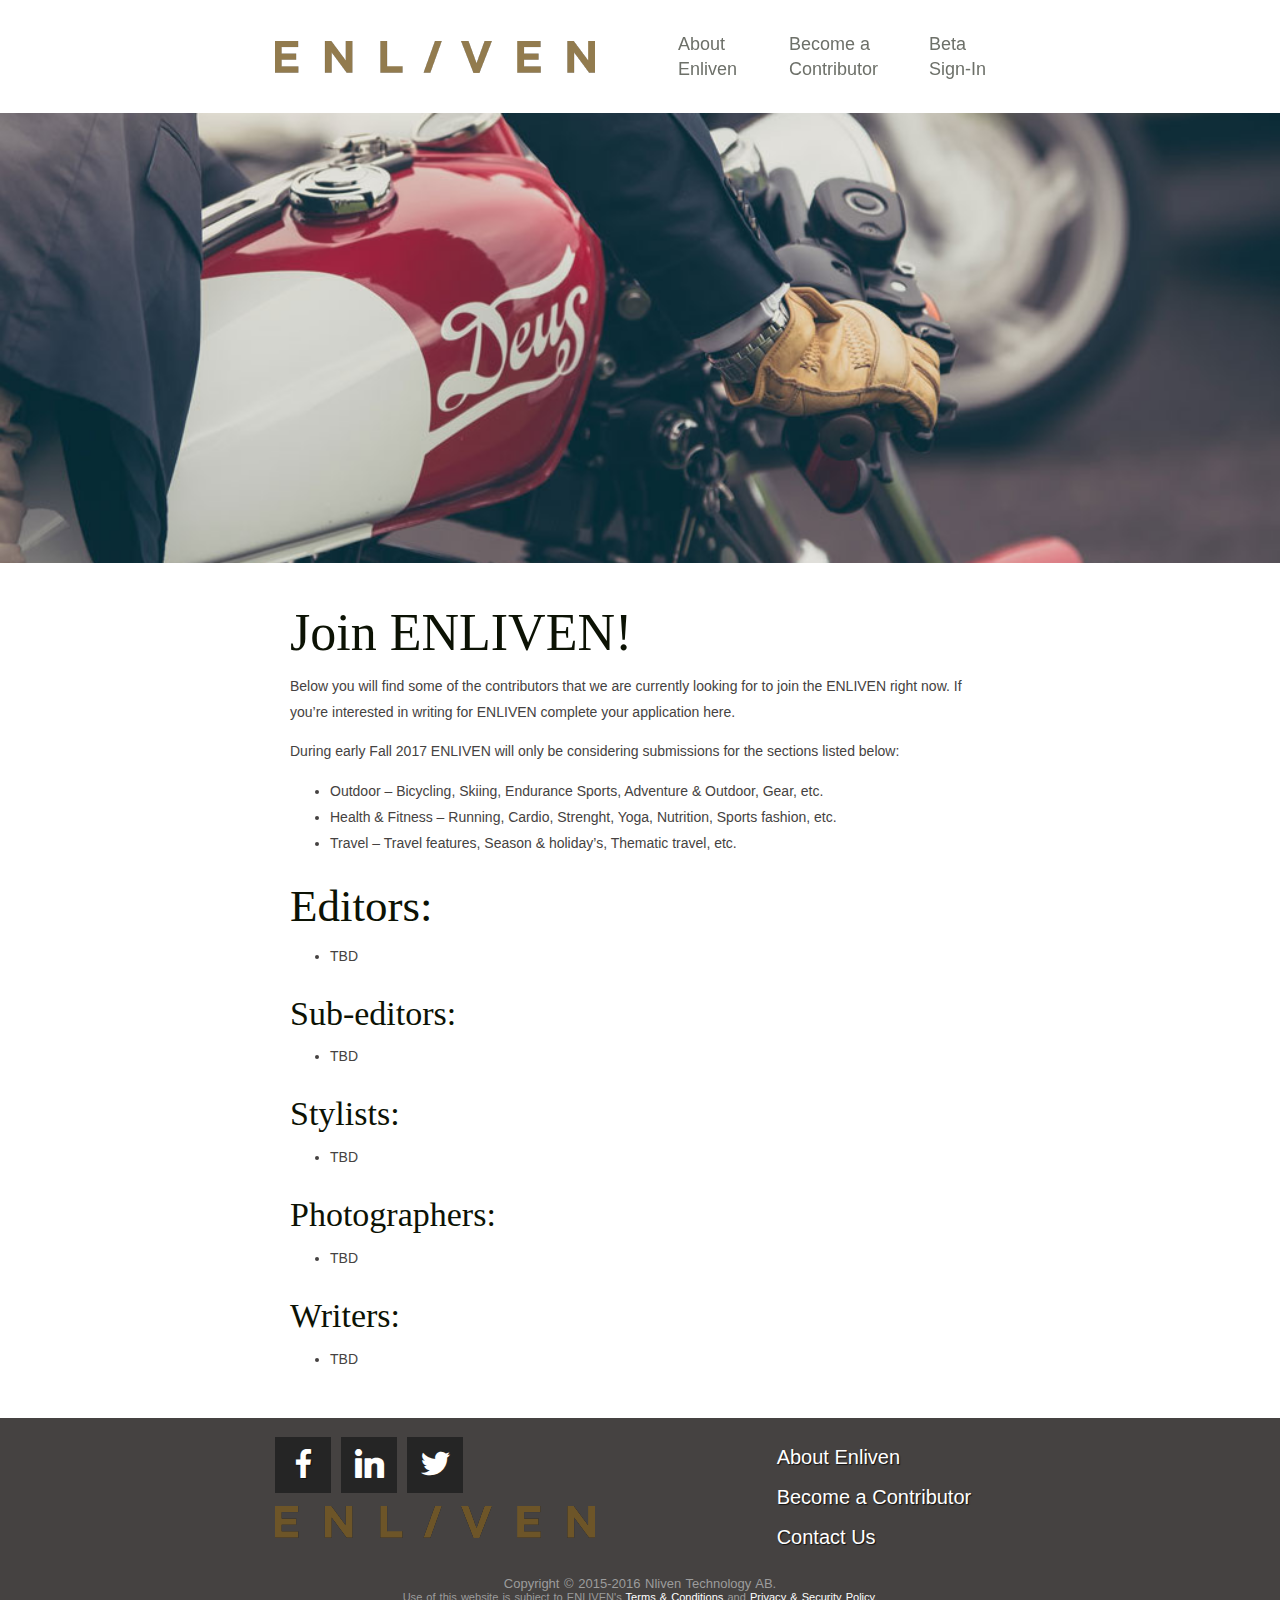
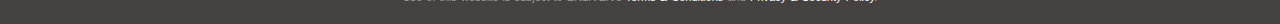
<file: join-enliven/index.html>
<!DOCTYPE html><html lang="en" class="no-js"><head><meta charset="utf-8"><meta name="viewport" content="width=device-width,initial-scale=1"><meta http-equiv="X-UA-Compatible" content="IE=edge"><title>ENLIVEN &ndash; Join ENLIVEN</title><meta property="og:type" content="website"><meta property="og:url" content="https://www.enliven.co"><meta name="twitter:site" content="@Enliven"><meta property="og:site_name" content="ENLIVEN – Join ENLIVEN"><meta property="og:title" content="ENLIVEN – Join ENLIVEN"><meta property="twitter:card" content="summary"><meta property="twitter:title" content="ENLIVEN – Join ENLIVEN"><meta name="description" content="ENLIVEN is a personalized lifestyle “magazine” where you can follow or save your favourite topics and styles. Share and interact with your favorite lifestyle writers, photographers, and columnists that challenge and inspire you."><meta property="og:description" content="ENLIVEN is a personalized lifestyle “magazine” where you can follow or save your favourite topics and styles. Share and interact with your favorite lifestyle writers, photographers, and columnists that challenge and inspire you."><meta property="twitter:description" content="ENLIVEN is a personalized lifestyle “magazine” where you can follow or save your favourite topics and styles. Share and interact with your favorite lifestyle writers, photographers, and columnists that challenge and inspire you."><link rel="apple-touch-icon" href="/logo-52a3cb.png"><link rel="shortcut icon" href="/favicon.ico" type="image/x-icon"><meta property="og:image" content="/images/logo-52a3cb.png"><meta property="twitter:image" content="/images/logo-52a3cb.png"><meta name="apple-mobile-web-app-capable" content="yes"><meta name="HandheldFriendly" content="true"><meta name="MobileOptimized" content="width"><link href="//style.enliven.co" rel="dns-prefetch"><link href="//piwik.enliven.co" rel="dns-prefetch"><link href="//cms-embed.enliven.co" rel="dns-prefetch"><link href="//cms.enliven.co" rel="dns-prefetch"><link href="//www.enliven.co" rel="dns-prefetch"><link href="//www.google-analytics.com" rel="dns-prefetch"><link href="//s3.amazonaws.com" rel="dns-prefetch"><link rel="stylesheet" href="/styles/main-96703f64bf.css"><script src="/scripts/vendor/modernizr-272916a077.js"></script></head><body class="page join-enliven"><!--[if lt IE 10]>
  <p class="browserupgrade">You are using an <strong>outdated</strong> browser. Please <a href="http://browsehappy.com/">upgrade your browser</a> to improve your experience.</p>
<![endif]--><section id="ext_menu-0" class="mbr-navbar mbr-navbar-freeze mbr-navbar-absolute mbr-navbar-sticky mbr-navbar-auto-collapse top"><nav class="mbr-navbar-section mbr-section navbar navbar-default"><div class="mbr-section-container"><div class="mbr-navbar-container navbar-header container"><div class="mbr-navbar-column mbr-navbar-column-s mbr-navbar-brand"><span class="mbr-navbar-brand-link mbr-brand mbr-brand-inline"><span class="mbr-brand-logo"><a href="/"><img src="/images/enliven-logo.png" alt="Enliven" class="mbr-navbar-brand-img mbr-brand-img"></a></span></span></div><div class="mbr-navbar-hamburger mbr-hamburger"><span class="mbr-hamburger-line"></span></div><div class="mbr-navbar-column mbr-navbar-menu"><nav class="mbr-navbar-menu-box mbr-navbar-menu-box-inline-right"><div class="mbr-navbar-column"><ul class="mbr-navbar-items mbr-navbar-items-right float-left mbr-buttons mbr-buttons-freeze mbr-buttons-right btn-decorator mbr-buttons-active mbr-buttons-only-links nav navbar-nav navbar-right"><li class="mbr-navbar-item"><a href="/about" class="mbr-buttons-link text-black about-link">About Enliven</a></li><li class="mbr-navbar-item"><a href="/become-a-contributor" class="mbr-buttons-link text-black become-link"><span class="text-nowrap">Become a</span> Contributor</a></li><li class="mbr-navbar-item"><a href="/contributor-faq" class="mbr-buttons-link text-black hidden-md hidden-lg">Contributor FAQ</a></li><li class="mbr-navbar-item"><a href="/submission-guidelines" class="mbr-buttons-link text-black hidden-md hidden-lg">Submission Guidelines</a></li><li class="mbr-navbar-item"><a href="/contributor-application-form" class="mbr-buttons-link text-black hidden-md hidden-lg">Contributor Application Form</a></li><li class="mbr-navbar-item"><a href="/join-enliven" class="mbr-buttons-link text-black hidden-md hidden-lg active">Join ENLIVEN</a></li><li class="mbr-navbar-item"><a href="//cms.enliven.co/" class="mbr-buttons-link text-black beta-link">Beta <span class="text-nowrap">Sign-In</span></a></li><li class="mbr-navbar-item"><a href="/contact" class="mbr-buttons-link text-black hidden-md hidden-lg">Contact</a></li></ul></div></nav></div></div></div></nav></section><div class="hero about"><div class="container"></div></div><section class="bkg16"><div class="container"><h2 class="title">Join ENLIVEN!</h2><p>Below you will find some of the contributors that we are currently looking for to join the ENLIVEN right now. If you’re interested in writing for ENLIVEN complete your application here.</p><p>During early Fall 2017 ENLIVEN will only be considering submissions for the sections listed below:</p><ul><li><strong>Outdoor</strong> – Bicycling, Skiing, Endurance Sports, Adventure &amp; Outdoor, Gear, etc.</li><li><strong>Health &amp; Fitness</strong> – Running, Cardio, Strenght, Yoga, Nutrition, Sports fashion, etc.</li><li><strong>Travel</strong> – Travel features, Season &amp; holiday’s, Thematic travel, etc.</li></ul><h2 id="editors">Editors:</h2><ul><li>TBD</li></ul><h3 id="sub-editors">Sub-editors:</h3><ul><li>TBD</li></ul><h3 id="stylists">Stylists:</h3><ul><li>TBD</li></ul><h3 id="photographers">Photographers:</h3><ul><li>TBD</li></ul><h3 id="writers">Writers:</h3><ul><li>TBD</li></ul></div></section><footer id="section6" class="section footer"><div id="custom-html-226"><section id="social-buttons1-10" class="mbr-section mbr-section-relative mbr-section-fixed-size"><div class="mbr-section-container container"><div class="row"><div class="col-sm-8"><div class="row"><div class="mbr-social-icons"><div data-counters="false" class="mbr-social-likes social-likes_style-2"><div title="Share link on Facebook" class="mbr-social-icons-icon social-likes-icon facebook socicon-bg-facebook"><a href="https://www.facebook.com/Enlivenmagazine/" target="_blank" class="socicon socicon-facebook"></a></div><div title="Share link on Google+" class="mbr-social-icons-icon social-likes-icon plusone socicon-bg-linkedin"><i href="#" target="_blank" class="socicon socicon-linkedin"></i></div><div title="Share link on Twitter" class="mbr-social-icons-icon social-likes-icon twitter socicon-bg-twitter"><i href="#" target="_blank" class="socicon socicon-twitter"></i></div></div></div></div><div class="mbr-contacts mbr-contacts--wysiwyg row"><div><a href="/"><img src="/images/enliven-logo-footer.png" class="mbr-contacts-img mbr-contacts-img--left"></a></div></div></div><div class="col-sm-4"><ul class="mbr-contacts-list"><li><a href="/about" class="mbr-contacts-link text-gray">About Enliven</a></li><li><a href="/become-a-contributor" class="mbr-contacts-link text-gray"><span class="text-nowrap">Become a</span> Contributor</a></li><li><a href="/contact" class="mbr-contacts-link text-gray">Contact Us</a></li></ul></div></div></div></section></div></footer><footer class="mbr-section mbr-section--relative mbr-section--fixed-size"><div class="mbr-section-container container"><div class="mbr-footer mbr-footer--wysiwyg"><p class="mbr-footer-copyright text-center">Copyright &copy; 2015-2016 Nliven Technology AB.</p><p class="mbr-footer-copyright text-center"><small>Use of this website is subject to ENLIVEN's <a href="/terms-conditions">Terms &amp; Conditions</a> and <a href="/privacy-security">Privacy &amp; Security Policy</a>.</small></p></div></div></footer><!-- Google Analytics --><script>(function(b, o, i, l, e, r) {
    b.GoogleAnalyticsObject = l;
    b[l] || (b[l] =
      function() {
        (b[l].q = b[l].q || []).push(arguments)
      });
    b[l].l = +new Date;
    e = o.createElement(i);
    r = o.getElementsByTagName(i)[0];
    e.src = '//www.google-analytics.com/analytics.js';
    r.parentNode.insertBefore(e, r)
  }(window, document, 'script', 'ga'));
  ga('create', 'UA-72026616-1');
  ga('send', 'pageview');</script><!-- End Google Analytics Code --><!-- Piwik --><script type="text/javascript">var _paq = _paq || [];
  _paq.push(["setDomains", ["*.www.enliven.co"]]);
  _paq.push(['trackPageView']);
  _paq.push(['enableLinkTracking']);
  (function() {
    var u="//piwik.enliven.co/";
    _paq.push(['setTrackerUrl', u+'piwik.php']);
    _paq.push(['setSiteId', 1]);
    var d=document, g=d.createElement('script'), s=d.getElementsByTagName('script')[0];
    g.type='text/javascript'; g.async=true; g.defer=true; g.src=u+'piwik.js'; s.parentNode.insertBefore(g,s);
  })();</script><noscript><p><img src="//piwik.enliven.co/piwik.php?idsite=1" style="border:0" alt=""></p></noscript><!-- End Piwik Code --><script src="/scripts/vendor-3f0e1a65cd.js"></script><script src="/scripts/plugins-2d089c7f19.js"></script><script src="/scripts/main-6ea86807e6.js"></script></body></html>
</file>
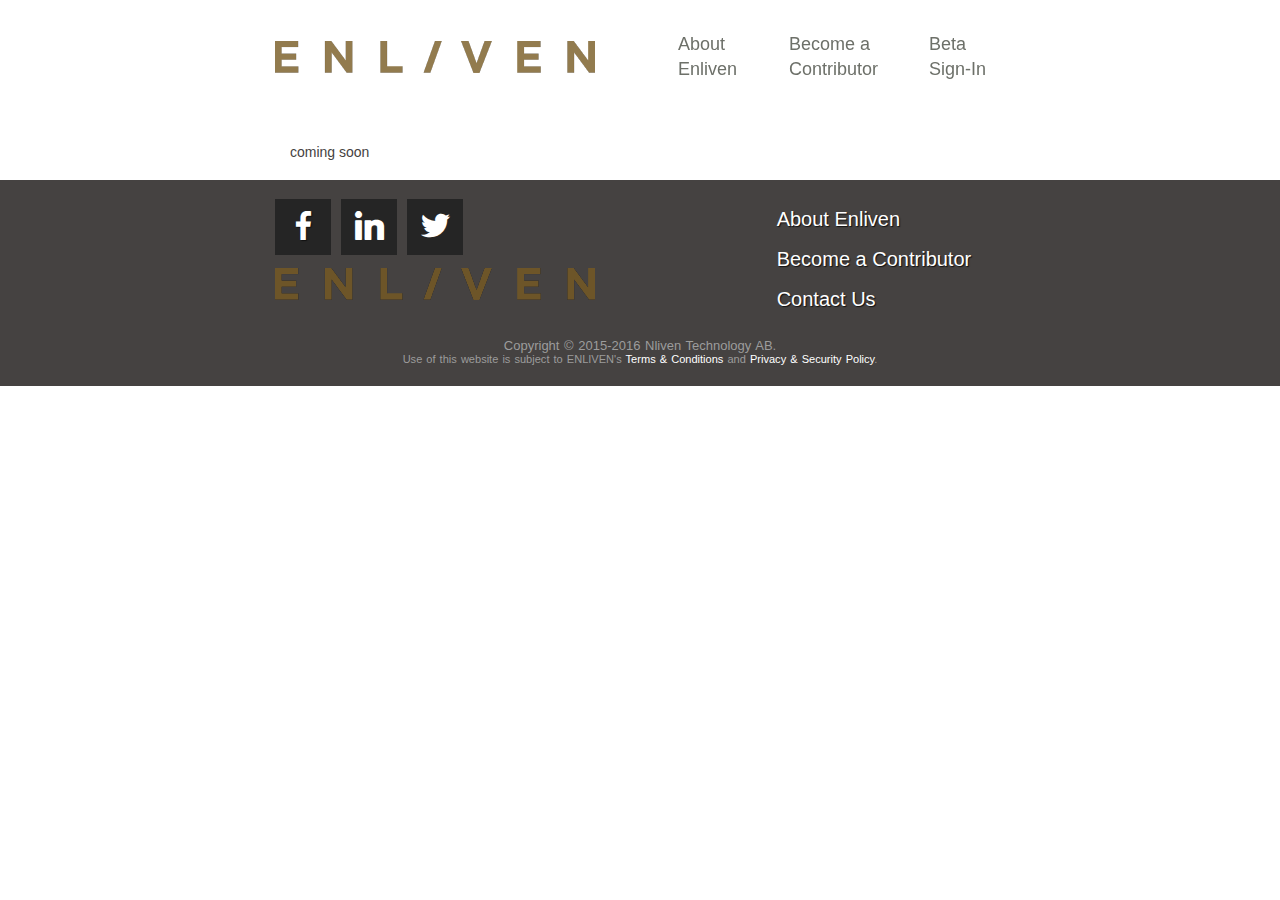
<file: press/index.html>
<!DOCTYPE html><html lang="en" class="no-js"><head><meta charset="utf-8"><meta name="viewport" content="width=device-width,initial-scale=1"><meta http-equiv="X-UA-Compatible" content="IE=edge"><title>ENLIVEN &ndash; Press</title><meta property="og:type" content="website"><meta property="og:url" content="https://www.enliven.co"><meta name="twitter:site" content="@Enliven"><meta property="og:site_name" content="ENLIVEN – Press"><meta property="og:title" content="ENLIVEN – Press"><meta property="twitter:card" content="summary"><meta property="twitter:title" content="ENLIVEN – Press"><meta name="description" content="ENLIVEN is a personalized lifestyle “magazine” where you can follow or save your favourite topics and styles. Share and interact with your favorite lifestyle writers, photographers, and columnists that challenge and inspire you."><meta property="og:description" content="ENLIVEN is a personalized lifestyle “magazine” where you can follow or save your favourite topics and styles. Share and interact with your favorite lifestyle writers, photographers, and columnists that challenge and inspire you."><meta property="twitter:description" content="ENLIVEN is a personalized lifestyle “magazine” where you can follow or save your favourite topics and styles. Share and interact with your favorite lifestyle writers, photographers, and columnists that challenge and inspire you."><link rel="apple-touch-icon" href="/logo-52a3cb.png"><link rel="shortcut icon" href="/favicon.ico" type="image/x-icon"><meta property="og:image" content="/images/logo-52a3cb.png"><meta property="twitter:image" content="/images/logo-52a3cb.png"><meta name="apple-mobile-web-app-capable" content="yes"><meta name="HandheldFriendly" content="true"><meta name="MobileOptimized" content="width"><link href="//style.enliven.co" rel="dns-prefetch"><link href="//piwik.enliven.co" rel="dns-prefetch"><link href="//cms-embed.enliven.co" rel="dns-prefetch"><link href="//cms.enliven.co" rel="dns-prefetch"><link href="//www.enliven.co" rel="dns-prefetch"><link href="//www.google-analytics.com" rel="dns-prefetch"><link href="//s3.amazonaws.com" rel="dns-prefetch"><link rel="stylesheet" href="/styles/main-96703f64bf.css"><script src="/scripts/vendor/modernizr-272916a077.js"></script></head><body class="page press"><!--[if lt IE 10]>
  <p class="browserupgrade">You are using an <strong>outdated</strong> browser. Please <a href="http://browsehappy.com/">upgrade your browser</a> to improve your experience.</p>
<![endif]--><section id="ext_menu-0" class="mbr-navbar mbr-navbar-freeze mbr-navbar-absolute mbr-navbar-sticky mbr-navbar-auto-collapse top"><nav class="mbr-navbar-section mbr-section navbar navbar-default"><div class="mbr-section-container"><div class="mbr-navbar-container navbar-header container"><div class="mbr-navbar-column mbr-navbar-column-s mbr-navbar-brand"><span class="mbr-navbar-brand-link mbr-brand mbr-brand-inline"><span class="mbr-brand-logo"><a href="/"><img src="/images/enliven-logo.png" alt="Enliven" class="mbr-navbar-brand-img mbr-brand-img"></a></span></span></div><div class="mbr-navbar-hamburger mbr-hamburger"><span class="mbr-hamburger-line"></span></div><div class="mbr-navbar-column mbr-navbar-menu"><nav class="mbr-navbar-menu-box mbr-navbar-menu-box-inline-right"><div class="mbr-navbar-column"><ul class="mbr-navbar-items mbr-navbar-items-right float-left mbr-buttons mbr-buttons-freeze mbr-buttons-right btn-decorator mbr-buttons-active mbr-buttons-only-links nav navbar-nav navbar-right"><li class="mbr-navbar-item"><a href="/about" class="mbr-buttons-link text-black about-link">About Enliven</a></li><li class="mbr-navbar-item"><a href="/become-a-contributor" class="mbr-buttons-link text-black become-link"><span class="text-nowrap">Become a</span> Contributor</a></li><li class="mbr-navbar-item"><a href="/contributor-faq" class="mbr-buttons-link text-black hidden-md hidden-lg">Contributor FAQ</a></li><li class="mbr-navbar-item"><a href="/submission-guidelines" class="mbr-buttons-link text-black hidden-md hidden-lg">Submission Guidelines</a></li><li class="mbr-navbar-item"><a href="/contributor-application-form" class="mbr-buttons-link text-black hidden-md hidden-lg">Contributor Application Form</a></li><li class="mbr-navbar-item"><a href="/join-enliven" class="mbr-buttons-link text-black hidden-md hidden-lg">Join ENLIVEN</a></li><li class="mbr-navbar-item"><a href="//cms.enliven.co/" class="mbr-buttons-link text-black beta-link">Beta <span class="text-nowrap">Sign-In</span></a></li><li class="mbr-navbar-item"><a href="/contact" class="mbr-buttons-link text-black hidden-md hidden-lg">Contact</a></li></ul></div></nav></div></div></div></nav></section><div style="padding-top: 140px" class="container"><p>coming soon</p></div><footer id="section6" class="section footer"><div id="custom-html-226"><section id="social-buttons1-10" class="mbr-section mbr-section-relative mbr-section-fixed-size"><div class="mbr-section-container container"><div class="row"><div class="col-sm-8"><div class="row"><div class="mbr-social-icons"><div data-counters="false" class="mbr-social-likes social-likes_style-2"><div title="Share link on Facebook" class="mbr-social-icons-icon social-likes-icon facebook socicon-bg-facebook"><a href="https://www.facebook.com/Enlivenmagazine/" target="_blank" class="socicon socicon-facebook"></a></div><div title="Share link on Google+" class="mbr-social-icons-icon social-likes-icon plusone socicon-bg-linkedin"><i href="#" target="_blank" class="socicon socicon-linkedin"></i></div><div title="Share link on Twitter" class="mbr-social-icons-icon social-likes-icon twitter socicon-bg-twitter"><i href="#" target="_blank" class="socicon socicon-twitter"></i></div></div></div></div><div class="mbr-contacts mbr-contacts--wysiwyg row"><div><a href="/"><img src="/images/enliven-logo-footer.png" class="mbr-contacts-img mbr-contacts-img--left"></a></div></div></div><div class="col-sm-4"><ul class="mbr-contacts-list"><li><a href="/about" class="mbr-contacts-link text-gray">About Enliven</a></li><li><a href="/become-a-contributor" class="mbr-contacts-link text-gray"><span class="text-nowrap">Become a</span> Contributor</a></li><li><a href="/contact" class="mbr-contacts-link text-gray">Contact Us</a></li></ul></div></div></div></section></div></footer><footer class="mbr-section mbr-section--relative mbr-section--fixed-size"><div class="mbr-section-container container"><div class="mbr-footer mbr-footer--wysiwyg"><p class="mbr-footer-copyright text-center">Copyright &copy; 2015-2016 Nliven Technology AB.</p><p class="mbr-footer-copyright text-center"><small>Use of this website is subject to ENLIVEN's <a href="/terms-conditions">Terms &amp; Conditions</a> and <a href="/privacy-security">Privacy &amp; Security Policy</a>.</small></p></div></div></footer><!-- Google Analytics --><script>(function(b, o, i, l, e, r) {
    b.GoogleAnalyticsObject = l;
    b[l] || (b[l] =
      function() {
        (b[l].q = b[l].q || []).push(arguments)
      });
    b[l].l = +new Date;
    e = o.createElement(i);
    r = o.getElementsByTagName(i)[0];
    e.src = '//www.google-analytics.com/analytics.js';
    r.parentNode.insertBefore(e, r)
  }(window, document, 'script', 'ga'));
  ga('create', 'UA-72026616-1');
  ga('send', 'pageview');</script><!-- End Google Analytics Code --><!-- Piwik --><script type="text/javascript">var _paq = _paq || [];
  _paq.push(["setDomains", ["*.www.enliven.co"]]);
  _paq.push(['trackPageView']);
  _paq.push(['enableLinkTracking']);
  (function() {
    var u="//piwik.enliven.co/";
    _paq.push(['setTrackerUrl', u+'piwik.php']);
    _paq.push(['setSiteId', 1]);
    var d=document, g=d.createElement('script'), s=d.getElementsByTagName('script')[0];
    g.type='text/javascript'; g.async=true; g.defer=true; g.src=u+'piwik.js'; s.parentNode.insertBefore(g,s);
  })();</script><noscript><p><img src="//piwik.enliven.co/piwik.php?idsite=1" style="border:0" alt=""></p></noscript><!-- End Piwik Code --><script src="/scripts/vendor-3f0e1a65cd.js"></script><script src="/scripts/plugins-2d089c7f19.js"></script><script src="/scripts/main-6ea86807e6.js"></script></body></html>
</file>
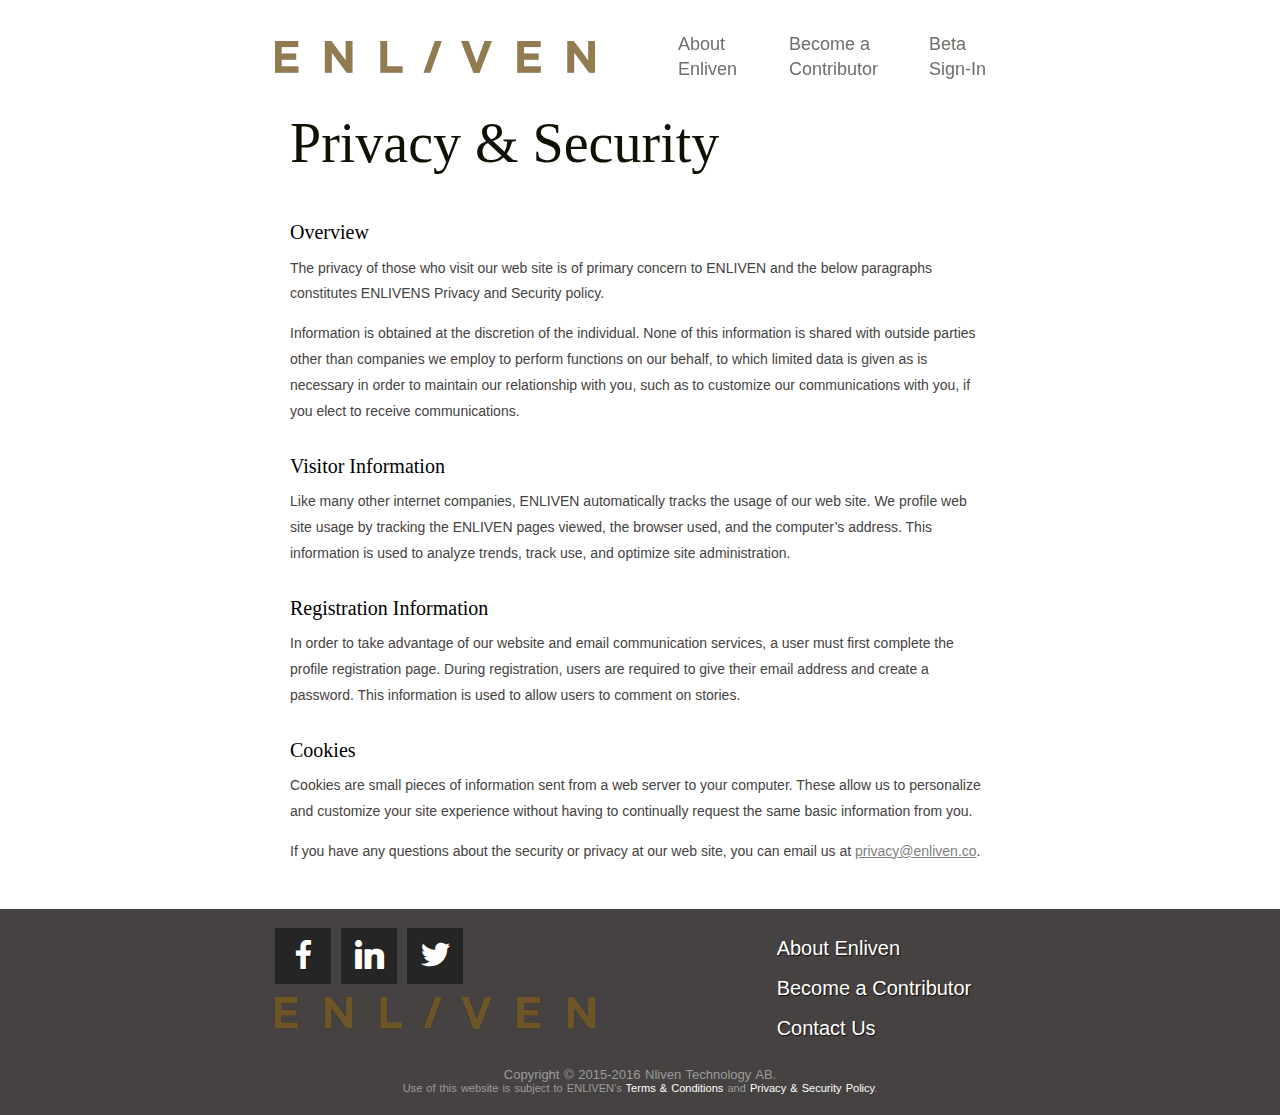
<file: privacy-security/index.html>
<!DOCTYPE html><html lang="en" class="no-js"><head><meta charset="utf-8"><meta name="viewport" content="width=device-width,initial-scale=1"><meta http-equiv="X-UA-Compatible" content="IE=edge"><title>ENLIVEN &ndash; Privacy and Security</title><meta property="og:type" content="website"><meta property="og:url" content="https://www.enliven.co"><meta name="twitter:site" content="@Enliven"><meta property="og:site_name" content="ENLIVEN – Privacy and Security"><meta property="og:title" content="ENLIVEN – Privacy and Security"><meta property="twitter:card" content="summary"><meta property="twitter:title" content="ENLIVEN – Privacy and Security"><meta name="description" content="ENLIVEN is a personalized lifestyle “magazine” where you can follow or save your favourite topics and styles. Share and interact with your favorite lifestyle writers, photographers, and columnists that challenge and inspire you."><meta property="og:description" content="ENLIVEN is a personalized lifestyle “magazine” where you can follow or save your favourite topics and styles. Share and interact with your favorite lifestyle writers, photographers, and columnists that challenge and inspire you."><meta property="twitter:description" content="ENLIVEN is a personalized lifestyle “magazine” where you can follow or save your favourite topics and styles. Share and interact with your favorite lifestyle writers, photographers, and columnists that challenge and inspire you."><link rel="apple-touch-icon" href="/logo-52a3cb.png"><link rel="shortcut icon" href="/favicon.ico" type="image/x-icon"><meta property="og:image" content="/images/logo-52a3cb.png"><meta property="twitter:image" content="/images/logo-52a3cb.png"><meta name="apple-mobile-web-app-capable" content="yes"><meta name="HandheldFriendly" content="true"><meta name="MobileOptimized" content="width"><link href="//style.enliven.co" rel="dns-prefetch"><link href="//piwik.enliven.co" rel="dns-prefetch"><link href="//cms-embed.enliven.co" rel="dns-prefetch"><link href="//cms.enliven.co" rel="dns-prefetch"><link href="//www.enliven.co" rel="dns-prefetch"><link href="//www.google-analytics.com" rel="dns-prefetch"><link href="//s3.amazonaws.com" rel="dns-prefetch"><link rel="stylesheet" href="/styles/main-96703f64bf.css"><script src="/scripts/vendor/modernizr-272916a077.js"></script></head><body class="page privacy-security"><!--[if lt IE 10]>
  <p class="browserupgrade">You are using an <strong>outdated</strong> browser. Please <a href="http://browsehappy.com/">upgrade your browser</a> to improve your experience.</p>
<![endif]--><section id="ext_menu-0" class="mbr-navbar mbr-navbar-freeze mbr-navbar-absolute mbr-navbar-sticky mbr-navbar-auto-collapse top"><nav class="mbr-navbar-section mbr-section navbar navbar-default"><div class="mbr-section-container"><div class="mbr-navbar-container navbar-header container"><div class="mbr-navbar-column mbr-navbar-column-s mbr-navbar-brand"><span class="mbr-navbar-brand-link mbr-brand mbr-brand-inline"><span class="mbr-brand-logo"><a href="/"><img src="/images/enliven-logo.png" alt="Enliven" class="mbr-navbar-brand-img mbr-brand-img"></a></span></span></div><div class="mbr-navbar-hamburger mbr-hamburger"><span class="mbr-hamburger-line"></span></div><div class="mbr-navbar-column mbr-navbar-menu"><nav class="mbr-navbar-menu-box mbr-navbar-menu-box-inline-right"><div class="mbr-navbar-column"><ul class="mbr-navbar-items mbr-navbar-items-right float-left mbr-buttons mbr-buttons-freeze mbr-buttons-right btn-decorator mbr-buttons-active mbr-buttons-only-links nav navbar-nav navbar-right"><li class="mbr-navbar-item"><a href="/about" class="mbr-buttons-link text-black about-link">About Enliven</a></li><li class="mbr-navbar-item"><a href="/become-a-contributor" class="mbr-buttons-link text-black become-link"><span class="text-nowrap">Become a</span> Contributor</a></li><li class="mbr-navbar-item"><a href="/contributor-faq" class="mbr-buttons-link text-black hidden-md hidden-lg">Contributor FAQ</a></li><li class="mbr-navbar-item"><a href="/submission-guidelines" class="mbr-buttons-link text-black hidden-md hidden-lg">Submission Guidelines</a></li><li class="mbr-navbar-item"><a href="/contributor-application-form" class="mbr-buttons-link text-black hidden-md hidden-lg">Contributor Application Form</a></li><li class="mbr-navbar-item"><a href="/join-enliven" class="mbr-buttons-link text-black hidden-md hidden-lg">Join ENLIVEN</a></li><li class="mbr-navbar-item"><a href="//cms.enliven.co/" class="mbr-buttons-link text-black beta-link">Beta <span class="text-nowrap">Sign-In</span></a></li><li class="mbr-navbar-item"><a href="/contact" class="mbr-buttons-link text-black hidden-md hidden-lg">Contact</a></li></ul></div></nav></div></div></div></nav></section><section class="teco"><div class="container"><h1 id="privacy-security">Privacy &amp; Security</h1><h2 id="overview">Overview</h2><p>The privacy of those who visit our web site is of primary concern to ENLIVEN and the below paragraphs constitutes ENLIVENS Privacy and Security policy.</p><p>Information is obtained at the discretion of the individual. None of this information is shared with outside parties other than companies we employ to perform functions on our behalf, to which limited data is given as is necessary in order to maintain our relationship with you, such as to customize our communications with you, if you elect to receive communications.</p><h2 id="visitorinformation">Visitor Information</h2><p>Like many other internet companies, ENLIVEN automatically tracks the usage of our web site. We profile web site usage by tracking the ENLIVEN pages viewed, the browser used, and the computer’s address. This information is used to analyze trends, track use, and optimize site administration.</p><h2 id="registrationinformation">Registration Information</h2><p>In order to take advantage of our website and email communication services, a user must first complete the profile registration page. During registration, users are required to give their email address and create a password. This information is used to allow users to comment on stories.</p><h2 id="cookies">Cookies</h2><p>Cookies are small pieces of information sent from a web server to your computer. These allow us to personalize and customize your site experience without having to continually request the same basic information from you.</p><p>If you have any questions about the security or privacy at our web site, you can email us at <a class="agrey" href="mailto:privacy@enliven.co">privacy@enliven.co</a>.</p></div></section><footer id="section6" class="section footer"><div id="custom-html-226"><section id="social-buttons1-10" class="mbr-section mbr-section-relative mbr-section-fixed-size"><div class="mbr-section-container container"><div class="row"><div class="col-sm-8"><div class="row"><div class="mbr-social-icons"><div data-counters="false" class="mbr-social-likes social-likes_style-2"><div title="Share link on Facebook" class="mbr-social-icons-icon social-likes-icon facebook socicon-bg-facebook"><a href="https://www.facebook.com/Enlivenmagazine/" target="_blank" class="socicon socicon-facebook"></a></div><div title="Share link on Google+" class="mbr-social-icons-icon social-likes-icon plusone socicon-bg-linkedin"><i href="#" target="_blank" class="socicon socicon-linkedin"></i></div><div title="Share link on Twitter" class="mbr-social-icons-icon social-likes-icon twitter socicon-bg-twitter"><i href="#" target="_blank" class="socicon socicon-twitter"></i></div></div></div></div><div class="mbr-contacts mbr-contacts--wysiwyg row"><div><a href="/"><img src="/images/enliven-logo-footer.png" class="mbr-contacts-img mbr-contacts-img--left"></a></div></div></div><div class="col-sm-4"><ul class="mbr-contacts-list"><li><a href="/about" class="mbr-contacts-link text-gray">About Enliven</a></li><li><a href="/become-a-contributor" class="mbr-contacts-link text-gray"><span class="text-nowrap">Become a</span> Contributor</a></li><li><a href="/contact" class="mbr-contacts-link text-gray">Contact Us</a></li></ul></div></div></div></section></div></footer><footer class="mbr-section mbr-section--relative mbr-section--fixed-size"><div class="mbr-section-container container"><div class="mbr-footer mbr-footer--wysiwyg"><p class="mbr-footer-copyright text-center">Copyright &copy; 2015-2016 Nliven Technology AB.</p><p class="mbr-footer-copyright text-center"><small>Use of this website is subject to ENLIVEN's <a href="/terms-conditions">Terms &amp; Conditions</a> and <a href="/privacy-security">Privacy &amp; Security Policy</a>.</small></p></div></div></footer><!-- Google Analytics --><script>(function(b, o, i, l, e, r) {
    b.GoogleAnalyticsObject = l;
    b[l] || (b[l] =
      function() {
        (b[l].q = b[l].q || []).push(arguments)
      });
    b[l].l = +new Date;
    e = o.createElement(i);
    r = o.getElementsByTagName(i)[0];
    e.src = '//www.google-analytics.com/analytics.js';
    r.parentNode.insertBefore(e, r)
  }(window, document, 'script', 'ga'));
  ga('create', 'UA-72026616-1');
  ga('send', 'pageview');</script><!-- End Google Analytics Code --><!-- Piwik --><script type="text/javascript">var _paq = _paq || [];
  _paq.push(["setDomains", ["*.www.enliven.co"]]);
  _paq.push(['trackPageView']);
  _paq.push(['enableLinkTracking']);
  (function() {
    var u="//piwik.enliven.co/";
    _paq.push(['setTrackerUrl', u+'piwik.php']);
    _paq.push(['setSiteId', 1]);
    var d=document, g=d.createElement('script'), s=d.getElementsByTagName('script')[0];
    g.type='text/javascript'; g.async=true; g.defer=true; g.src=u+'piwik.js'; s.parentNode.insertBefore(g,s);
  })();</script><noscript><p><img src="//piwik.enliven.co/piwik.php?idsite=1" style="border:0" alt=""></p></noscript><!-- End Piwik Code --><script src="/scripts/vendor-3f0e1a65cd.js"></script><script src="/scripts/plugins-2d089c7f19.js"></script><script src="/scripts/main-6ea86807e6.js"></script></body></html>
</file>
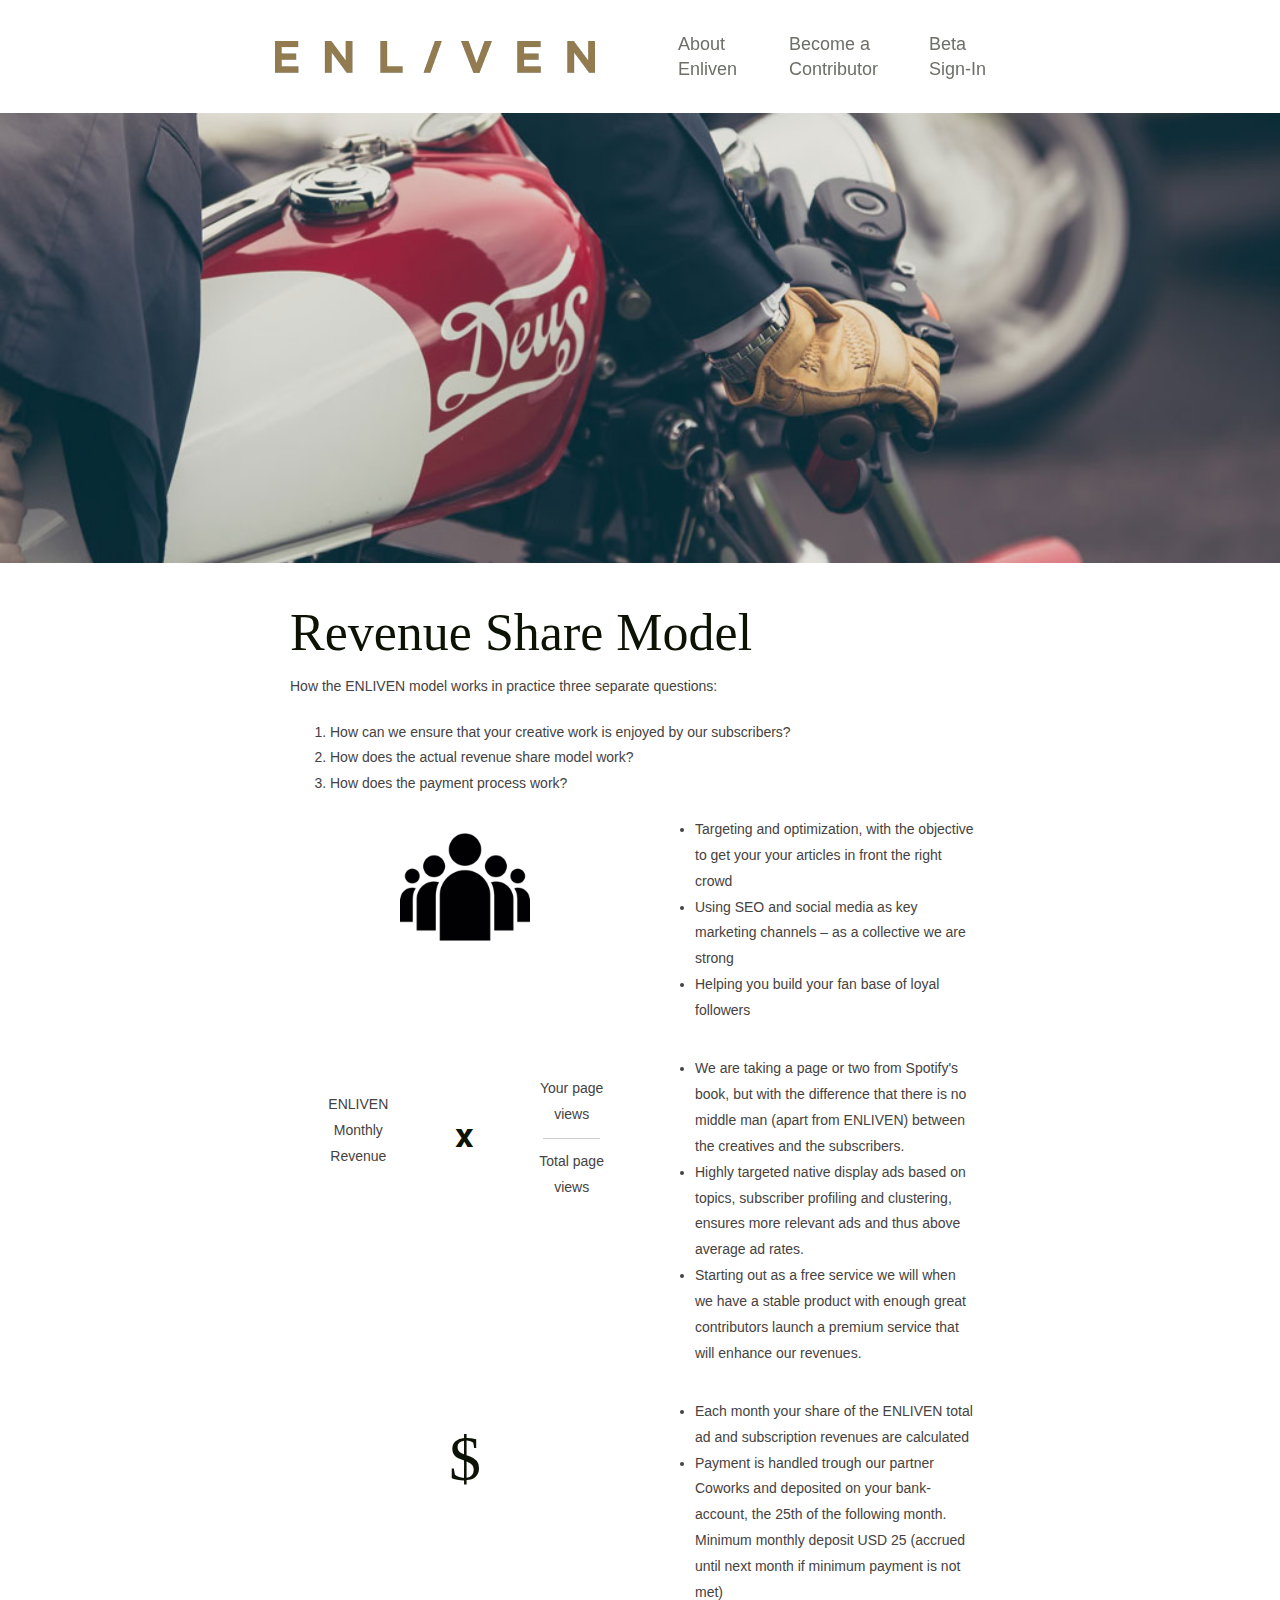
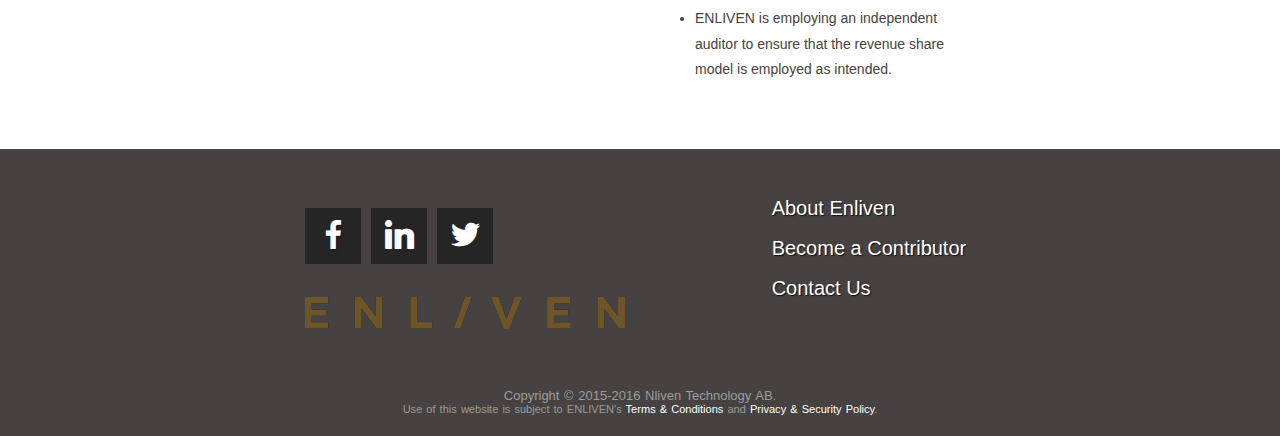
<file: revenue-share-model/index.html>
<!DOCTYPE html><html lang="en" class="no-js"><head><meta charset="utf-8"><meta name="viewport" content="width=device-width,initial-scale=1"><meta http-equiv="X-UA-Compatible" content="IE=edge"><title>ENLIVEN &ndash; Revenue Share Model</title><meta property="og:type" content="website"><meta property="og:url" content="https://www.enliven.co"><meta name="twitter:site" content="@Enliven"><meta property="og:site_name" content="ENLIVEN – Revenue Share Model"><meta property="og:title" content="ENLIVEN – Revenue Share Model"><meta property="twitter:card" content="summary"><meta property="twitter:title" content="ENLIVEN – Revenue Share Model"><meta name="description" content="ENLIVEN is a personalized lifestyle “magazine” where you can follow or save your favourite topics and styles. Share and interact with your favorite lifestyle writers, photographers, and columnists that challenge and inspire you."><meta property="og:description" content="ENLIVEN is a personalized lifestyle “magazine” where you can follow or save your favourite topics and styles. Share and interact with your favorite lifestyle writers, photographers, and columnists that challenge and inspire you."><meta property="twitter:description" content="ENLIVEN is a personalized lifestyle “magazine” where you can follow or save your favourite topics and styles. Share and interact with your favorite lifestyle writers, photographers, and columnists that challenge and inspire you."><link rel="apple-touch-icon" href="/logo-52a3cb.png"><link rel="shortcut icon" href="/favicon.ico" type="image/x-icon"><meta property="og:image" content="/images/logo-52a3cb.png"><meta property="twitter:image" content="/images/logo-52a3cb.png"><meta name="apple-mobile-web-app-capable" content="yes"><meta name="HandheldFriendly" content="true"><meta name="MobileOptimized" content="width"><link href="//style.enliven.co" rel="dns-prefetch"><link href="//piwik.enliven.co" rel="dns-prefetch"><link href="//cms-embed.enliven.co" rel="dns-prefetch"><link href="//cms.enliven.co" rel="dns-prefetch"><link href="//www.enliven.co" rel="dns-prefetch"><link href="//www.google-analytics.com" rel="dns-prefetch"><link href="//s3.amazonaws.com" rel="dns-prefetch"><link rel="stylesheet" href="/styles/main-96703f64bf.css"><script src="/scripts/vendor/modernizr-272916a077.js"></script></head><body class="page revenue-share-model"><!--[if lt IE 10]>
  <p class="browserupgrade">You are using an <strong>outdated</strong> browser. Please <a href="http://browsehappy.com/">upgrade your browser</a> to improve your experience.</p>
<![endif]--><section id="ext_menu-0" class="mbr-navbar mbr-navbar-freeze mbr-navbar-absolute mbr-navbar-sticky mbr-navbar-auto-collapse top"><nav class="mbr-navbar-section mbr-section navbar navbar-default"><div class="mbr-section-container"><div class="mbr-navbar-container navbar-header container"><div class="mbr-navbar-column mbr-navbar-column-s mbr-navbar-brand"><span class="mbr-navbar-brand-link mbr-brand mbr-brand-inline"><span class="mbr-brand-logo"><a href="/"><img src="/images/enliven-logo.png" alt="Enliven" class="mbr-navbar-brand-img mbr-brand-img"></a></span></span></div><div class="mbr-navbar-hamburger mbr-hamburger"><span class="mbr-hamburger-line"></span></div><div class="mbr-navbar-column mbr-navbar-menu"><nav class="mbr-navbar-menu-box mbr-navbar-menu-box-inline-right"><div class="mbr-navbar-column"><ul class="mbr-navbar-items mbr-navbar-items-right float-left mbr-buttons mbr-buttons-freeze mbr-buttons-right btn-decorator mbr-buttons-active mbr-buttons-only-links nav navbar-nav navbar-right"><li class="mbr-navbar-item"><a href="/about" class="mbr-buttons-link text-black about-link">About Enliven</a></li><li class="mbr-navbar-item"><a href="/become-a-contributor" class="mbr-buttons-link text-black become-link"><span class="text-nowrap">Become a</span> Contributor</a></li><li class="mbr-navbar-item"><a href="/contributor-faq" class="mbr-buttons-link text-black hidden-md hidden-lg">Contributor FAQ</a></li><li class="mbr-navbar-item"><a href="/submission-guidelines" class="mbr-buttons-link text-black hidden-md hidden-lg">Submission Guidelines</a></li><li class="mbr-navbar-item"><a href="/contributor-application-form" class="mbr-buttons-link text-black hidden-md hidden-lg">Contributor Application Form</a></li><li class="mbr-navbar-item"><a href="/join-enliven" class="mbr-buttons-link text-black hidden-md hidden-lg">Join ENLIVEN</a></li><li class="mbr-navbar-item"><a href="//cms.enliven.co/" class="mbr-buttons-link text-black beta-link">Beta <span class="text-nowrap">Sign-In</span></a></li><li class="mbr-navbar-item"><a href="/contact" class="mbr-buttons-link text-black hidden-md hidden-lg">Contact</a></li></ul></div></nav></div></div></div></nav></section><div class="hero about"><div class="container"></div></div><section class="bkg16"><div class="container"><h2 class="title">Revenue Share Model</h2><p>How the ENLIVEN model works in practice three separate questions:</p><div class="list"><ol style="list-style-type: decimal"><li>How can we ensure that your creative work is enjoyed by our subscribers?</li><li>How does the actual revenue share model work?</li><li>How does the payment process work?</li></ol></div><div class="guide"><div class="row"><div class="col-md-6 text-center"><img class="avatars" src="/images/heads.png" width="174" height="144" alt="avatars"></div><div class="col-md-6"><ul><li>Targeting and optimization, with the objective to get your your articles in front the right crowd</li><li>Using SEO and social media as key marketing channels – as a collective we are strong</li><li>Helping you build your fan base of loyal followers</li></ul></div></div><div class="row"><div class="col-md-6 text-center"><div class="row"><div class="col-md-4 guide-col-1"><p>ENLIVEN Monthly Revenue</p></div><div class="col-md-4 guide-col-2"><h3>𝐱</h3></div><div class="col-md-4 guide-col-3"><div>Your page views</div><hr class="divider"><div>Total page views</div></div></div></div><div class="col-md-6"><ul><li>We are taking a page or two from Spotify's book, but with the difference that there is no middle man (apart from ENLIVEN) between the creatives and the subscribers.</li><li>Highly targeted native display ads based on topics, subscriber profiling and clustering, ensures more relevant ads and thus above average ad rates.</li><li>Starting out as a free service we will when we have a stable product with enough great contributors launch a premium service that will enhance our revenues.</li></ul></div></div><div class="row"><div class="col-md-6 text-center"><h2 style="font-size:64px">$</h2></div><div class="col-md-6"><ul><li>Each month your share of the ENLIVEN total ad and subscription revenues are calculated</li><li>Payment is handled trough our partner Coworks and deposited on your bank-account, the 25th of the following month. Minimum monthly deposit USD 25 (accrued until next month if minimum payment is not met)</li><li>ENLIVEN is employing an independent auditor to ensure that the revenue share model is employed as intended.</li></ul></div></div></div><!--/.guide--></div></section><footer id="section6" class="section footer"><div id="custom-html-226"><section id="social-buttons1-10" class="mbr-section mbr-section-relative mbr-section-fixed-size"><div class="mbr-section-container container"><div class="row"><div class="col-sm-8"><div class="row"><div class="mbr-social-icons"><div data-counters="false" class="mbr-social-likes social-likes_style-2"><div title="Share link on Facebook" class="mbr-social-icons-icon social-likes-icon facebook socicon-bg-facebook"><a href="https://www.facebook.com/Enlivenmagazine/" target="_blank" class="socicon socicon-facebook"></a></div><div title="Share link on Google+" class="mbr-social-icons-icon social-likes-icon plusone socicon-bg-linkedin"><i href="#" target="_blank" class="socicon socicon-linkedin"></i></div><div title="Share link on Twitter" class="mbr-social-icons-icon social-likes-icon twitter socicon-bg-twitter"><i href="#" target="_blank" class="socicon socicon-twitter"></i></div></div></div></div><div class="mbr-contacts mbr-contacts--wysiwyg row"><div><a href="/"><img src="/images/enliven-logo-footer.png" class="mbr-contacts-img mbr-contacts-img--left"></a></div></div></div><div class="col-sm-4"><ul class="mbr-contacts-list"><li><a href="/about" class="mbr-contacts-link text-gray">About Enliven</a></li><li><a href="/become-a-contributor" class="mbr-contacts-link text-gray"><span class="text-nowrap">Become a</span> Contributor</a></li><li><a href="/contact" class="mbr-contacts-link text-gray">Contact Us</a></li></ul></div></div></div></section></div></footer><footer class="mbr-section mbr-section--relative mbr-section--fixed-size"><div class="mbr-section-container container"><div class="mbr-footer mbr-footer--wysiwyg"><p class="mbr-footer-copyright text-center">Copyright &copy; 2015-2016 Nliven Technology AB.</p><p class="mbr-footer-copyright text-center"><small>Use of this website is subject to ENLIVEN's <a href="/terms-conditions">Terms &amp; Conditions</a> and <a href="/privacy-security">Privacy &amp; Security Policy</a>.</small></p></div></div></footer><!-- Google Analytics --><script>(function(b, o, i, l, e, r) {
    b.GoogleAnalyticsObject = l;
    b[l] || (b[l] =
      function() {
        (b[l].q = b[l].q || []).push(arguments)
      });
    b[l].l = +new Date;
    e = o.createElement(i);
    r = o.getElementsByTagName(i)[0];
    e.src = '//www.google-analytics.com/analytics.js';
    r.parentNode.insertBefore(e, r)
  }(window, document, 'script', 'ga'));
  ga('create', 'UA-72026616-1');
  ga('send', 'pageview');</script><!-- End Google Analytics Code --><!-- Piwik --><script type="text/javascript">var _paq = _paq || [];
  _paq.push(["setDomains", ["*.www.enliven.co"]]);
  _paq.push(['trackPageView']);
  _paq.push(['enableLinkTracking']);
  (function() {
    var u="//piwik.enliven.co/";
    _paq.push(['setTrackerUrl', u+'piwik.php']);
    _paq.push(['setSiteId', 1]);
    var d=document, g=d.createElement('script'), s=d.getElementsByTagName('script')[0];
    g.type='text/javascript'; g.async=true; g.defer=true; g.src=u+'piwik.js'; s.parentNode.insertBefore(g,s);
  })();</script><noscript><p><img src="//piwik.enliven.co/piwik.php?idsite=1" style="border:0" alt=""></p></noscript><!-- End Piwik Code --><script src="/scripts/vendor-3f0e1a65cd.js"></script><script src="/scripts/plugins-2d089c7f19.js"></script><script src="/scripts/main-6ea86807e6.js"></script></body></html>
</file>
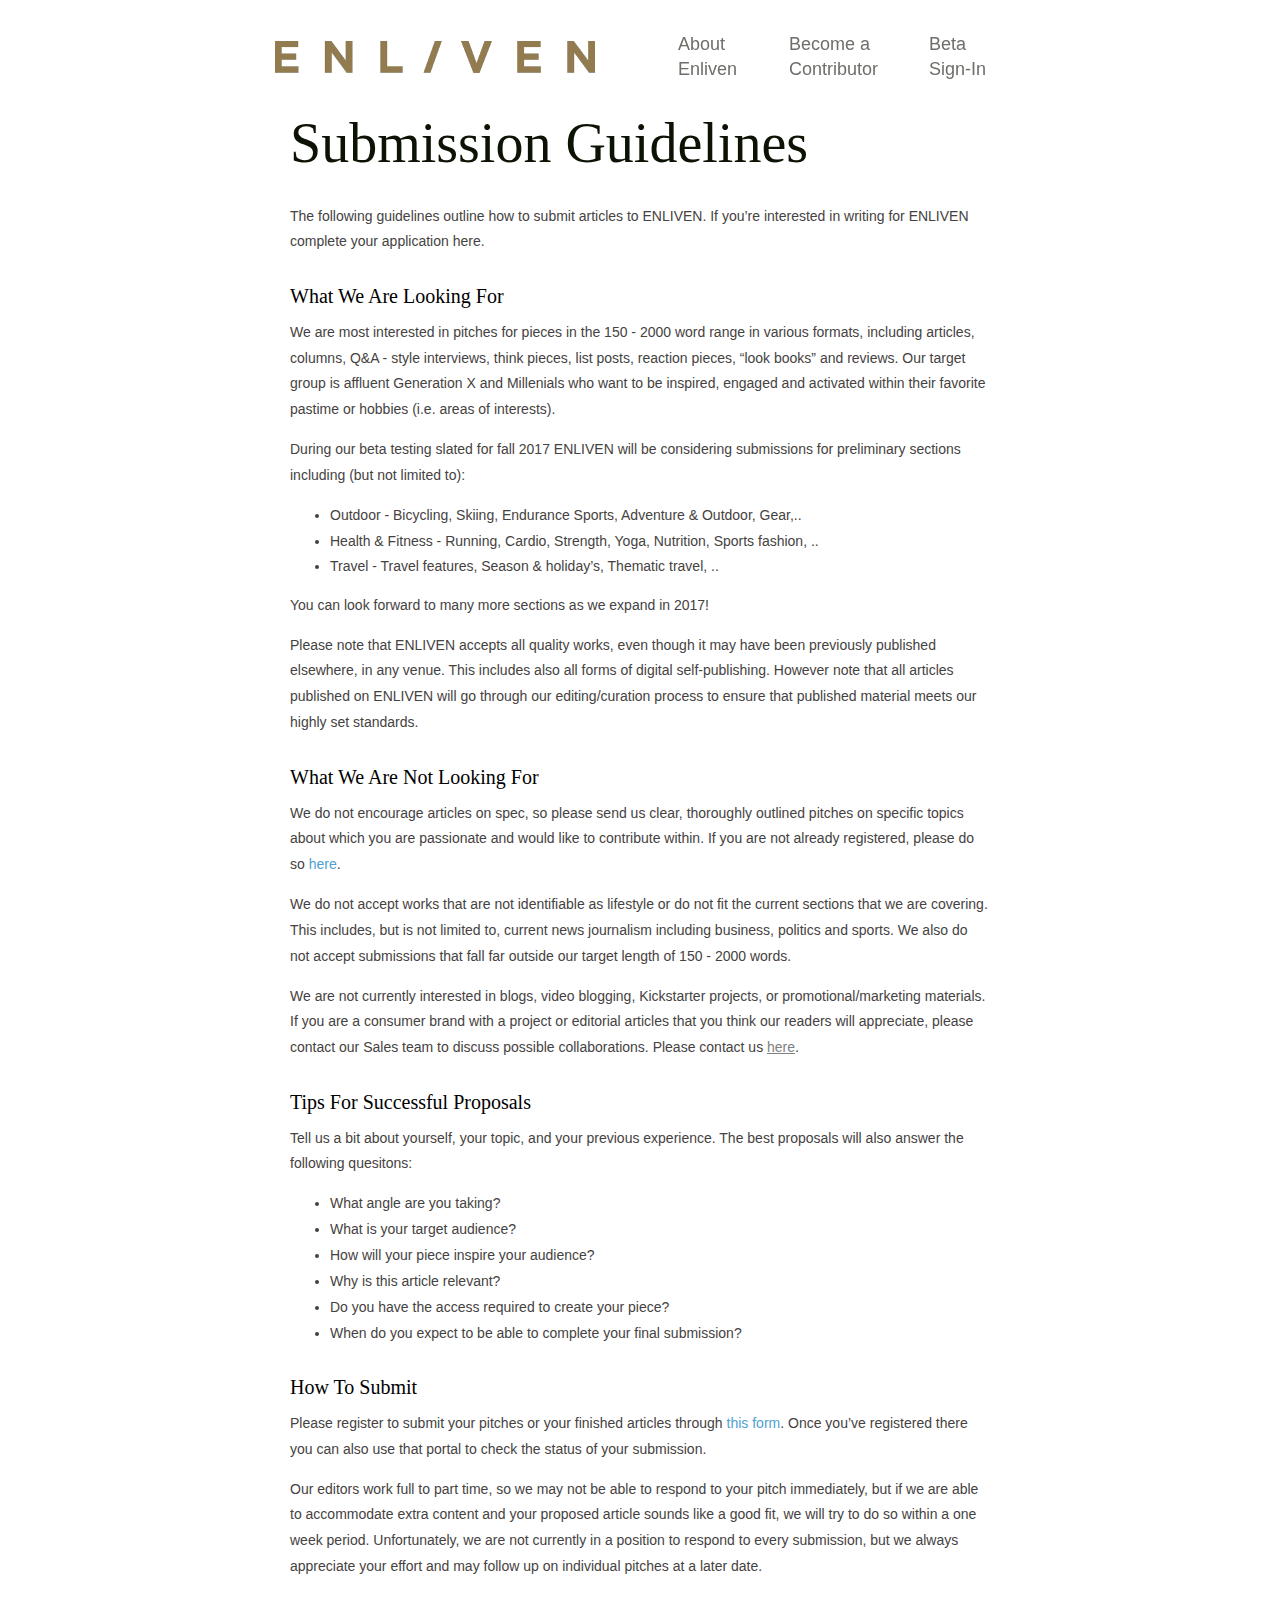
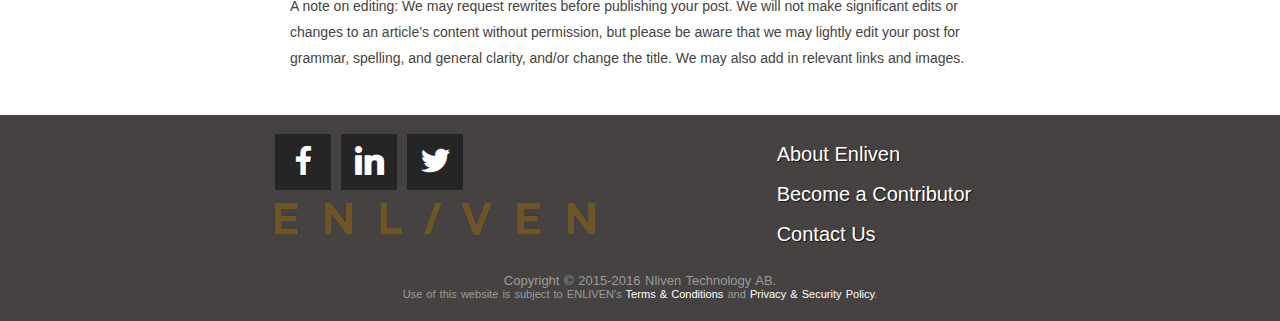
<file: submission-guidelines/index.html>
<!DOCTYPE html><html lang="en" class="no-js"><head><meta charset="utf-8"><meta name="viewport" content="width=device-width,initial-scale=1"><meta http-equiv="X-UA-Compatible" content="IE=edge"><title>ENLIVEN &ndash; Submission Guidelines</title><meta property="og:type" content="website"><meta property="og:url" content="https://www.enliven.co"><meta name="twitter:site" content="@Enliven"><meta property="og:site_name" content="ENLIVEN – Submission Guidelines"><meta property="og:title" content="ENLIVEN – Submission Guidelines"><meta property="twitter:card" content="summary"><meta property="twitter:title" content="ENLIVEN – Submission Guidelines"><meta name="description" content="ENLIVEN is a personalized lifestyle “magazine” where you can follow or save your favourite topics and styles. Share and interact with your favorite lifestyle writers, photographers, and columnists that challenge and inspire you."><meta property="og:description" content="ENLIVEN is a personalized lifestyle “magazine” where you can follow or save your favourite topics and styles. Share and interact with your favorite lifestyle writers, photographers, and columnists that challenge and inspire you."><meta property="twitter:description" content="ENLIVEN is a personalized lifestyle “magazine” where you can follow or save your favourite topics and styles. Share and interact with your favorite lifestyle writers, photographers, and columnists that challenge and inspire you."><link rel="apple-touch-icon" href="/logo-52a3cb.png"><link rel="shortcut icon" href="/favicon.ico" type="image/x-icon"><meta property="og:image" content="/images/logo-52a3cb.png"><meta property="twitter:image" content="/images/logo-52a3cb.png"><meta name="apple-mobile-web-app-capable" content="yes"><meta name="HandheldFriendly" content="true"><meta name="MobileOptimized" content="width"><link href="//style.enliven.co" rel="dns-prefetch"><link href="//piwik.enliven.co" rel="dns-prefetch"><link href="//cms-embed.enliven.co" rel="dns-prefetch"><link href="//cms.enliven.co" rel="dns-prefetch"><link href="//www.enliven.co" rel="dns-prefetch"><link href="//www.google-analytics.com" rel="dns-prefetch"><link href="//s3.amazonaws.com" rel="dns-prefetch"><link rel="stylesheet" href="/styles/main-96703f64bf.css"><script src="/scripts/vendor/modernizr-272916a077.js"></script></head><body class="page submission-guidelines"><!--[if lt IE 10]>
  <p class="browserupgrade">You are using an <strong>outdated</strong> browser. Please <a href="http://browsehappy.com/">upgrade your browser</a> to improve your experience.</p>
<![endif]--><section id="ext_menu-0" class="mbr-navbar mbr-navbar-freeze mbr-navbar-absolute mbr-navbar-sticky mbr-navbar-auto-collapse top"><nav class="mbr-navbar-section mbr-section navbar navbar-default"><div class="mbr-section-container"><div class="mbr-navbar-container navbar-header container"><div class="mbr-navbar-column mbr-navbar-column-s mbr-navbar-brand"><span class="mbr-navbar-brand-link mbr-brand mbr-brand-inline"><span class="mbr-brand-logo"><a href="/"><img src="/images/enliven-logo.png" alt="Enliven" class="mbr-navbar-brand-img mbr-brand-img"></a></span></span></div><div class="mbr-navbar-hamburger mbr-hamburger"><span class="mbr-hamburger-line"></span></div><div class="mbr-navbar-column mbr-navbar-menu"><nav class="mbr-navbar-menu-box mbr-navbar-menu-box-inline-right"><div class="mbr-navbar-column"><ul class="mbr-navbar-items mbr-navbar-items-right float-left mbr-buttons mbr-buttons-freeze mbr-buttons-right btn-decorator mbr-buttons-active mbr-buttons-only-links nav navbar-nav navbar-right"><li class="mbr-navbar-item"><a href="/about" class="mbr-buttons-link text-black about-link">About Enliven</a></li><li class="mbr-navbar-item"><a href="/become-a-contributor" class="mbr-buttons-link text-black become-link"><span class="text-nowrap">Become a</span> Contributor</a></li><li class="mbr-navbar-item"><a href="/contributor-faq" class="mbr-buttons-link text-black hidden-md hidden-lg">Contributor FAQ</a></li><li class="mbr-navbar-item"><a href="/submission-guidelines" class="mbr-buttons-link text-black hidden-md hidden-lg active">Submission Guidelines</a></li><li class="mbr-navbar-item"><a href="/contributor-application-form" class="mbr-buttons-link text-black hidden-md hidden-lg">Contributor Application Form</a></li><li class="mbr-navbar-item"><a href="/join-enliven" class="mbr-buttons-link text-black hidden-md hidden-lg">Join ENLIVEN</a></li><li class="mbr-navbar-item"><a href="//cms.enliven.co/" class="mbr-buttons-link text-black beta-link">Beta <span class="text-nowrap">Sign-In</span></a></li><li class="mbr-navbar-item"><a href="/contact" class="mbr-buttons-link text-black hidden-md hidden-lg">Contact</a></li></ul></div></nav></div></div></div></nav></section><section class="teco"><div class="container"><h1 id="submission-guidelines">Submission Guidelines</h1><p id="overview">The following guidelines outline how to submit articles to ENLIVEN. If you’re interested in writing for ENLIVEN complete your application here.</p><h2 id="what-we-are-looking-for">What We Are Looking For</h2><p>We are most interested in pitches for pieces in the 150 - 2000 word range in various formats, including articles, columns, Q&amp;A - style interviews, think pieces, list posts, reaction pieces, “look books” and reviews. Our target group is affluent Generation X and Millenials who want to be inspired, engaged and activated within their favorite pastime or hobbies (i.e. areas of interests).</p><p>During our beta testing slated for fall 2017 ENLIVEN will be considering submissions for preliminary sections including (but not limited to):</p><ul><li>Outdoor - Bicycling, Skiing, Endurance Sports, Adventure &amp; Outdoor, Gear,..</li><li>Health &amp; Fitness - Running, Cardio, Strength, Yoga, Nutrition, Sports fashion, ..</li><li>Travel - Travel features, Season &amp; holiday’s, Thematic travel, ..</li></ul><p>You can look forward to many more sections as we expand in 2017!</p><p>Please note that ENLIVEN accepts all quality works, even though it may have been previously published elsewhere, in any venue. This includes also all forms of digital self-publishing. However note that all articles published on ENLIVEN will go through our editing/curation process to ensure that published material meets our highly set standards.</p><h2 id="what-we-are-not-looking-for">What We Are Not Looking For</h2><p>We do not encourage articles on spec, so please send us clear, thoroughly outlined pitches on specific topics about which you are passionate and would like to contribute within. If you are not already registered, please do so <a href="/contributor-application-form">here</a>.</p><p>We do not accept works that are not identifiable as lifestyle or do not fit the current sections that we are covering. This includes, but is not limited to, current news journalism including business, politics and sports. We also do not accept submissions that fall far outside our target length of 150 - 2000 words.</p><p>We are not currently interested in blogs, video blogging, Kickstarter projects, or promotional/marketing materials. If you are a consumer brand with a project or editorial articles that you think our readers will appreciate, please contact our Sales team to discuss possible collaborations. Please contact us <a class="agrey" href="/contact">here</a>.</p><h2 id="tips-for-successful-proposals">Tips For Successful Proposals</h2><p>Tell us a bit about yourself, your topic, and your previous experience. The best proposals will also answer the following quesitons:</p><ul><li>What angle are you taking?</li><li>What is your target audience?</li><li>How will your piece inspire your audience?</li><li>Why is this article relevant?</li><li>Do you have the access required to create your piece?</li><li>When do you expect to be able to complete your final submission?</li></ul><h2 id="how-to-submit">How To Submit</h2><p>Please register to submit your pitches or your finished articles through <a href="/contributor-application-form">this form</a>. Once you’ve registered there you can also use that portal to check the status of your submission.</p><p>Our editors work full to part time, so we may not be able to respond to your pitch immediately, but if we are able to accommodate extra content and your proposed article sounds like a good fit, we will try to do so within a one week period. Unfortunately, we are not currently in a position to respond to every submission, but we always appreciate your effort and may follow up on individual pitches at a later date.</p><p>A note on editing: We may request rewrites before publishing your post. We will not make significant edits or changes to an article’s content without permission, but please be aware that we may lightly edit your post for grammar, spelling, and general clarity, and/or change the title. We may also add in relevant links and images.</p></div></section><footer id="section6" class="section footer"><div id="custom-html-226"><section id="social-buttons1-10" class="mbr-section mbr-section-relative mbr-section-fixed-size"><div class="mbr-section-container container"><div class="row"><div class="col-sm-8"><div class="row"><div class="mbr-social-icons"><div data-counters="false" class="mbr-social-likes social-likes_style-2"><div title="Share link on Facebook" class="mbr-social-icons-icon social-likes-icon facebook socicon-bg-facebook"><a href="https://www.facebook.com/Enlivenmagazine/" target="_blank" class="socicon socicon-facebook"></a></div><div title="Share link on Google+" class="mbr-social-icons-icon social-likes-icon plusone socicon-bg-linkedin"><i href="#" target="_blank" class="socicon socicon-linkedin"></i></div><div title="Share link on Twitter" class="mbr-social-icons-icon social-likes-icon twitter socicon-bg-twitter"><i href="#" target="_blank" class="socicon socicon-twitter"></i></div></div></div></div><div class="mbr-contacts mbr-contacts--wysiwyg row"><div><a href="/"><img src="/images/enliven-logo-footer.png" class="mbr-contacts-img mbr-contacts-img--left"></a></div></div></div><div class="col-sm-4"><ul class="mbr-contacts-list"><li><a href="/about" class="mbr-contacts-link text-gray">About Enliven</a></li><li><a href="/become-a-contributor" class="mbr-contacts-link text-gray"><span class="text-nowrap">Become a</span> Contributor</a></li><li><a href="/contact" class="mbr-contacts-link text-gray">Contact Us</a></li></ul></div></div></div></section></div></footer><footer class="mbr-section mbr-section--relative mbr-section--fixed-size"><div class="mbr-section-container container"><div class="mbr-footer mbr-footer--wysiwyg"><p class="mbr-footer-copyright text-center">Copyright &copy; 2015-2016 Nliven Technology AB.</p><p class="mbr-footer-copyright text-center"><small>Use of this website is subject to ENLIVEN's <a href="/terms-conditions">Terms &amp; Conditions</a> and <a href="/privacy-security">Privacy &amp; Security Policy</a>.</small></p></div></div></footer><!-- Google Analytics --><script>(function(b, o, i, l, e, r) {
    b.GoogleAnalyticsObject = l;
    b[l] || (b[l] =
      function() {
        (b[l].q = b[l].q || []).push(arguments)
      });
    b[l].l = +new Date;
    e = o.createElement(i);
    r = o.getElementsByTagName(i)[0];
    e.src = '//www.google-analytics.com/analytics.js';
    r.parentNode.insertBefore(e, r)
  }(window, document, 'script', 'ga'));
  ga('create', 'UA-72026616-1');
  ga('send', 'pageview');</script><!-- End Google Analytics Code --><!-- Piwik --><script type="text/javascript">var _paq = _paq || [];
  _paq.push(["setDomains", ["*.www.enliven.co"]]);
  _paq.push(['trackPageView']);
  _paq.push(['enableLinkTracking']);
  (function() {
    var u="//piwik.enliven.co/";
    _paq.push(['setTrackerUrl', u+'piwik.php']);
    _paq.push(['setSiteId', 1]);
    var d=document, g=d.createElement('script'), s=d.getElementsByTagName('script')[0];
    g.type='text/javascript'; g.async=true; g.defer=true; g.src=u+'piwik.js'; s.parentNode.insertBefore(g,s);
  })();</script><noscript><p><img src="//piwik.enliven.co/piwik.php?idsite=1" style="border:0" alt=""></p></noscript><!-- End Piwik Code --><script src="/scripts/vendor-3f0e1a65cd.js"></script><script src="/scripts/plugins-2d089c7f19.js"></script><script src="/scripts/main-6ea86807e6.js"></script></body></html>
</file>
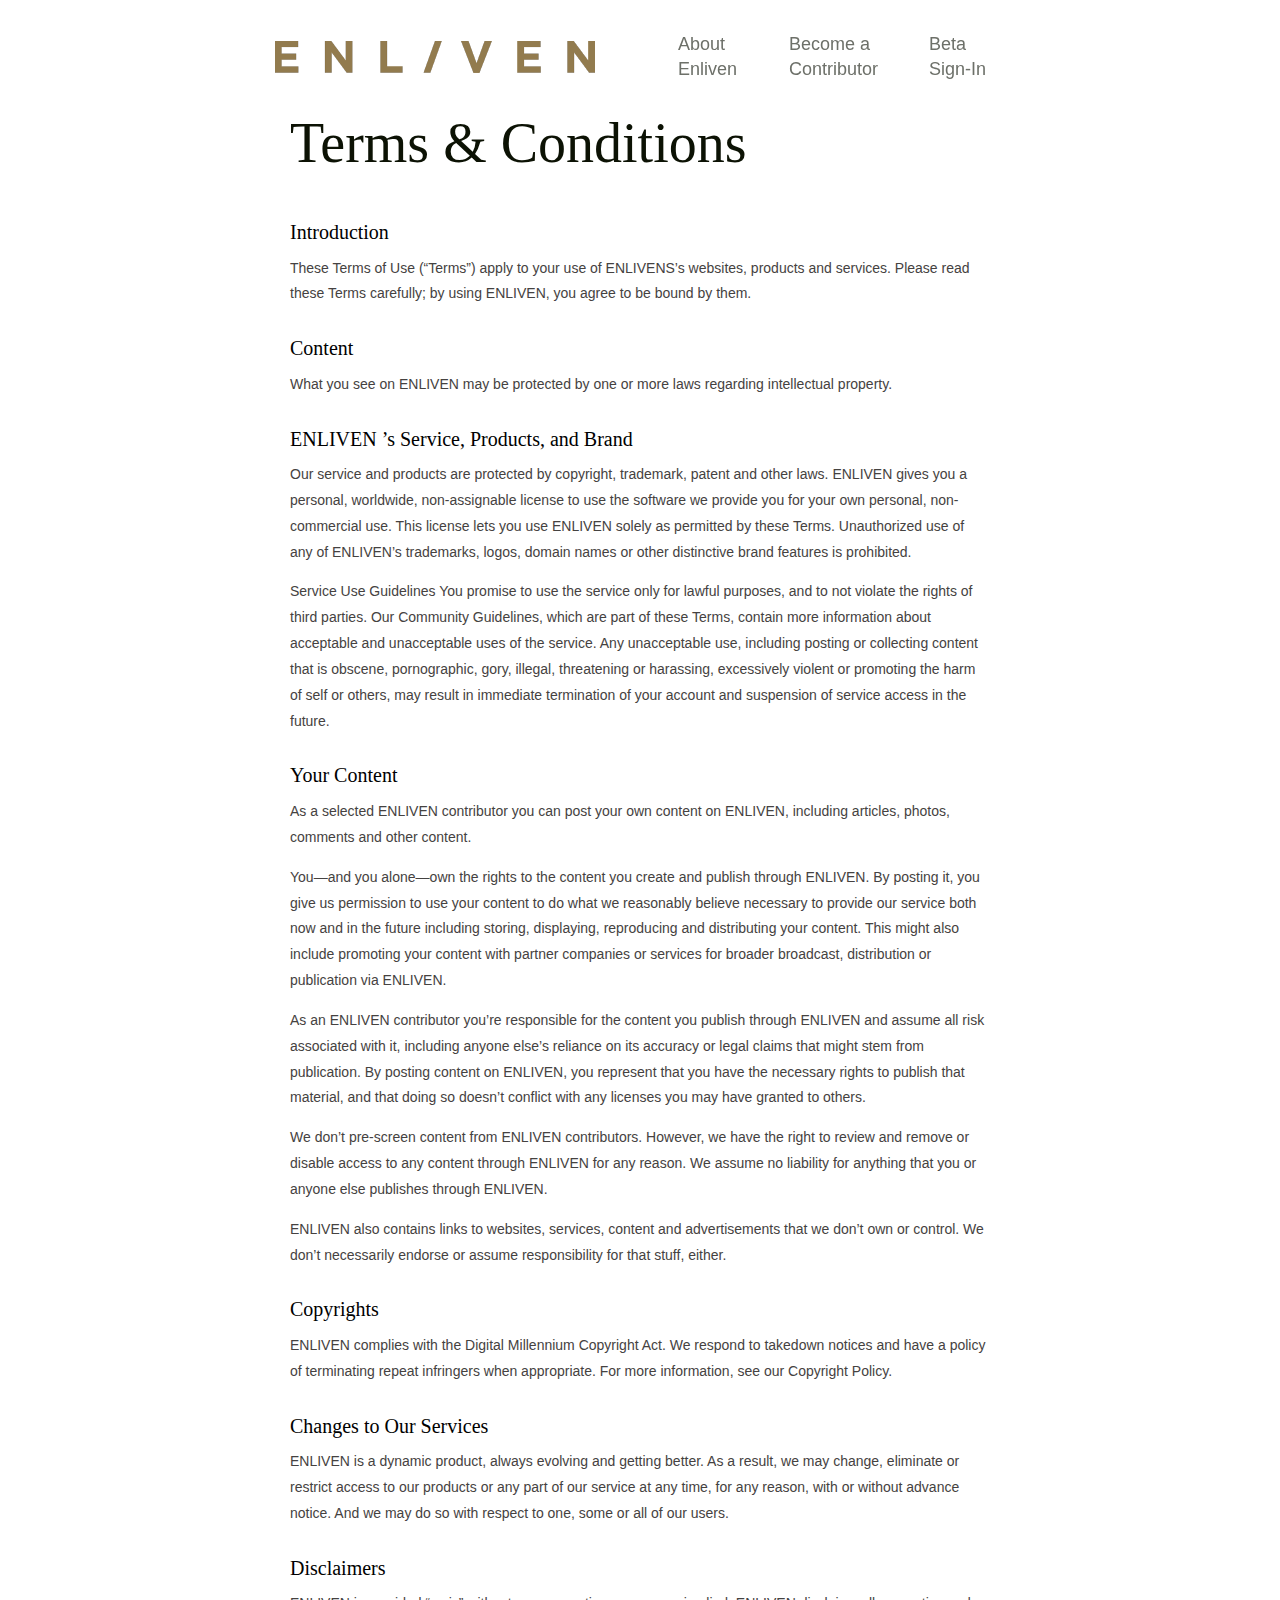
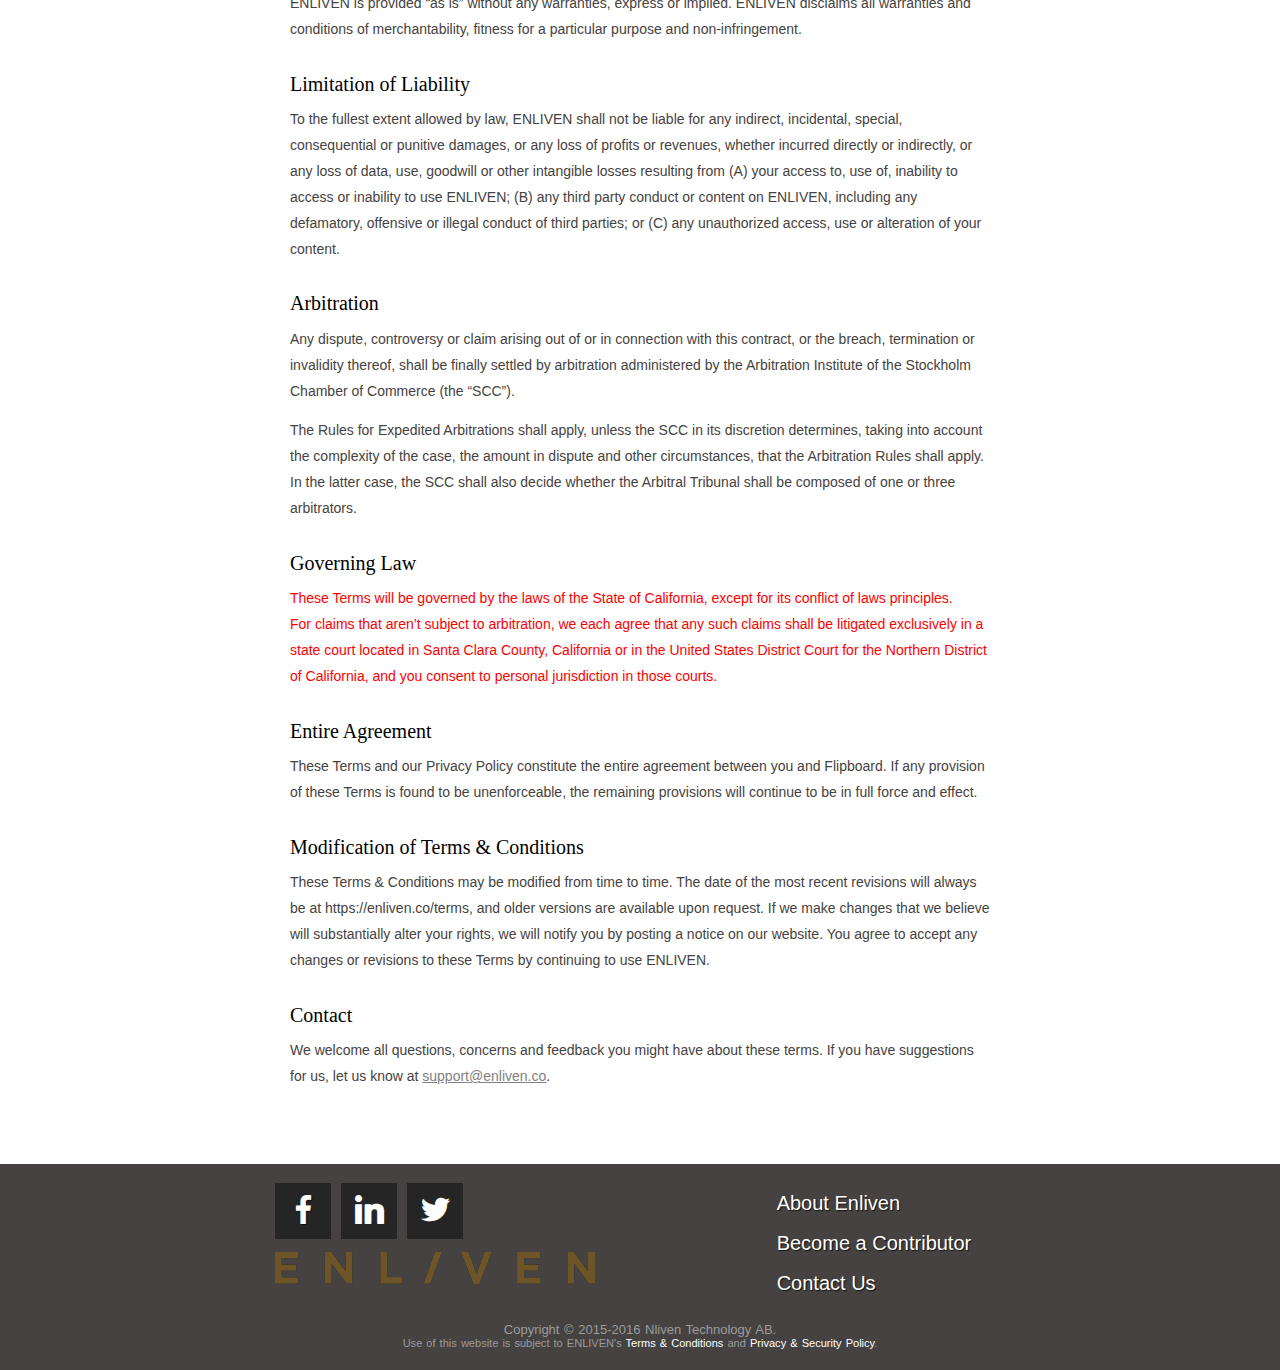
<file: terms-conditions/index.html>
<!DOCTYPE html><html lang="en" class="no-js"><head><meta charset="utf-8"><meta name="viewport" content="width=device-width,initial-scale=1"><meta http-equiv="X-UA-Compatible" content="IE=edge"><title>ENLIVEN &ndash; Terms and Conditions</title><meta property="og:type" content="website"><meta property="og:url" content="https://www.enliven.co"><meta name="twitter:site" content="@Enliven"><meta property="og:site_name" content="ENLIVEN – Terms and Conditions"><meta property="og:title" content="ENLIVEN – Terms and Conditions"><meta property="twitter:card" content="summary"><meta property="twitter:title" content="ENLIVEN – Terms and Conditions"><meta name="description" content="ENLIVEN is a personalized lifestyle “magazine” where you can follow or save your favourite topics and styles. Share and interact with your favorite lifestyle writers, photographers, and columnists that challenge and inspire you."><meta property="og:description" content="ENLIVEN is a personalized lifestyle “magazine” where you can follow or save your favourite topics and styles. Share and interact with your favorite lifestyle writers, photographers, and columnists that challenge and inspire you."><meta property="twitter:description" content="ENLIVEN is a personalized lifestyle “magazine” where you can follow or save your favourite topics and styles. Share and interact with your favorite lifestyle writers, photographers, and columnists that challenge and inspire you."><link rel="apple-touch-icon" href="/logo-52a3cb.png"><link rel="shortcut icon" href="/favicon.ico" type="image/x-icon"><meta property="og:image" content="/images/logo-52a3cb.png"><meta property="twitter:image" content="/images/logo-52a3cb.png"><meta name="apple-mobile-web-app-capable" content="yes"><meta name="HandheldFriendly" content="true"><meta name="MobileOptimized" content="width"><link href="//style.enliven.co" rel="dns-prefetch"><link href="//piwik.enliven.co" rel="dns-prefetch"><link href="//cms-embed.enliven.co" rel="dns-prefetch"><link href="//cms.enliven.co" rel="dns-prefetch"><link href="//www.enliven.co" rel="dns-prefetch"><link href="//www.google-analytics.com" rel="dns-prefetch"><link href="//s3.amazonaws.com" rel="dns-prefetch"><link rel="stylesheet" href="/styles/main-96703f64bf.css"><script src="/scripts/vendor/modernizr-272916a077.js"></script></head><body class="page terms-conditions"><!--[if lt IE 10]>
  <p class="browserupgrade">You are using an <strong>outdated</strong> browser. Please <a href="http://browsehappy.com/">upgrade your browser</a> to improve your experience.</p>
<![endif]--><section id="ext_menu-0" class="mbr-navbar mbr-navbar-freeze mbr-navbar-absolute mbr-navbar-sticky mbr-navbar-auto-collapse top"><nav class="mbr-navbar-section mbr-section navbar navbar-default"><div class="mbr-section-container"><div class="mbr-navbar-container navbar-header container"><div class="mbr-navbar-column mbr-navbar-column-s mbr-navbar-brand"><span class="mbr-navbar-brand-link mbr-brand mbr-brand-inline"><span class="mbr-brand-logo"><a href="/"><img src="/images/enliven-logo.png" alt="Enliven" class="mbr-navbar-brand-img mbr-brand-img"></a></span></span></div><div class="mbr-navbar-hamburger mbr-hamburger"><span class="mbr-hamburger-line"></span></div><div class="mbr-navbar-column mbr-navbar-menu"><nav class="mbr-navbar-menu-box mbr-navbar-menu-box-inline-right"><div class="mbr-navbar-column"><ul class="mbr-navbar-items mbr-navbar-items-right float-left mbr-buttons mbr-buttons-freeze mbr-buttons-right btn-decorator mbr-buttons-active mbr-buttons-only-links nav navbar-nav navbar-right"><li class="mbr-navbar-item"><a href="/about" class="mbr-buttons-link text-black about-link">About Enliven</a></li><li class="mbr-navbar-item"><a href="/become-a-contributor" class="mbr-buttons-link text-black become-link"><span class="text-nowrap">Become a</span> Contributor</a></li><li class="mbr-navbar-item"><a href="/contributor-faq" class="mbr-buttons-link text-black hidden-md hidden-lg">Contributor FAQ</a></li><li class="mbr-navbar-item"><a href="/submission-guidelines" class="mbr-buttons-link text-black hidden-md hidden-lg">Submission Guidelines</a></li><li class="mbr-navbar-item"><a href="/contributor-application-form" class="mbr-buttons-link text-black hidden-md hidden-lg">Contributor Application Form</a></li><li class="mbr-navbar-item"><a href="/join-enliven" class="mbr-buttons-link text-black hidden-md hidden-lg">Join ENLIVEN</a></li><li class="mbr-navbar-item"><a href="//cms.enliven.co/" class="mbr-buttons-link text-black beta-link">Beta <span class="text-nowrap">Sign-In</span></a></li><li class="mbr-navbar-item"><a href="/contact" class="mbr-buttons-link text-black hidden-md hidden-lg">Contact</a></li></ul></div></nav></div></div></div></nav></section><section class="teco"><div class="container"><h1 id="terms-conditions">Terms &amp; Conditions</h1><h2 id="introduction">Introduction</h2><p>These Terms of Use (“Terms”) apply to your use of ENLIVENS’s websites, products and services. Please read these Terms carefully; by using ENLIVEN, you agree to be bound by them.</p><h2 id="content">Content</h2><p>What you see on ENLIVEN may be protected by one or more laws regarding intellectual property.</p><h2 id="enliven-s-service-products-and-brand">ENLIVEN ’s Service, Products, and Brand</h2><p>Our service and products are protected by copyright, trademark, patent and other laws. ENLIVEN gives you a personal, worldwide, non-assignable license to use the software we provide you for your own personal, non-commercial use. This license lets you use ENLIVEN solely as permitted by these Terms. Unauthorized use of any of ENLIVEN’s trademarks, logos, domain names or other distinctive brand features is prohibited.</p><p>Service Use Guidelines You promise to use the service only for lawful purposes, and to not violate the rights of third parties. Our Community Guidelines, which are part of these Terms, contain more information about acceptable and unacceptable uses of the service. Any unacceptable use, including posting or collecting content that is obscene, pornographic, gory, illegal, threatening or harassing, excessively violent or promoting the harm of self or others, may result in immediate termination of your account and suspension of service access in the future.</p><h2 id="your-content">Your Content</h2><p>As a selected ENLIVEN contributor you can post your own content on ENLIVEN, including articles, photos, comments and other content.</p><p>You—and you alone—own the rights to the content you create and publish through ENLIVEN. By posting it, you give us permission to use your content to do what we reasonably believe necessary to provide our service both now and in the future including storing, displaying, reproducing and distributing your content. This might also include promoting your content with partner companies or services for broader broadcast, distribution or publication via ENLIVEN.</p><p>As an ENLIVEN contributor you’re responsible for the content you publish through ENLIVEN and assume all risk associated with it, including anyone else’s reliance on its accuracy or legal claims that might stem from publication. By posting content on ENLIVEN, you represent that you have the necessary rights to publish that material, and that doing so doesn’t conflict with any licenses you may have granted to others.</p><p>We don’t pre-screen content from ENLIVEN contributors. However, we have the right to review and remove or disable access to any content through ENLIVEN for any reason. We assume no liability for anything that you or anyone else publishes through ENLIVEN.</p><p>ENLIVEN also contains links to websites, services, content and advertisements that we don’t own or control. We don’t necessarily endorse or assume responsibility for that stuff, either.</p><h2 id="copyrights">Copyrights</h2><p>ENLIVEN complies with the Digital Millennium Copyright Act. We respond to takedown notices and have a policy of terminating repeat infringers when appropriate. For more information, see our Copyright Policy.</p><h2 id="changes-to-our-services">Changes to Our Services</h2><p>ENLIVEN is a dynamic product, always evolving and getting better. As a result, we may change, eliminate or restrict access to our products or any part of our service at any time, for any reason, with or without advance notice. And we may do so with respect to one, some or all of our users.</p><h2 id="disclaimers">Disclaimers</h2><p>ENLIVEN is provided “as is” without any warranties, express or implied. ENLIVEN disclaims all warranties and conditions of merchantability, fitness for a particular purpose and non-infringement.</p><h2 id="limitation-of-liability">Limitation of Liability</h2><p>To the fullest extent allowed by law, ENLIVEN shall not be liable for any indirect, incidental, special, consequential or punitive damages, or any loss of profits or revenues, whether incurred directly or indirectly, or any loss of data, use, goodwill or other intangible losses resulting from (A) your access to, use of, inability to access or inability to use ENLIVEN; (B) any third party conduct or content on ENLIVEN, including any defamatory, offensive or illegal conduct of third parties; or (C) any unauthorized access, use or alteration of your content.</p><h2 id="arbitration">Arbitration</h2><p>Any dispute, controversy or claim arising out of or in connection with this contract, or the breach, termination or invalidity thereof, shall be finally settled by arbitration administered by the Arbitration Institute of the Stockholm Chamber of Commerce (the “SCC”).</p><p>The Rules for Expedited Arbitrations shall apply, unless the SCC in its discretion determines, taking into account the complexity of the case, the amount in dispute and other circumstances, that the Arbitration Rules shall apply. In the latter case, the SCC shall also decide whether the Arbitral Tribunal shall be composed of one or three arbitrators.</p><h2 id="governing-law">Governing Law</h2><p style="color:red">These Terms will be governed by the laws of the State of California, except for its conflict of laws principles.<br>For claims that aren’t subject to arbitration, we each agree that any such claims shall be litigated exclusively in a state court located in Santa Clara County, California or in the United States District Court for the Northern District of California, and you consent to personal jurisdiction in those courts.</p><h2 id="entire-agreement">Entire Agreement</h2><p>These Terms and our Privacy Policy constitute the entire agreement between you and Flipboard. If any provision of these Terms is found to be unenforceable, the remaining provisions will continue to be in full force and effect.</p><h2 id="modification-of-terms-conditions">Modification of Terms &amp; Conditions</h2><p>These Terms &amp; Conditions may be modified from time to time. The date of the most recent revisions will always be at https://enliven.co/terms, and older versions are available upon request. If we make changes that we believe will substantially alter your rights, we will notify you by posting a notice on our website. You agree to accept any changes or revisions to these Terms by continuing to use ENLIVEN.</p><div class="contact1"><h2 id="contact">Contact</h2><p>We welcome all questions, concerns and feedback you might have about these terms. If you have suggestions for us, let us know at <a class="agrey" href="mailto:support@enliven.co">support@enliven.co</a>.</p></div></div></section><footer id="section6" class="section footer"><div id="custom-html-226"><section id="social-buttons1-10" class="mbr-section mbr-section-relative mbr-section-fixed-size"><div class="mbr-section-container container"><div class="row"><div class="col-sm-8"><div class="row"><div class="mbr-social-icons"><div data-counters="false" class="mbr-social-likes social-likes_style-2"><div title="Share link on Facebook" class="mbr-social-icons-icon social-likes-icon facebook socicon-bg-facebook"><a href="https://www.facebook.com/Enlivenmagazine/" target="_blank" class="socicon socicon-facebook"></a></div><div title="Share link on Google+" class="mbr-social-icons-icon social-likes-icon plusone socicon-bg-linkedin"><i href="#" target="_blank" class="socicon socicon-linkedin"></i></div><div title="Share link on Twitter" class="mbr-social-icons-icon social-likes-icon twitter socicon-bg-twitter"><i href="#" target="_blank" class="socicon socicon-twitter"></i></div></div></div></div><div class="mbr-contacts mbr-contacts--wysiwyg row"><div><a href="/"><img src="/images/enliven-logo-footer.png" class="mbr-contacts-img mbr-contacts-img--left"></a></div></div></div><div class="col-sm-4"><ul class="mbr-contacts-list"><li><a href="/about" class="mbr-contacts-link text-gray">About Enliven</a></li><li><a href="/become-a-contributor" class="mbr-contacts-link text-gray"><span class="text-nowrap">Become a</span> Contributor</a></li><li><a href="/contact" class="mbr-contacts-link text-gray">Contact Us</a></li></ul></div></div></div></section></div></footer><footer class="mbr-section mbr-section--relative mbr-section--fixed-size"><div class="mbr-section-container container"><div class="mbr-footer mbr-footer--wysiwyg"><p class="mbr-footer-copyright text-center">Copyright &copy; 2015-2016 Nliven Technology AB.</p><p class="mbr-footer-copyright text-center"><small>Use of this website is subject to ENLIVEN's <a href="/terms-conditions">Terms &amp; Conditions</a> and <a href="/privacy-security">Privacy &amp; Security Policy</a>.</small></p></div></div></footer><!-- Google Analytics --><script>(function(b, o, i, l, e, r) {
    b.GoogleAnalyticsObject = l;
    b[l] || (b[l] =
      function() {
        (b[l].q = b[l].q || []).push(arguments)
      });
    b[l].l = +new Date;
    e = o.createElement(i);
    r = o.getElementsByTagName(i)[0];
    e.src = '//www.google-analytics.com/analytics.js';
    r.parentNode.insertBefore(e, r)
  }(window, document, 'script', 'ga'));
  ga('create', 'UA-72026616-1');
  ga('send', 'pageview');</script><!-- End Google Analytics Code --><!-- Piwik --><script type="text/javascript">var _paq = _paq || [];
  _paq.push(["setDomains", ["*.www.enliven.co"]]);
  _paq.push(['trackPageView']);
  _paq.push(['enableLinkTracking']);
  (function() {
    var u="//piwik.enliven.co/";
    _paq.push(['setTrackerUrl', u+'piwik.php']);
    _paq.push(['setSiteId', 1]);
    var d=document, g=d.createElement('script'), s=d.getElementsByTagName('script')[0];
    g.type='text/javascript'; g.async=true; g.defer=true; g.src=u+'piwik.js'; s.parentNode.insertBefore(g,s);
  })();</script><noscript><p><img src="//piwik.enliven.co/piwik.php?idsite=1" style="border:0" alt=""></p></noscript><!-- End Piwik Code --><script src="/scripts/vendor-3f0e1a65cd.js"></script><script src="/scripts/plugins-2d089c7f19.js"></script><script src="/scripts/main-6ea86807e6.js"></script></body></html>
</file>
